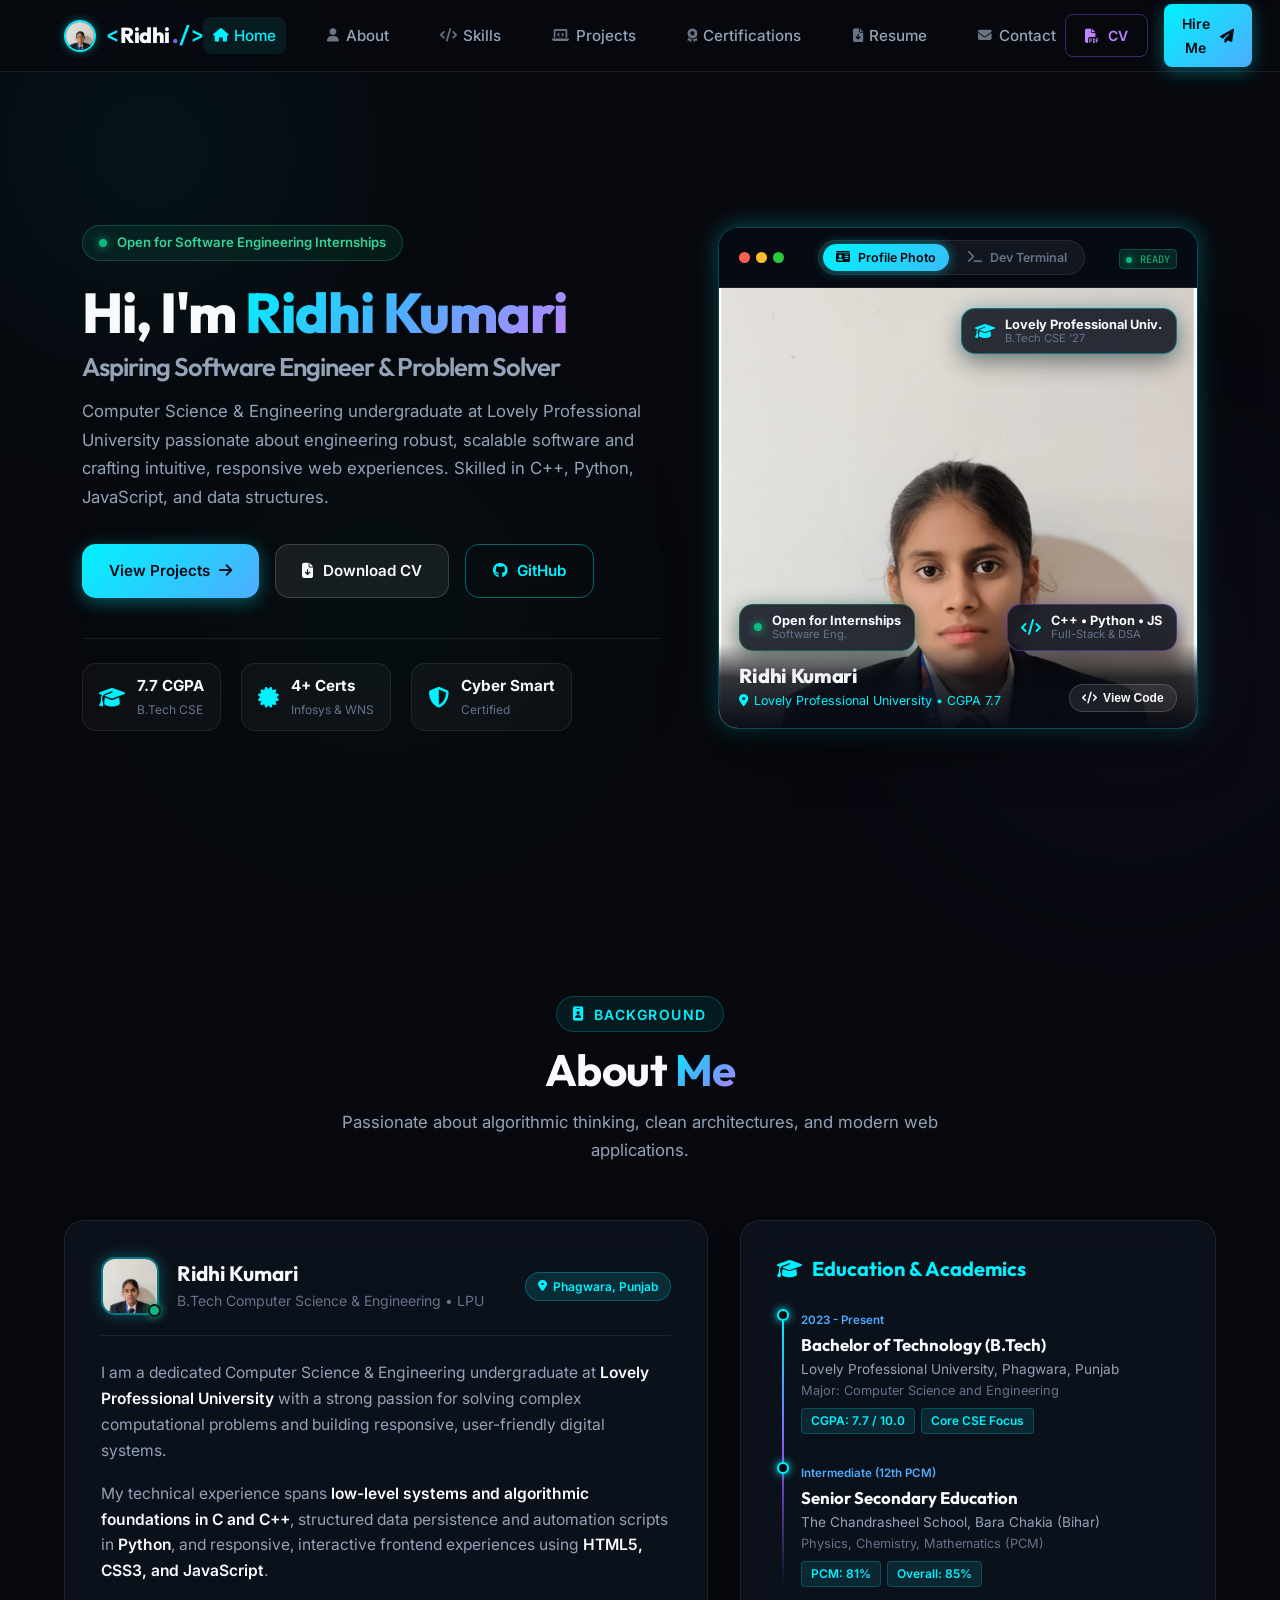
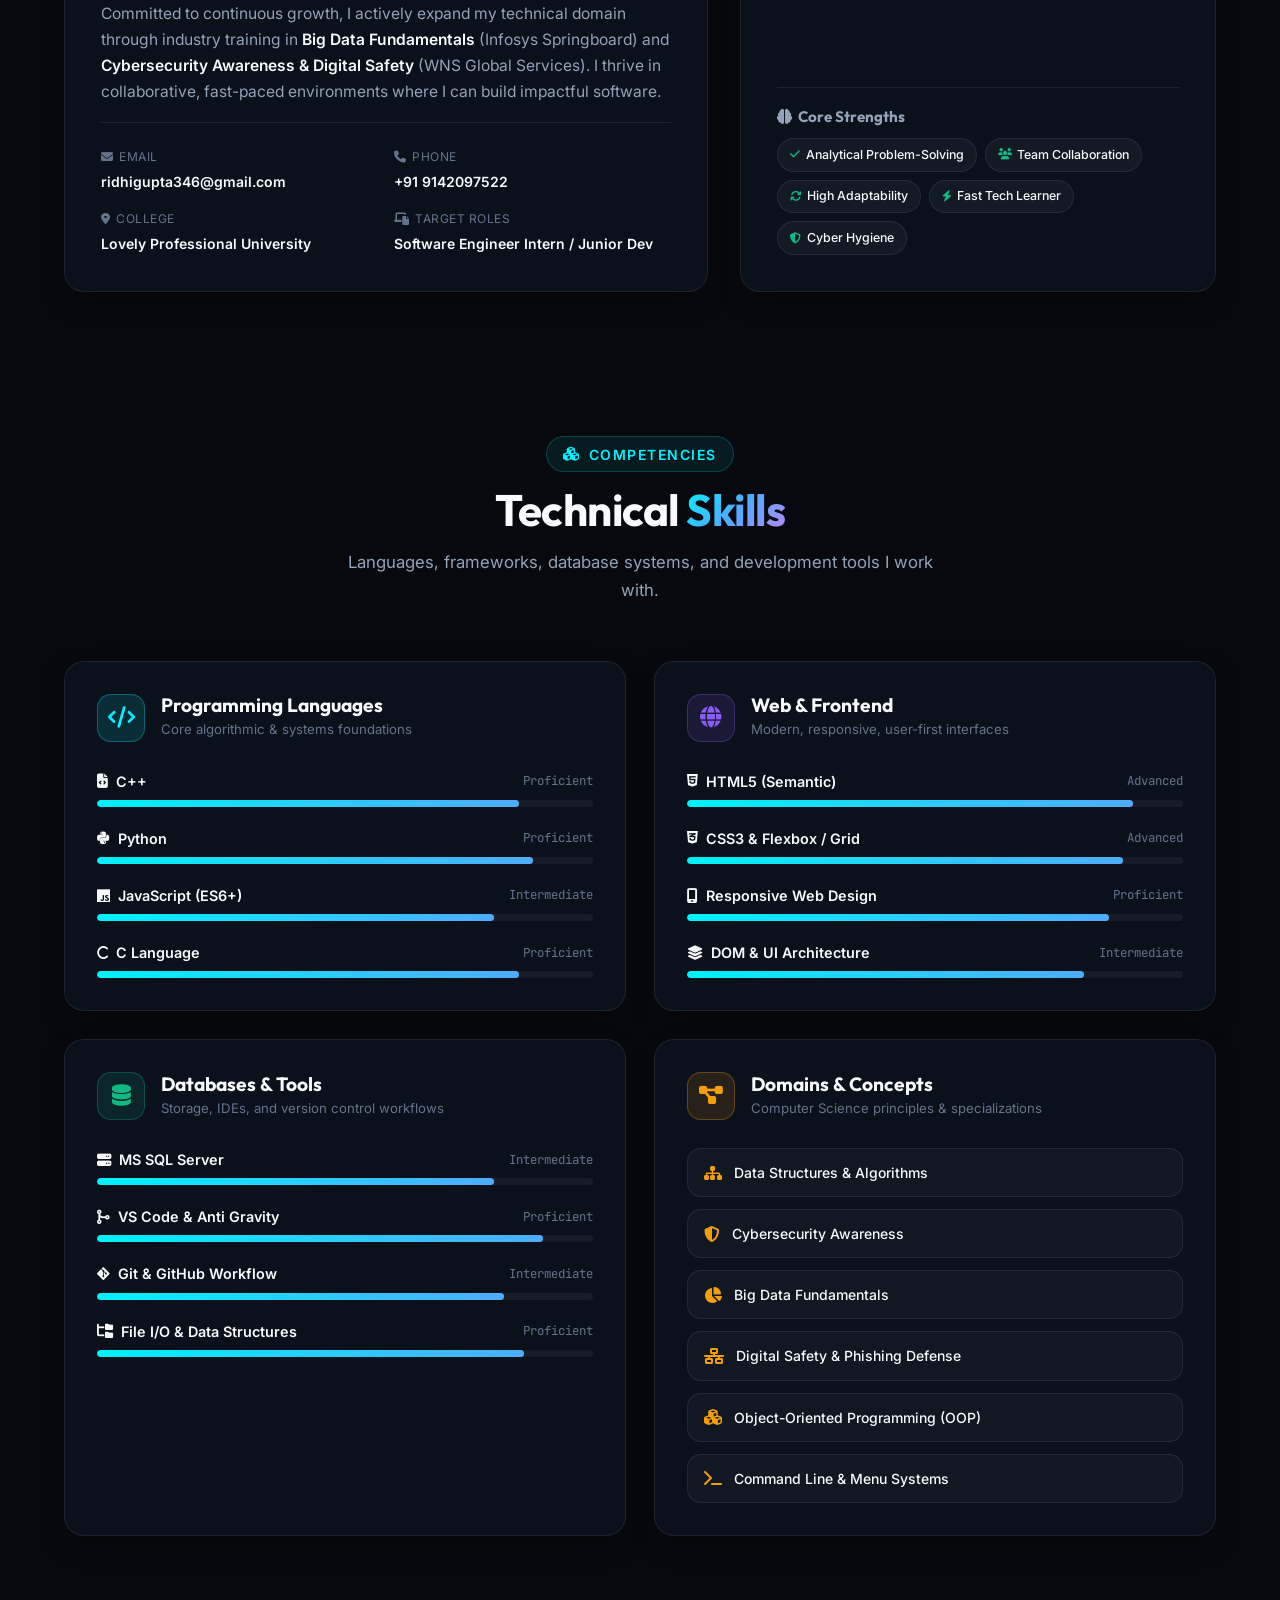
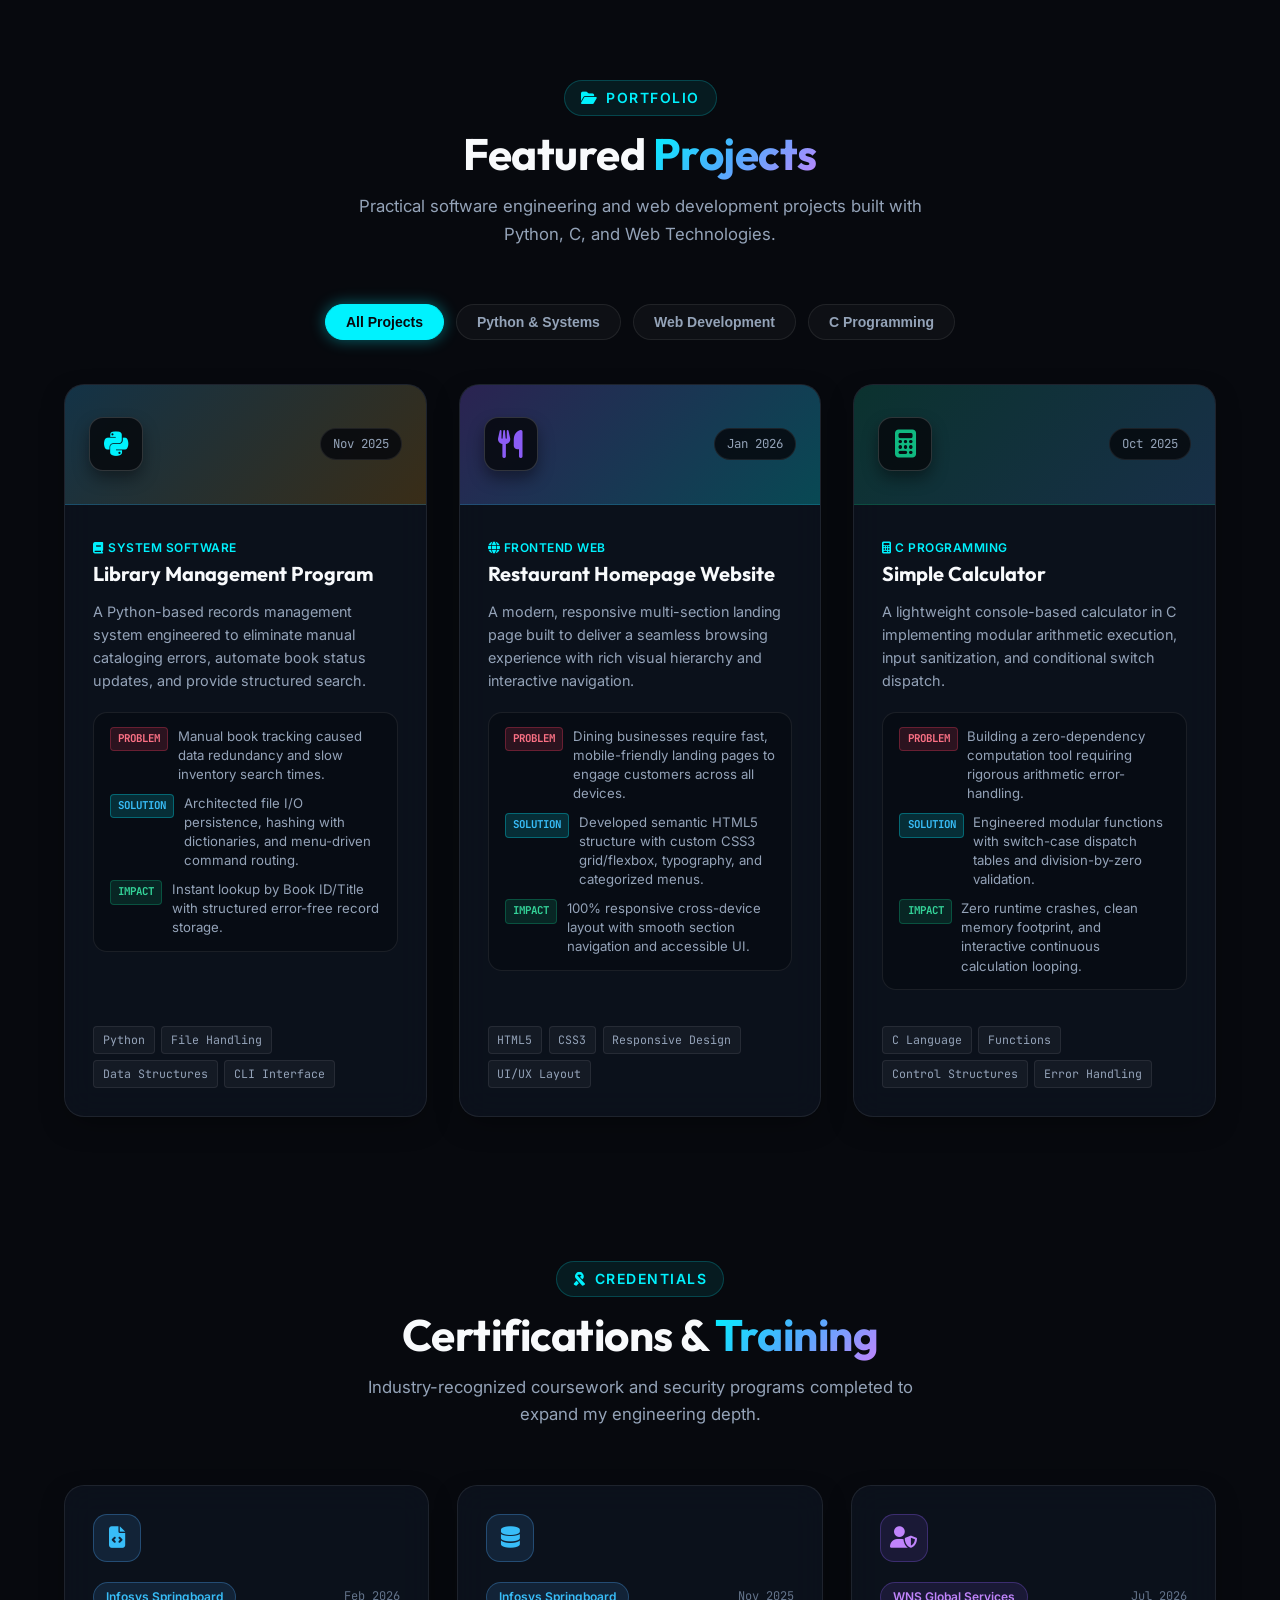
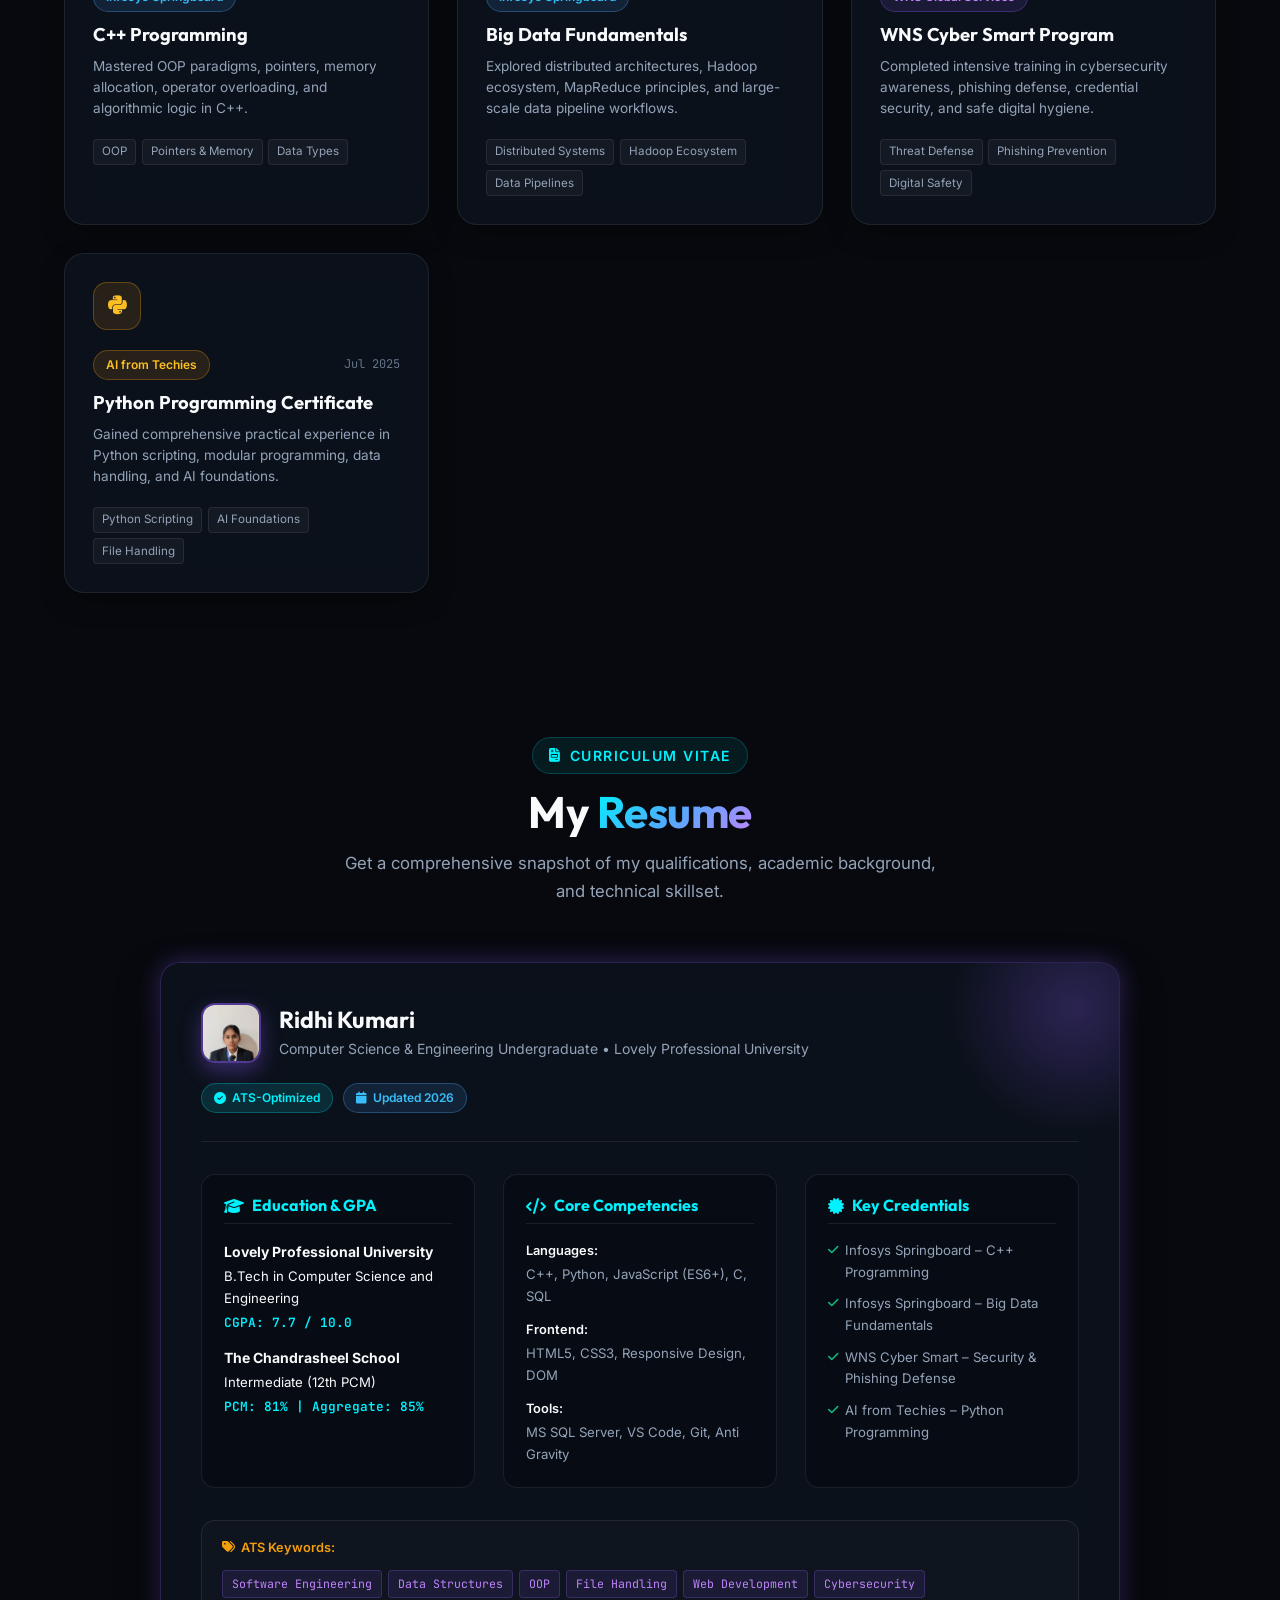
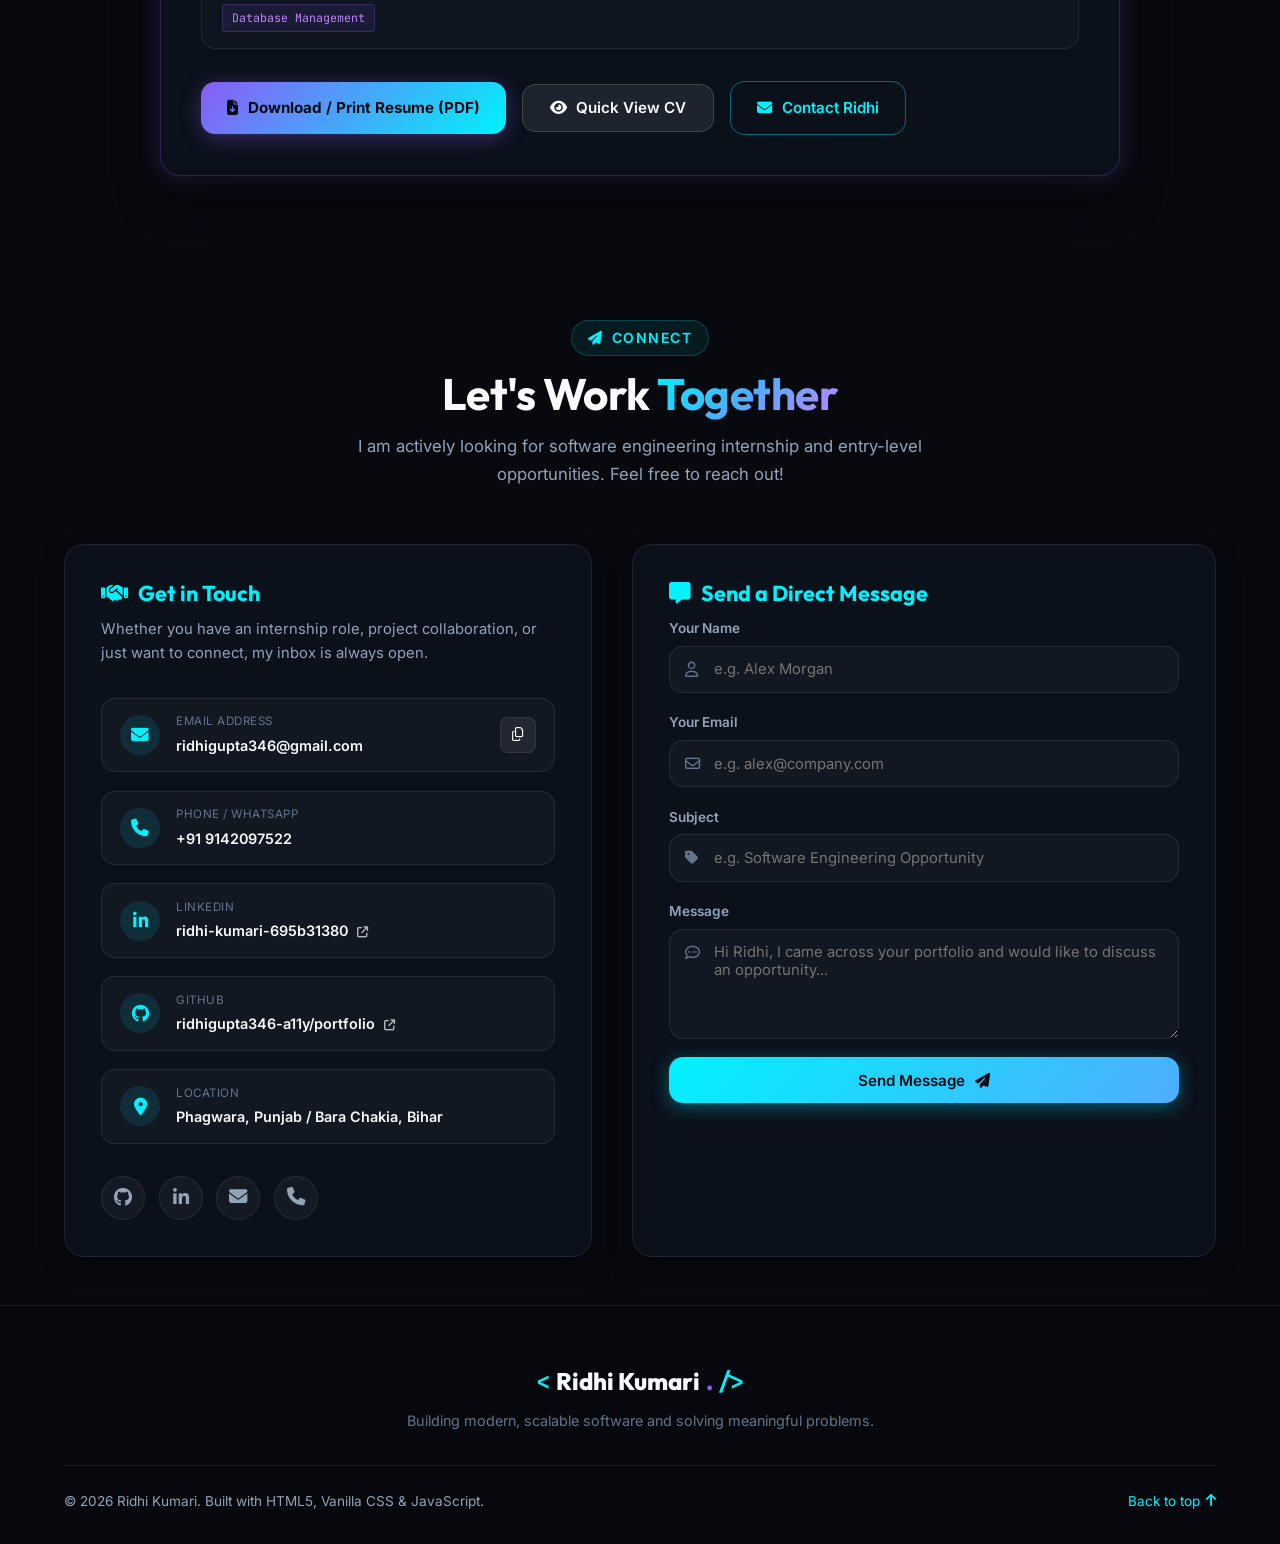
<file: index.html>
<!DOCTYPE html>
<html lang="en">
<head>
  <meta charset="UTF-8" />
  <meta name="viewport" content="width=device-width, initial-scale=1.0" />
  <title>Ridhi Kumari | Software Engineer & CSE Undergraduate</title>
  <meta name="description" content="Portfolio of Ridhi Kumari - Computer Science & Engineering student, Full-Stack Developer, and Problem Solver skilled in C++, Python, JavaScript, and Web Engineering." />
  <meta name="keywords" content="Ridhi Kumari, Software Engineer, Web Developer, CSE Portfolio, C++, Python, JavaScript, Lovely Professional University" />
  <meta name="author" content="Ridhi Kumari" />

  <!-- Open Graph Meta Tags -->
  <meta property="og:title" content="Ridhi Kumari | Software Engineer & CSE Undergraduate" />
  <meta property="og:description" content="Explore projects, skills, and certifications of Ridhi Kumari - Aspiring Software Engineer & Full-Stack Developer." />
  <meta property="og:type" content="website" />
  <meta property="og:url" content="https://github.com/ridhigupta346-a11y/portfolio" />

  <!-- Google Fonts: Inter, Outfit, JetBrains Mono -->
  <link rel="preconnect" href="https://fonts.googleapis.com" />
  <link rel="preconnect" href="https://fonts.gstatic.com" crossorigin />
  <link href="https://fonts.googleapis.com/css2?family=Inter:wght@300;400;500;600;700&family=JetBrains+Mono:wght@400;500;600&family=Outfit:wght@500;600;700;800&display=swap" rel="stylesheet" />

  <!-- Font Awesome Icons for Tech & UI -->
  <link rel="stylesheet" href="https://cdnjs.cloudflare.com/ajax/libs/font-awesome/6.5.1/css/all.min.css" />

  <!-- Main Stylesheet -->
  <link rel="stylesheet" href="styles.css" />
</head>
<body>
  <!-- Ambient Gradient Background Glows -->
  <div class="ambient-glow glow-1"></div>
  <div class="ambient-glow glow-2"></div>
  <div class="ambient-glow glow-3"></div>

  <!-- Header / Navigation -->
  <header class="header" id="header">
    <nav class="nav container">
      <a href="#hero" class="nav-logo">
        <div class="nav-avatar-wrap">
          <img src="ridhi-profile.png" alt="Ridhi Kumari" class="nav-logo-avatar" />
        </div>
        <span class="logo-bracket">&lt;</span>
        <span class="logo-name">Ridhi</span>
        <span class="logo-dot">.</span>
        <span class="logo-bracket">/&gt;</span>
      </a>

      <div class="nav-menu" id="nav-menu">
        <ul class="nav-list">
          <li class="nav-item"><a href="#hero" class="nav-link active"><i class="fa-solid fa-house"></i> Home</a></li>
          <li class="nav-item"><a href="#about" class="nav-link"><i class="fa-solid fa-user"></i> About</a></li>
          <li class="nav-item"><a href="#skills" class="nav-link"><i class="fa-solid fa-code"></i> Skills</a></li>
          <li class="nav-item"><a href="#projects" class="nav-link"><i class="fa-solid fa-laptop-code"></i> Projects</a></li>
          <li class="nav-item"><a href="#certifications" class="nav-link"><i class="fa-solid fa-award"></i> Certifications</a></li>
          <li class="nav-item"><a href="#resume" class="nav-link"><i class="fa-solid fa-file-arrow-down"></i> Resume</a></li>
          <li class="nav-item"><a href="#contact" class="nav-link"><i class="fa-solid fa-envelope"></i> Contact</a></li>
        </ul>
        <div class="nav-close" id="nav-close">
          <i class="fa-solid fa-xmark"></i>
        </div>
      </div>

      <div class="nav-actions">
        <a href="#resume" class="btn btn-sm btn-outline nav-resume-btn">
          <i class="fa-solid fa-file-pdf"></i>
          <span>CV</span>
        </a>
        <a href="#contact" class="btn btn-sm btn-primary header-cta">
          <span>Hire Me</span>
          <i class="fa-solid fa-paper-plane"></i>
        </a>
        <button class="nav-toggle" id="nav-toggle" aria-label="Toggle navigation">
          <i class="fa-solid fa-bars-staggered"></i>
        </button>
      </div>
    </nav>
  </header>

  <main id="main">
    <!-- Hero Section -->
    <section class="hero section" id="hero">
      <div class="container hero-container grid">
        <div class="hero-content">
          <div class="hero-badge animate-fade-in">
            <span class="pulse-dot"></span>
            <span>Open for Software Engineering Internships</span>
          </div>

          <h1 class="hero-title animate-fade-in-up">
            Hi, I'm <span class="gradient-text">Ridhi Kumari</span><br />
            <span class="hero-subtitle">Aspiring Software Engineer & Problem Solver</span>
          </h1>

          <p class="hero-description animate-fade-in-up delay-1">
            Computer Science & Engineering undergraduate at Lovely Professional University passionate about engineering robust, scalable software and crafting intuitive, responsive web experiences. Skilled in C++, Python, JavaScript, and data structures.
          </p>

          <div class="hero-cta-group animate-fade-in-up delay-2">
            <a href="#projects" class="btn btn-primary">
              <span>View Projects</span>
              <i class="fa-solid fa-arrow-right"></i>
            </a>
            <a href="#resume" class="btn btn-secondary">
              <i class="fa-solid fa-file-arrow-down"></i>
              <span>Download CV</span>
            </a>
            <a href="https://github.com/ridhigupta346-a11y/portfolio" target="_blank" rel="noopener noreferrer" class="btn btn-outline">
              <i class="fa-brands fa-github"></i>
              <span>GitHub</span>
            </a>
          </div>

          <!-- Quick Stat Mini-Cards -->
          <div class="hero-stats-strip animate-fade-in-up delay-3">
            <div class="stat-pill">
              <i class="fa-solid fa-graduation-cap"></i>
              <div>
                <strong>7.7 CGPA</strong>
                <span>B.Tech CSE</span>
              </div>
            </div>
            <div class="stat-pill">
              <i class="fa-solid fa-certificate"></i>
              <div>
                <strong>4+ Certs</strong>
                <span>Infosys & WNS</span>
              </div>
            </div>
            <div class="stat-pill">
              <i class="fa-solid fa-shield-halved"></i>
              <div>
                <strong>Cyber Smart</strong>
                <span>Certified</span>
              </div>
            </div>
          </div>
        </div>

        <!-- Hero Interactive Showcase: Profile Photo & Dev Terminal -->
        <div class="hero-visual animate-fade-in-right">
          <div class="hero-showcase-container glass-panel">
            <div class="showcase-header">
              <div class="terminal-dots">
                <span class="dot red"></span>
                <span class="dot yellow"></span>
                <span class="dot green"></span>
              </div>
              <div class="showcase-tabs" role="tablist">
                <button class="showcase-tab-btn active" id="tab-btn-photo" type="button" role="tab" aria-selected="true" aria-controls="tab-content-photo">
                  <i class="fa-solid fa-id-card"></i> Profile Photo
                </button>
                <button class="showcase-tab-btn" id="tab-btn-code" type="button" role="tab" aria-selected="false" aria-controls="tab-content-code">
                  <i class="fa-solid fa-terminal"></i> Dev Terminal
                </button>
              </div>
              <div class="terminal-action">
                <span class="status-indicator"><span class="pulse-dot-sm"></span> READY</span>
              </div>
            </div>

            <!-- Tab 1: Profile Photo Presentation (Active by default) -->
            <div class="showcase-tab-content active" id="tab-content-photo" role="tabpanel">
              <div class="hero-portrait-frame">
                <div class="portrait-glow-halo"></div>
                <img 
                  src="ridhi-profile.png" 
                  alt="Ridhi Kumari - Computer Science & Engineering Undergraduate at Lovely Professional University" 
                  class="hero-portrait-img"
                  fetchpriority="high"
                  width="483"
                  height="822"
                />

                <!-- Floating Badges -->
                <div class="hero-float-badge badge-top-right">
                  <i class="fa-solid fa-graduation-cap"></i>
                  <div>
                    <strong>Lovely Professional Univ.</strong>
                    <span>B.Tech CSE '27</span>
                  </div>
                </div>

                <div class="hero-float-badge badge-bottom-left">
                  <span class="pulse-dot"></span>
                  <div>
                    <strong>Open for Internships</strong>
                    <span>Software Eng.</span>
                  </div>
                </div>

                <div class="hero-float-badge badge-bottom-right">
                  <i class="fa-solid fa-code"></i>
                  <div>
                    <strong>C++ • Python • JS</strong>
                    <span>Full-Stack & DSA</span>
                  </div>
                </div>

                <!-- Bottom Gradient Nameplate -->
                <div class="portrait-bottom-info">
                  <div class="portrait-info-text">
                    <h3 class="portrait-name">Ridhi Kumari</h3>
                    <p class="portrait-subtitle"><i class="fa-solid fa-location-dot"></i> Lovely Professional University • CGPA 7.7</p>
                  </div>
                  <div class="portrait-actions">
                    <button type="button" class="btn-switch-terminal" id="btn-quick-terminal" title="Switch to Dev Terminal">
                      <i class="fa-solid fa-code"></i> <span>View Code</span>
                    </button>
                  </div>
                </div>
              </div>
            </div>

            <!-- Tab 2: Terminal Card -->
            <div class="showcase-tab-content" id="tab-content-code" role="tabpanel">
              <div class="terminal-body">
                <div class="code-line"><span class="code-keyword">class</span> <span class="code-class">SoftwareEngineer</span>:</div>
                <div class="code-line indent-1"><span class="code-keyword">def</span> <span class="code-func">__init__</span>(<span class="code-param">self</span>):</div>
                <div class="code-line indent-2"><span class="code-param">self</span>.name = <span class="code-str">"Ridhi Kumari"</span></div>
                <div class="code-line indent-2"><span class="code-param">self</span>.role = <span class="code-str">"CSE Undergrad & Dev"</span></div>
                <div class="code-line indent-2"><span class="code-param">self</span>.university = <span class="code-str">"Lovely Professional University"</span></div>
                <div class="code-line indent-2"><span class="code-param">self</span>.cgpa = <span class="code-num">7.7</span></div>
                <div class="code-line indent-2"><span class="code-param">self</span>.core_stack = [</div>
                <div class="code-line indent-3"><span class="code-str">"C++"</span>, <span class="code-str">"Python"</span>, <span class="code-str">"JavaScript"</span>, <span class="code-str">"C"</span>, <span class="code-str">"SQL"</span></div>
                <div class="code-line indent-2">]</div>
                <div class="code-line indent-2"><span class="code-param">self</span>.interests = [</div>
                <div class="code-line indent-3"><span class="code-str">"Full-Stack Web"</span>, <span class="code-str">"Data Structures"</span>, <span class="code-str">"Cybersecurity"</span></div>
                <div class="code-line indent-2">]</div>
                <div class="code-line indent-2"><span class="code-param">self</span>.open_for_work = <span class="code-bool">True</span></div>
                <br />
                <div class="code-line indent-1"><span class="code-keyword">def</span> <span class="code-func">get_status</span>(<span class="code-param">self</span>):</div>
                <div class="code-line indent-2"><span class="code-keyword">return</span> <span class="code-str">"Building scalable solutions & ready to make an impact!"</span></div>
                <br />
                <div class="code-line"><span class="code-comment"># Output:</span></div>
                <div class="terminal-output">
                  <span class="terminal-prompt">&gt;&gt;&gt;</span> <span class="typing-text" id="typing-text">Ridhi.get_status()</span>
                </div>
              </div>
            </div>
          </div>
        </div>
      </div>
    </section>

    <!-- About Me Section -->
    <section class="about section" id="about">
      <div class="container">
        <div class="section-header text-center">
          <span class="section-subtitle"><i class="fa-solid fa-id-badge"></i> Background</span>
          <h2 class="section-title">About <span class="gradient-text">Me</span></h2>
          <p class="section-desc">Passionate about algorithmic thinking, clean architectures, and modern web applications.</p>
        </div>

        <div class="about-container grid">
          <!-- About Text Story -->
          <div class="about-card glass-panel">
            <div class="about-header-highlight">
              <div class="about-avatar-wrapper">
                <div class="about-avatar-img-wrap">
                  <img src="ridhi-profile.png" alt="Ridhi Kumari" class="about-avatar-img" loading="lazy" />
                  <span class="avatar-status-badge" title="Open to Opportunities"></span>
                </div>
                <div>
                  <h3 class="about-name">Ridhi Kumari</h3>
                  <p class="about-tagline">B.Tech Computer Science & Engineering • LPU</p>
                </div>
              </div>
              <span class="badge badge-accent"><i class="fa-solid fa-location-dot"></i> Phagwara, Punjab</span>
            </div>

            <div class="about-text">
              <p>
                I am a dedicated Computer Science & Engineering undergraduate at <strong>Lovely Professional University</strong> with a strong passion for solving complex computational problems and building responsive, user-friendly digital systems.
              </p>
              <p>
                My technical experience spans <strong>low-level systems and algorithmic foundations in C and C++</strong>, structured data persistence and automation scripts in <strong>Python</strong>, and responsive, interactive frontend experiences using <strong>HTML5, CSS3, and JavaScript</strong>.
              </p>
              <p>
                Committed to continuous growth, I actively expand my technical domain through industry training in <strong>Big Data Fundamentals</strong> (Infosys Springboard) and <strong>Cybersecurity Awareness & Digital Safety</strong> (WNS Global Services). I thrive in collaborative, fast-paced environments where I can build impactful software.
              </p>
            </div>

            <div class="about-meta-grid">
              <div class="meta-item">
                <span class="meta-label"><i class="fa-solid fa-envelope"></i> Email</span>
                <span class="meta-val">ridhigupta346@gmail.com</span>
              </div>
              <div class="meta-item">
                <span class="meta-label"><i class="fa-solid fa-phone"></i> Phone</span>
                <span class="meta-val">+91 9142097522</span>
              </div>
              <div class="meta-item">
                <span class="meta-label"><i class="fa-solid fa-location-dot"></i> College</span>
                <span class="meta-val">Lovely Professional University</span>
              </div>
              <div class="meta-item">
                <span class="meta-label"><i class="fa-solid fa-laptop-file"></i> Target Roles</span>
                <span class="meta-val">Software Engineer Intern / Junior Dev</span>
              </div>
            </div>
          </div>

          <!-- Education & Academic Track Card -->
          <div class="education-card glass-panel">
            <h3 class="card-heading"><i class="fa-solid fa-graduation-cap"></i> Education & Academics</h3>

            <div class="timeline">
              <!-- LPU -->
              <div class="timeline-item">
                <div class="timeline-dot"></div>
                <div class="timeline-content">
                  <div class="timeline-badge">2023 - Present</div>
                  <h4 class="timeline-title">Bachelor of Technology (B.Tech)</h4>
                  <p class="timeline-institution">Lovely Professional University, Phagwara, Punjab</p>
                  <p class="timeline-major">Major: Computer Science and Engineering</p>
                  <div class="timeline-highlight">
                    <span class="pill-highlight">CGPA: 7.7 / 10.0</span>
                    <span class="pill-highlight">Core CSE Focus</span>
                  </div>
                </div>
              </div>

              <!-- School -->
              <div class="timeline-item">
                <div class="timeline-dot"></div>
                <div class="timeline-content">
                  <div class="timeline-badge">Intermediate (12th PCM)</div>
                  <h4 class="timeline-title">Senior Secondary Education</h4>
                  <p class="timeline-institution">The Chandrasheel School, Bara Chakia (Bihar)</p>
                  <p class="timeline-major">Physics, Chemistry, Mathematics (PCM)</p>
                  <div class="timeline-highlight">
                    <span class="pill-highlight">PCM: 81%</span>
                    <span class="pill-highlight">Overall: 85%</span>
                  </div>
                </div>
              </div>
            </div>

            <!-- Soft Skills Pills -->
            <div class="soft-skills-section">
              <h4 class="subheading"><i class="fa-solid fa-brain"></i> Core Strengths</h4>
              <div class="pill-group">
                <span class="skill-pill"><i class="fa-solid fa-check"></i> Analytical Problem-Solving</span>
                <span class="skill-pill"><i class="fa-solid fa-users"></i> Team Collaboration</span>
                <span class="skill-pill"><i class="fa-solid fa-arrows-rotate"></i> High Adaptability</span>
                <span class="skill-pill"><i class="fa-solid fa-bolt"></i> Fast Tech Learner</span>
                <span class="skill-pill"><i class="fa-solid fa-shield-halved"></i> Cyber Hygiene</span>
              </div>
            </div>
          </div>
        </div>
      </div>
    </section>

    <!-- Tech Stack Section -->
    <section class="skills section" id="skills">
      <div class="container">
        <div class="section-header text-center">
          <span class="section-subtitle"><i class="fa-solid fa-cubes"></i> Competencies</span>
          <h2 class="section-title">Technical <span class="gradient-text">Skills</span></h2>
          <p class="section-desc">Languages, frameworks, database systems, and development tools I work with.</p>
        </div>

        <div class="skills-grid">
          <!-- Programming Languages -->
          <div class="skill-category-card glass-panel">
            <div class="category-header">
              <div class="category-icon icon-cyan">
                <i class="fa-solid fa-code"></i>
              </div>
              <div>
                <h3 class="category-title">Programming Languages</h3>
                <p class="category-desc">Core algorithmic & systems foundations</p>
              </div>
            </div>

            <div class="skill-items">
              <div class="skill-item">
                <div class="skill-info">
                  <span class="skill-name"><i class="fa-solid fa-file-code"></i> C++</span>
                  <span class="skill-level">Proficient</span>
                </div>
                <div class="skill-progress-bg">
                  <div class="skill-progress-bar" style="width: 85%;"></div>
                </div>
              </div>

              <div class="skill-item">
                <div class="skill-info">
                  <span class="skill-name"><i class="fa-brands fa-python"></i> Python</span>
                  <span class="skill-level">Proficient</span>
                </div>
                <div class="skill-progress-bg">
                  <div class="skill-progress-bar" style="width: 88%;"></div>
                </div>
              </div>

              <div class="skill-item">
                <div class="skill-info">
                  <span class="skill-name"><i class="fa-brands fa-js"></i> JavaScript (ES6+)</span>
                  <span class="skill-level">Intermediate</span>
                </div>
                <div class="skill-progress-bg">
                  <div class="skill-progress-bar" style="width: 80%;"></div>
                </div>
              </div>

              <div class="skill-item">
                <div class="skill-info">
                  <span class="skill-name"><i class="fa-solid fa-c"></i> C Language</span>
                  <span class="skill-level">Proficient</span>
                </div>
                <div class="skill-progress-bg">
                  <div class="skill-progress-bar" style="width: 85%;"></div>
                </div>
              </div>
            </div>
          </div>

          <!-- Web Development & UI/UX -->
          <div class="skill-category-card glass-panel">
            <div class="category-header">
              <div class="category-icon icon-violet">
                <i class="fa-solid fa-globe"></i>
              </div>
              <div>
                <h3 class="category-title">Web & Frontend</h3>
                <p class="category-desc">Modern, responsive, user-first interfaces</p>
              </div>
            </div>

            <div class="skill-items">
              <div class="skill-item">
                <div class="skill-info">
                  <span class="skill-name"><i class="fa-brands fa-html5"></i> HTML5 (Semantic)</span>
                  <span class="skill-level">Advanced</span>
                </div>
                <div class="skill-progress-bg">
                  <div class="skill-progress-bar" style="width: 90%;"></div>
                </div>
              </div>

              <div class="skill-item">
                <div class="skill-info">
                  <span class="skill-name"><i class="fa-brands fa-css3-alt"></i> CSS3 & Flexbox / Grid</span>
                  <span class="skill-level">Advanced</span>
                </div>
                <div class="skill-progress-bg">
                  <div class="skill-progress-bar" style="width: 88%;"></div>
                </div>
              </div>

              <div class="skill-item">
                <div class="skill-info">
                  <span class="skill-name"><i class="fa-solid fa-mobile-screen"></i> Responsive Web Design</span>
                  <span class="skill-level">Proficient</span>
                </div>
                <div class="skill-progress-bg">
                  <div class="skill-progress-bar" style="width: 85%;"></div>
                </div>
              </div>

              <div class="skill-item">
                <div class="skill-info">
                  <span class="skill-name"><i class="fa-solid fa-layer-group"></i> DOM & UI Architecture</span>
                  <span class="skill-level">Intermediate</span>
                </div>
                <div class="skill-progress-bg">
                  <div class="skill-progress-bar" style="width: 80%;"></div>
                </div>
              </div>
            </div>
          </div>

          <!-- Database & Developer Tools -->
          <div class="skill-category-card glass-panel">
            <div class="category-header">
              <div class="category-icon icon-emerald">
                <i class="fa-solid fa-database"></i>
              </div>
              <div>
                <h3 class="category-title">Databases & Tools</h3>
                <p class="category-desc">Storage, IDEs, and version control workflows</p>
              </div>
            </div>

            <div class="skill-items">
              <div class="skill-item">
                <div class="skill-info">
                  <span class="skill-name"><i class="fa-solid fa-server"></i> MS SQL Server</span>
                  <span class="skill-level">Intermediate</span>
                </div>
                <div class="skill-progress-bg">
                  <div class="skill-progress-bar" style="width: 80%;"></div>
                </div>
              </div>

              <div class="skill-item">
                <div class="skill-info">
                  <span class="skill-name"><i class="fa-solid fa-code-merge"></i> VS Code & Anti Gravity</span>
                  <span class="skill-level">Proficient</span>
                </div>
                <div class="skill-progress-bg">
                  <div class="skill-progress-bar" style="width: 90%;"></div>
                </div>
              </div>

              <div class="skill-item">
                <div class="skill-info">
                  <span class="skill-name"><i class="fa-brands fa-git-alt"></i> Git & GitHub Workflow</span>
                  <span class="skill-level">Intermediate</span>
                </div>
                <div class="skill-progress-bg">
                  <div class="skill-progress-bar" style="width: 82%;"></div>
                </div>
              </div>

              <div class="skill-item">
                <div class="skill-info">
                  <span class="skill-name"><i class="fa-solid fa-folder-tree"></i> File I/O & Data Structures</span>
                  <span class="skill-level">Proficient</span>
                </div>
                <div class="skill-progress-bg">
                  <div class="skill-progress-bar" style="width: 86%;"></div>
                </div>
              </div>
            </div>
          </div>

          <!-- Core CS Domains & Knowledge Areas -->
          <div class="skill-category-card glass-panel">
            <div class="category-header">
              <div class="category-icon icon-amber">
                <i class="fa-solid fa-diagram-project"></i>
              </div>
              <div>
                <h3 class="category-title">Domains & Concepts</h3>
                <p class="category-desc">Computer Science principles & specializations</p>
              </div>
            </div>

            <div class="domain-badges">
              <div class="domain-chip"><i class="fa-solid fa-sitemap"></i> Data Structures & Algorithms</div>
              <div class="domain-chip"><i class="fa-solid fa-shield-halved"></i> Cybersecurity Awareness</div>
              <div class="domain-chip"><i class="fa-solid fa-chart-pie"></i> Big Data Fundamentals</div>
              <div class="domain-chip"><i class="fa-solid fa-network-wired"></i> Digital Safety & Phishing Defense</div>
              <div class="domain-chip"><i class="fa-solid fa-cubes"></i> Object-Oriented Programming (OOP)</div>
              <div class="domain-chip"><i class="fa-solid fa-terminal"></i> Command Line & Menu Systems</div>
            </div>
          </div>
        </div>
      </div>
    </section>

    <!-- Featured Projects Section -->
    <section class="projects section" id="projects">
      <div class="container">
        <div class="section-header text-center">
          <span class="section-subtitle"><i class="fa-solid fa-folder-open"></i> Portfolio</span>
          <h2 class="section-title">Featured <span class="gradient-text">Projects</span></h2>
          <p class="section-desc">Practical software engineering and web development projects built with Python, C, and Web Technologies.</p>
        </div>

        <!-- Project Filter Buttons -->
        <div class="project-filters">
          <button class="filter-btn active" data-filter="all">All Projects</button>
          <button class="filter-btn" data-filter="python">Python & Systems</button>
          <button class="filter-btn" data-filter="web">Web Development</button>
          <button class="filter-btn" data-filter="c">C Programming</button>
        </div>

        <div class="projects-grid">
          <!-- Project 1: Library Management Program -->
          <article class="project-card glass-panel" data-category="python">
            <div class="project-banner banner-python">
              <div class="project-icon-badge">
                <i class="fa-brands fa-python"></i>
              </div>
              <div class="project-date">Nov 2025</div>
            </div>

            <div class="project-content">
              <div class="project-header">
                <span class="project-type"><i class="fa-solid fa-book"></i> System Software</span>
                <h3 class="project-title">Library Management Program</h3>
              </div>

              <p class="project-summary">
                A Python-based records management system engineered to eliminate manual cataloging errors, automate book status updates, and provide structured search.
              </p>

              <!-- STAR Problem & Solution breakdown -->
              <div class="project-details-box">
                <div class="detail-row">
                  <span class="detail-tag tag-problem">Problem</span>
                  <span class="detail-text">Manual book tracking caused data redundancy and slow inventory search times.</span>
                </div>
                <div class="detail-row">
                  <span class="detail-tag tag-solution">Solution</span>
                  <span class="detail-text">Architected file I/O persistence, hashing with dictionaries, and menu-driven command routing.</span>
                </div>
                <div class="detail-row">
                  <span class="detail-tag tag-impact">Impact</span>
                  <span class="detail-text">Instant lookup by Book ID/Title with structured error-free record storage.</span>
                </div>
              </div>

              <div class="project-tags">
                <span class="tag">Python</span>
                <span class="tag">File Handling</span>
                <span class="tag">Data Structures</span>
                <span class="tag">CLI Interface</span>
              </div>
            </div>
          </article>

          <!-- Project 2: Restaurant Homepage Website -->
          <article class="project-card glass-panel" data-category="web">
            <div class="project-banner banner-web">
              <div class="project-icon-badge">
                <i class="fa-solid fa-utensils"></i>
              </div>
              <div class="project-date">Jan 2026</div>
            </div>

            <div class="project-content">
              <div class="project-header">
                <span class="project-type"><i class="fa-solid fa-globe"></i> Frontend Web</span>
                <h3 class="project-title">Restaurant Homepage Website</h3>
              </div>

              <p class="project-summary">
                A modern, responsive multi-section landing page built to deliver a seamless browsing experience with rich visual hierarchy and interactive navigation.
              </p>

              <!-- STAR Problem & Solution breakdown -->
              <div class="project-details-box">
                <div class="detail-row">
                  <span class="detail-tag tag-problem">Problem</span>
                  <span class="detail-text">Dining businesses require fast, mobile-friendly landing pages to engage customers across all devices.</span>
                </div>
                <div class="detail-row">
                  <span class="detail-tag tag-solution">Solution</span>
                  <span class="detail-text">Developed semantic HTML5 structure with custom CSS3 grid/flexbox, typography, and categorized menus.</span>
                </div>
                <div class="detail-row">
                  <span class="detail-tag tag-impact">Impact</span>
                  <span class="detail-text">100% responsive cross-device layout with smooth section navigation and accessible UI.</span>
                </div>
              </div>

              <div class="project-tags">
                <span class="tag">HTML5</span>
                <span class="tag">CSS3</span>
                <span class="tag">Responsive Design</span>
                <span class="tag">UI/UX Layout</span>
              </div>
            </div>
          </article>

          <!-- Project 3: Simple Calculator in C -->
          <article class="project-card glass-panel" data-category="c">
            <div class="project-banner banner-c">
              <div class="project-icon-badge">
                <i class="fa-solid fa-calculator"></i>
              </div>
              <div class="project-date">Oct 2025</div>
            </div>

            <div class="project-content">
              <div class="project-header">
                <span class="project-type"><i class="fa-solid fa-calculator"></i> C Programming</span>
                <h3 class="project-title">Simple Calculator</h3>
              </div>

              <p class="project-summary">
                A lightweight console-based calculator in C implementing modular arithmetic execution, input sanitization, and conditional switch dispatch.
              </p>

              <!-- STAR Problem & Solution breakdown -->
              <div class="project-details-box">
                <div class="detail-row">
                  <span class="detail-tag tag-problem">Problem</span>
                  <span class="detail-text">Building a zero-dependency computation tool requiring rigorous arithmetic error-handling.</span>
                </div>
                <div class="detail-row">
                  <span class="detail-tag tag-solution">Solution</span>
                  <span class="detail-text">Engineered modular functions with switch-case dispatch tables and division-by-zero validation.</span>
                </div>
                <div class="detail-row">
                  <span class="detail-tag tag-impact">Impact</span>
                  <span class="detail-text">Zero runtime crashes, clean memory footprint, and interactive continuous calculation looping.</span>
                </div>
              </div>

              <div class="project-tags">
                <span class="tag">C Language</span>
                <span class="tag">Functions</span>
                <span class="tag">Control Structures</span>
                <span class="tag">Error Handling</span>
              </div>
            </div>
          </article>
        </div>
      </div>
    </section>

    <!-- Certifications & Training Section -->
    <section class="certifications section" id="certifications">
      <div class="container">
        <div class="section-header text-center">
          <span class="section-subtitle"><i class="fa-solid fa-ribbon"></i> Credentials</span>
          <h2 class="section-title">Certifications & <span class="gradient-text">Training</span></h2>
          <p class="section-desc">Industry-recognized coursework and security programs completed to expand my engineering depth.</p>
        </div>

        <div class="cert-grid">
          <!-- Cert 1: Infosys C++ -->
          <div class="cert-card glass-panel">
            <div class="cert-icon-wrapper cert-infosys">
              <i class="fa-solid fa-file-code"></i>
            </div>
            <div class="cert-details">
              <div class="cert-badge-date">
                <span class="badge badge-infosys">Infosys Springboard</span>
                <span class="cert-date">Feb 2026</span>
              </div>
              <h3 class="cert-title">C++ Programming</h3>
              <p class="cert-desc">Mastered OOP paradigms, pointers, memory allocation, operator overloading, and algorithmic logic in C++.</p>
              <div class="cert-skill-tags">
                <span>OOP</span>
                <span>Pointers & Memory</span>
                <span>Data Types</span>
              </div>
            </div>
          </div>

          <!-- Cert 2: Infosys Big Data -->
          <div class="cert-card glass-panel">
            <div class="cert-icon-wrapper cert-infosys">
              <i class="fa-solid fa-database"></i>
            </div>
            <div class="cert-details">
              <div class="cert-badge-date">
                <span class="badge badge-infosys">Infosys Springboard</span>
                <span class="cert-date">Nov 2025</span>
              </div>
              <h3 class="cert-title">Big Data Fundamentals</h3>
              <p class="cert-desc">Explored distributed architectures, Hadoop ecosystem, MapReduce principles, and large-scale data pipeline workflows.</p>
              <div class="cert-skill-tags">
                <span>Distributed Systems</span>
                <span>Hadoop Ecosystem</span>
                <span>Data Pipelines</span>
              </div>
            </div>
          </div>

          <!-- Cert 3: WNS Cyber Smart -->
          <div class="cert-card glass-panel">
            <div class="cert-icon-wrapper cert-wns">
              <i class="fa-solid fa-user-shield"></i>
            </div>
            <div class="cert-details">
              <div class="cert-badge-date">
                <span class="badge badge-wns">WNS Global Services</span>
                <span class="cert-date">Jul 2026</span>
              </div>
              <h3 class="cert-title">WNS Cyber Smart Program</h3>
              <p class="cert-desc">Completed intensive training in cybersecurity awareness, phishing defense, credential security, and safe digital hygiene.</p>
              <div class="cert-skill-tags">
                <span>Threat Defense</span>
                <span>Phishing Prevention</span>
                <span>Digital Safety</span>
              </div>
            </div>
          </div>

          <!-- Cert 4: Python AI from Techies -->
          <div class="cert-card glass-panel">
            <div class="cert-icon-wrapper cert-python">
              <i class="fa-brands fa-python"></i>
            </div>
            <div class="cert-details">
              <div class="cert-badge-date">
                <span class="badge badge-python">AI from Techies</span>
                <span class="cert-date">Jul 2025</span>
              </div>
              <h3 class="cert-title">Python Programming Certificate</h3>
              <p class="cert-desc">Gained comprehensive practical experience in Python scripting, modular programming, data handling, and AI foundations.</p>
              <div class="cert-skill-tags">
                <span>Python Scripting</span>
                <span>AI Foundations</span>
                <span>File Handling</span>
              </div>
            </div>
          </div>
        </div>
      </div>
    </section>

    <!-- Resume & CV Download Section -->
    <section class="resume-section section" id="resume">
      <div class="container">
        <div class="section-header text-center">
          <span class="section-subtitle"><i class="fa-solid fa-file-invoice"></i> Curriculum Vitae</span>
          <h2 class="section-title">My <span class="gradient-text">Resume</span></h2>
          <p class="section-desc">Get a comprehensive snapshot of my qualifications, academic background, and technical skillset.</p>
        </div>

        <div class="resume-container">
          <div class="resume-card glass-panel">
            <div class="resume-card-glow"></div>
            
            <div class="resume-card-header">
              <div class="resume-user-profile">
                <div class="resume-avatar-frame">
                  <img src="ridhi-profile.png" alt="Ridhi Kumari" class="resume-avatar-img" loading="lazy" />
                </div>
                <div>
                  <h3 class="resume-candidate-name">Ridhi Kumari</h3>
                  <p class="resume-candidate-role">Computer Science & Engineering Undergraduate • Lovely Professional University</p>
                </div>
              </div>
              <div class="resume-badge-group">
                <span class="badge badge-accent"><i class="fa-solid fa-check-circle"></i> ATS-Optimized</span>
                <span class="badge badge-infosys"><i class="fa-solid fa-calendar"></i> Updated 2026</span>
              </div>
            </div>

            <div class="resume-highlights-grid">
              <!-- Academic Column -->
              <div class="resume-col">
                <h4 class="resume-col-title"><i class="fa-solid fa-graduation-cap"></i> Education & GPA</h4>
                <div class="resume-item-mini">
                  <strong>Lovely Professional University</strong>
                  <span>B.Tech in Computer Science and Engineering</span>
                  <span class="resume-accent-text">CGPA: 7.7 / 10.0</span>
                </div>
                <div class="resume-item-mini">
                  <strong>The Chandrasheel School</strong>
                  <span>Intermediate (12th PCM)</span>
                  <span class="resume-accent-text">PCM: 81% | Aggregate: 85%</span>
                </div>
              </div>

              <!-- Core Stack Column -->
              <div class="resume-col">
                <h4 class="resume-col-title"><i class="fa-solid fa-code"></i> Core Competencies</h4>
                <div class="resume-skills-list">
                  <div class="resume-skill-row">
                    <span class="skill-type">Languages:</span>
                    <span class="skill-names">C++, Python, JavaScript (ES6+), C, SQL</span>
                  </div>
                  <div class="resume-skill-row">
                    <span class="skill-type">Frontend:</span>
                    <span class="skill-names">HTML5, CSS3, Responsive Design, DOM</span>
                  </div>
                  <div class="resume-skill-row">
                    <span class="skill-type">Tools:</span>
                    <span class="skill-names">MS SQL Server, VS Code, Git, Anti Gravity</span>
                  </div>
                </div>
              </div>

              <!-- Credentials & Training -->
              <div class="resume-col">
                <h4 class="resume-col-title"><i class="fa-solid fa-certificate"></i> Key Credentials</h4>
                <ul class="resume-bullets">
                  <li><i class="fa-solid fa-check"></i> Infosys Springboard – C++ Programming</li>
                  <li><i class="fa-solid fa-check"></i> Infosys Springboard – Big Data Fundamentals</li>
                  <li><i class="fa-solid fa-check"></i> WNS Cyber Smart – Security & Phishing Defense</li>
                  <li><i class="fa-solid fa-check"></i> AI from Techies – Python Programming</li>
                </ul>
              </div>
            </div>

            <!-- ATS Key Tags -->
            <div class="resume-ats-strip">
              <span class="ats-label"><i class="fa-solid fa-tags"></i> ATS Keywords:</span>
              <div class="ats-tags">
                <span class="ats-tag">Software Engineering</span>
                <span class="ats-tag">Data Structures</span>
                <span class="ats-tag">OOP</span>
                <span class="ats-tag">File Handling</span>
                <span class="ats-tag">Web Development</span>
                <span class="ats-tag">Cybersecurity</span>
                <span class="ats-tag">Database Management</span>
              </div>
            </div>

            <!-- Download & Action Buttons -->
            <div class="resume-card-actions">
              <a href="resume.html" target="_blank" class="btn btn-primary resume-btn-main">
                <i class="fa-solid fa-file-arrow-down"></i>
                <span>Download / Print Resume (PDF)</span>
              </a>
              <button class="btn btn-secondary modal-trigger" data-modal="modal-resume-view">
                <i class="fa-solid fa-eye"></i>
                <span>Quick View CV</span>
              </button>
              <a href="#contact" class="btn btn-outline">
                <i class="fa-solid fa-envelope"></i>
                <span>Contact Ridhi</span>
              </a>
            </div>
          </div>
        </div>
      </div>
    </section>

    <!-- Contact Section -->
    <section class="contact section" id="contact">
      <div class="container">
        <div class="section-header text-center">
          <span class="section-subtitle"><i class="fa-solid fa-paper-plane"></i> Connect</span>
          <h2 class="section-title">Let's Work <span class="gradient-text">Together</span></h2>
          <p class="section-desc">I am actively looking for software engineering internship and entry-level opportunities. Feel free to reach out!</p>
        </div>

        <div class="contact-container grid">
          <!-- Left: Contact Details & Quick Copy Card -->
          <div class="contact-info-card glass-panel">
            <h3 class="contact-card-title"><i class="fa-solid fa-handshake"></i> Get in Touch</h3>
            <p class="contact-card-desc">
              Whether you have an internship role, project collaboration, or just want to connect, my inbox is always open.
            </p>

            <div class="contact-links">
              <!-- Email Item with Copy Button -->
              <div class="contact-item">
                <div class="contact-icon">
                  <i class="fa-solid fa-envelope"></i>
                </div>
                <div class="contact-text">
                  <span class="contact-label">Email Address</span>
                  <a href="mailto:ridhigupta346@gmail.com" class="contact-value" id="email-text">ridhigupta346@gmail.com</a>
                </div>
                <button class="copy-btn" id="copy-email-btn" title="Copy email address" aria-label="Copy email">
                  <i class="fa-regular fa-copy"></i>
                  <span class="copy-tooltip" id="copy-tooltip">Copy</span>
                </button>
              </div>

              <!-- Phone Item -->
              <div class="contact-item">
                <div class="contact-icon">
                  <i class="fa-solid fa-phone"></i>
                </div>
                <div class="contact-text">
                  <span class="contact-label">Phone / WhatsApp</span>
                  <a href="tel:+919142097522" class="contact-value">+91 9142097522</a>
                </div>
              </div>

              <!-- LinkedIn Item -->
              <div class="contact-item">
                <div class="contact-icon">
                  <i class="fa-brands fa-linkedin-in"></i>
                </div>
                <div class="contact-text">
                  <span class="contact-label">LinkedIn</span>
                  <a href="https://www.linkedin.com/in/ridhi-kumari-695b31380/" target="_blank" rel="noopener noreferrer" class="contact-value">
                    ridhi-kumari-695b31380
                    <i class="fa-solid fa-arrow-up-right-from-square external-link-icon"></i>
                  </a>
                </div>
              </div>

              <!-- GitHub Item -->
              <div class="contact-item">
                <div class="contact-icon">
                  <i class="fa-brands fa-github"></i>
                </div>
                <div class="contact-text">
                  <span class="contact-label">GitHub</span>
                  <a href="https://github.com/ridhigupta346-a11y/portfolio" target="_blank" rel="noopener noreferrer" class="contact-value">
                    ridhigupta346-a11y/portfolio
                    <i class="fa-solid fa-arrow-up-right-from-square external-link-icon"></i>
                  </a>
                </div>
              </div>

              <!-- Location Item -->
              <div class="contact-item">
                <div class="contact-icon">
                  <i class="fa-solid fa-location-dot"></i>
                </div>
                <div class="contact-text">
                  <span class="contact-label">Location</span>
                  <span class="contact-value">Phagwara, Punjab / Bara Chakia, Bihar</span>
                </div>
              </div>
            </div>

            <!-- Social Links Row -->
            <div class="social-links-bar">
              <a href="https://github.com/ridhigupta346-a11y/portfolio" target="_blank" rel="noopener noreferrer" class="social-circle" aria-label="GitHub">
                <i class="fa-brands fa-github"></i>
              </a>
              <a href="https://www.linkedin.com/in/ridhi-kumari-695b31380/" target="_blank" rel="noopener noreferrer" class="social-circle" aria-label="LinkedIn">
                <i class="fa-brands fa-linkedin-in"></i>
              </a>
              <a href="mailto:ridhigupta346@gmail.com" class="social-circle" aria-label="Email">
                <i class="fa-solid fa-envelope"></i>
              </a>
              <a href="tel:+919142097522" class="social-circle" aria-label="Phone">
                <i class="fa-solid fa-phone"></i>
              </a>
            </div>
          </div>

          <!-- Right: Interactive Message Form -->
          <div class="contact-form-card glass-panel">
            <h3 class="contact-card-title"><i class="fa-solid fa-message"></i> Send a Direct Message</h3>
            <form id="contact-form" class="contact-form">
              <div class="form-group">
                <label for="sender-name" class="form-label">Your Name</label>
                <div class="input-wrapper">
                  <i class="fa-regular fa-user input-icon"></i>
                  <input type="text" id="sender-name" class="form-input" placeholder="e.g. Alex Morgan" required />
                </div>
              </div>

              <div class="form-group">
                <label for="sender-email" class="form-label">Your Email</label>
                <div class="input-wrapper">
                  <i class="fa-regular fa-envelope input-icon"></i>
                  <input type="email" id="sender-email" class="form-input" placeholder="e.g. alex@company.com" required />
                </div>
              </div>

              <div class="form-group">
                <label for="sender-subject" class="form-label">Subject</label>
                <div class="input-wrapper">
                  <i class="fa-solid fa-tag input-icon"></i>
                  <input type="text" id="sender-subject" class="form-input" placeholder="e.g. Software Engineering Opportunity" required />
                </div>
              </div>

              <div class="form-group">
                <label for="sender-message" class="form-label">Message</label>
                <div class="input-wrapper textarea-wrapper">
                  <i class="fa-regular fa-comment-dots input-icon"></i>
                  <textarea id="sender-message" class="form-input form-textarea" rows="4" placeholder="Hi Ridhi, I came across your portfolio and would like to discuss an opportunity..." required></textarea>
                </div>
              </div>

              <button type="submit" class="btn btn-primary btn-block" id="submit-btn">
                <span>Send Message</span>
                <i class="fa-solid fa-paper-plane"></i>
              </button>
              <p class="form-status" id="form-status"></p>
            </form>
          </div>
        </div>
      </div>
    </section>
  </main>

  <!-- Footer -->
  <footer class="footer">
    <div class="container footer-container">
      <div class="footer-top">
        <a href="#hero" class="footer-logo">
          <span class="logo-bracket">&lt;</span>
          <span class="logo-name">Ridhi Kumari</span>
          <span class="logo-dot">.</span>
          <span class="logo-bracket">/&gt;</span>
        </a>
        <p class="footer-tagline">Building modern, scalable software and solving meaningful problems.</p>
      </div>

      <div class="footer-bottom">
        <p class="copyright">
          &copy; <span id="current-year">2026</span> Ridhi Kumari. Built with HTML5, Vanilla CSS & JavaScript.
        </p>
        <div class="footer-links">
          <a href="#hero">Back to top <i class="fa-solid fa-arrow-up"></i></a>
        </div>
      </div>
    </div>
  </footer>


  <!-- Modal 4: Quick View CV Modal -->
  <div class="modal" id="modal-resume-view" role="dialog" aria-modal="true" aria-labelledby="resume-modal-title">
    <div class="modal-backdrop"></div>
    <div class="modal-dialog glass-panel modal-resume-dialog">
      <button class="modal-close" aria-label="Close modal"><i class="fa-solid fa-xmark"></i></button>
      <div class="modal-header">
        <span class="badge badge-accent">Curriculum Vitae</span>
        <h3 class="modal-title" id="resume-modal-title">Ridhi Kumari - Official CV</h3>
      </div>
      <div class="modal-body modal-resume-body">
        <div class="resume-preview-sheet">
          <div class="preview-header">
            <div class="preview-profile-group">
              <div class="preview-avatar-box">
                <img src="ridhi-profile.png" alt="Ridhi Kumari" class="preview-avatar-img" />
              </div>
              <div>
                <h2 class="preview-name">Ridhi Kumari</h2>
                <p class="preview-role">B.Tech in Computer Science & Engineering • Lovely Professional University</p>
              </div>
            </div>
            <div class="preview-contact">
              <div><strong>LinkedIn:</strong> <a href="https://www.linkedin.com/in/ridhi-kumari-695b31380/" target="_blank" rel="noopener noreferrer">ridhi-kumari-695b31380</a></div>
              <div><strong>Email:</strong> <a href="mailto:ridhigupta346@gmail.com">ridhigupta346@gmail.com</a></div>
              <div><strong>Github:</strong> <a href="https://github.com/ridhigupta346-a11y/portfolio" target="_blank" rel="noopener noreferrer">ridhigupta346-a11y/portfolio</a></div>
              <div><strong>Mobile:</strong> +91 9142097522</div>
            </div>
          </div>

          <div class="preview-section">
            <h4 class="preview-sec-title">SKILLS</h4>
            <p><strong>Languages:</strong> C++, Python, JavaScript (ES6+), C, SQL</p>
            <p><strong>Tools/Platforms:</strong> VS Code, Google Antigravity, MS SQL Server, Git/GitHub</p>
            <p><strong>Soft Skills:</strong> Analytical Problem-Solving, Team Collaboration, High Adaptability</p>
          </div>

          <div class="preview-section">
            <h4 class="preview-sec-title">PROJECTS</h4>
            <div class="preview-item">
              <div class="preview-item-top">
                <strong>Library Management Program | Python, File Handling, Data Structure</strong>
                <span>Nov 2025</span>
              </div>
              <ul class="preview-list">
                <li>Developed a Python-based library management program to efficiently add, store, and display book records, reducing manual record management and organizing library data systematically.</li>
                <li>Implemented functions, loops, conditional statements, lists, and dictionaries to manage book information such as book ID, title, author, and availability status, enabling quick and structured access to library records.</li>
                <li>Designed a menu-driven interface that allows users to add new books, view existing records, and perform basic library operations, providing a simple and user-friendly experience.</li>
              </ul>
            </div>

            <div class="preview-item">
              <div class="preview-item-top">
                <strong>Restaurant Homepage Website | HTML, CSS, Responsive Web Design</strong>
                <span>Jan 2026</span>
              </div>
              <ul class="preview-list">
                <li>Developed a visually appealing restaurant homepage website using HTML and CSS, organizing content into structured sections including Home, Menu, About, and Contact for easy navigation.</li>
                <li>Implemented CSS styling, layouts, typography, spacing, and navigation elements to create a clean and attractive user interface that improves the overall browsing experience.</li>
                <li>Designed a responsive and user-friendly webpage layout, demonstrating practical knowledge of HTML structure, CSS styling, and fundamental front-end web development concepts.</li>
              </ul>
            </div>

            <div class="preview-item">
              <div class="preview-item-top">
                <strong>Simple Calculator | C, Functions, Conditional Statements</strong>
                <span>Oct 2025</span>
              </div>
              <ul class="preview-list">
                <li>Developed a console-based calculator application in C to perform fundamental arithmetic operations including addition, subtraction, multiplication, and division.</li>
                <li>Implemented functions, switch-case statements, operators, and user input handling to process calculations based on the user's selected operation.</li>
                <li>Designed a simple menu-driven interface for interactive calculations, demonstrating practical understanding of core C programming concepts and control structures.</li>
              </ul>
            </div>
          </div>

          <div class="preview-section">
            <h4 class="preview-sec-title">TRAINING</h4>
            <div class="preview-item">
              <strong>WNS Cyber Smart Training Program | Cybersecurity Awareness & Digital Safety</strong>
              <ul class="preview-list">
                <li>Completed training focused on cybersecurity awareness, cyber threats, phishing prevention, password security, and safe digital practices.</li>
                <li>Developed an understanding of basic cyber hygiene and responsible online behavior to minimize security risks.</li>
              </ul>
            </div>
          </div>

          <div class="preview-section">
            <h4 class="preview-sec-title">CERTIFICATES</h4>
            <ul class="preview-list">
              <li>• Infosys Springboard – C++ Programming (Feb 2026)</li>
              <li>• Infosys Springboard – Big Data Fundamentals (Nov 2025)</li>
              <li>• Cyber Smart Certificate – WNS Global Services (Jul 2026)</li>
              <li>• Python Programming Certificate – AI from Techies (Jul 2025)</li>
            </ul>
          </div>

          <div class="preview-section">
            <h4 class="preview-sec-title">EDUCATION</h4>
            <div class="preview-item">
              <div class="preview-item-top">
                <strong>Lovely Professional University</strong>
                <span>Phagwara, Punjab</span>
              </div>
              <p>Bachelor of Technology in Computer Science & Engineering</p>
              <p>CGPA: 7.7 / 10.0</p>
            </div>
            <div class="preview-item">
              <div class="preview-item-top">
                <strong>The Chandrasheel School</strong>
                <span>Bara Chakia (Bihar)</span>
              </div>
              <p>Intermediate (12th PCM)</p>
              <p>PCM: 81% | Aggregate: 85%</p>
            </div>
          </div>
        </div>
      </div>
      <div class="modal-footer">
        <a href="resume.html" target="_blank" class="btn btn-sm btn-primary">
          <i class="fa-solid fa-file-arrow-down"></i> Open Printable / PDF CV
        </a>
      </div>
    </div>
  </div>

  <!-- Main JavaScript File -->
  <script src="script.js"></script>
</body>
</html>
</file>
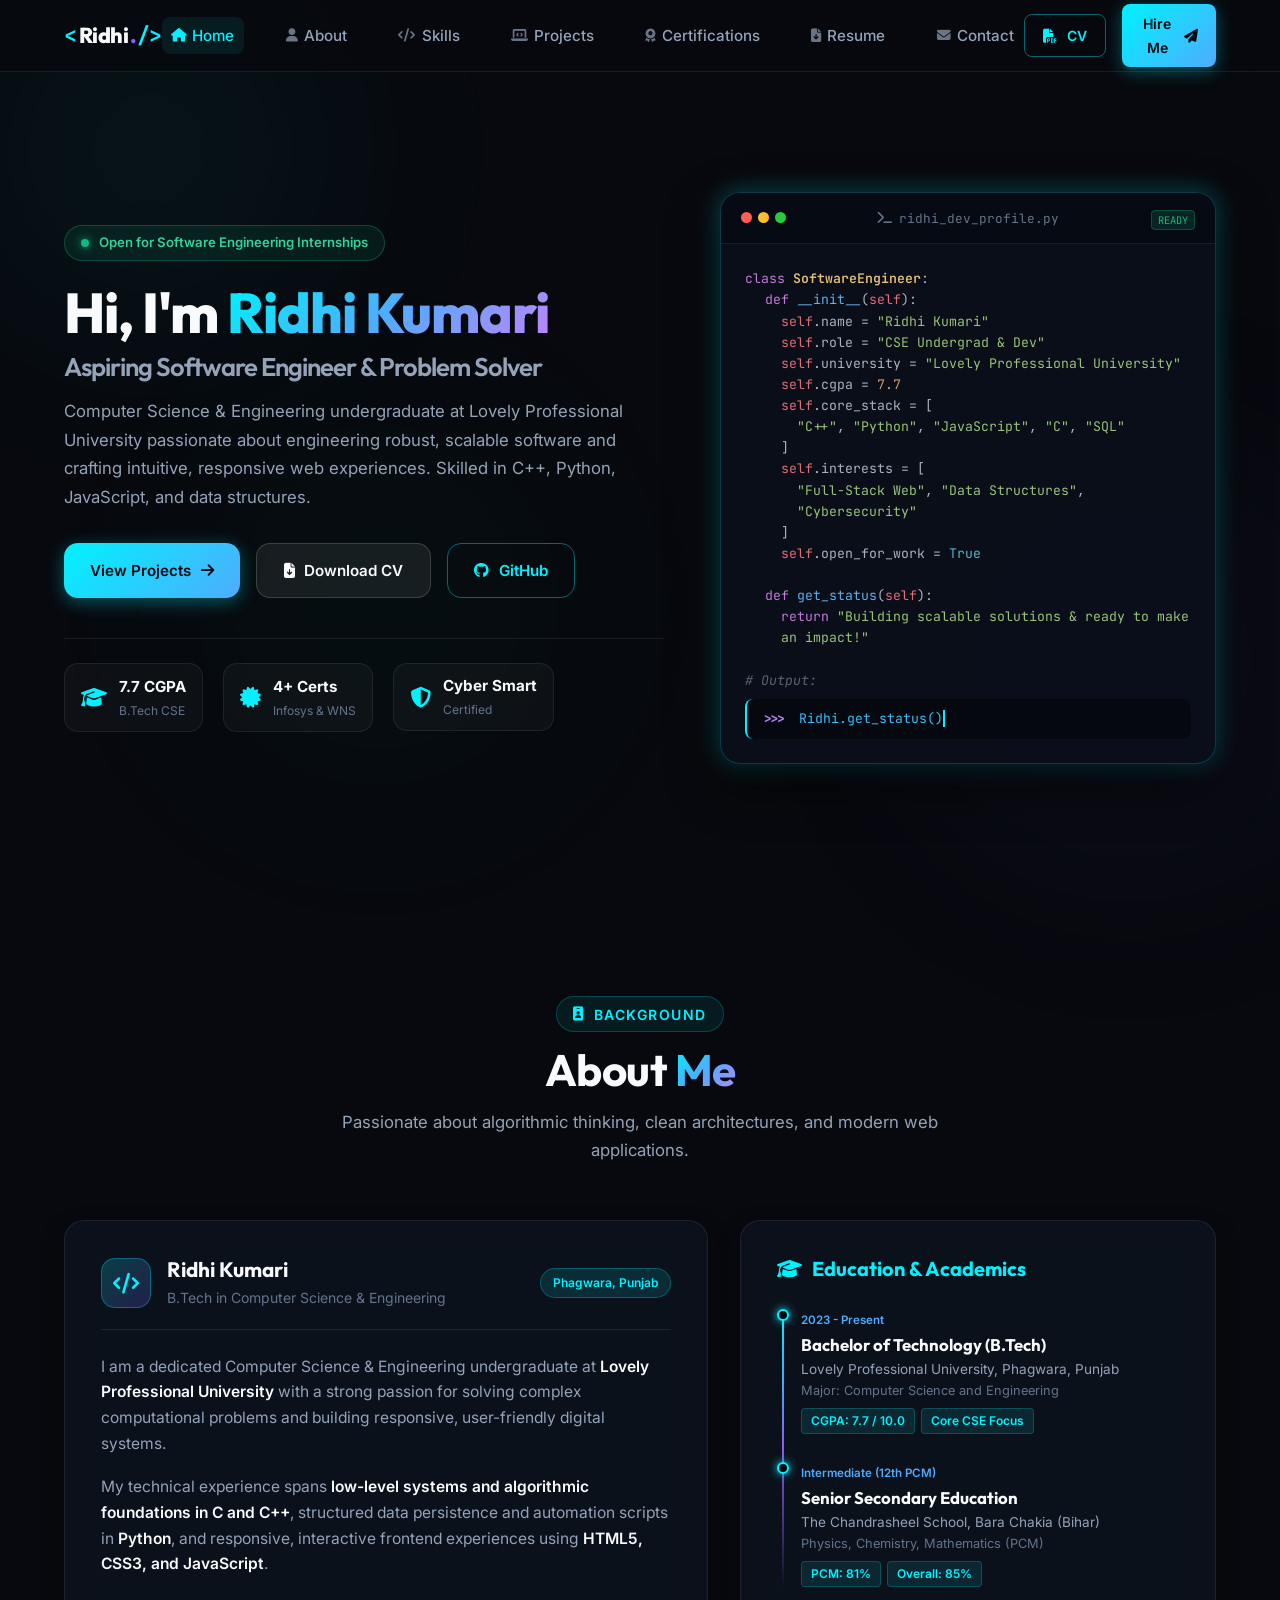
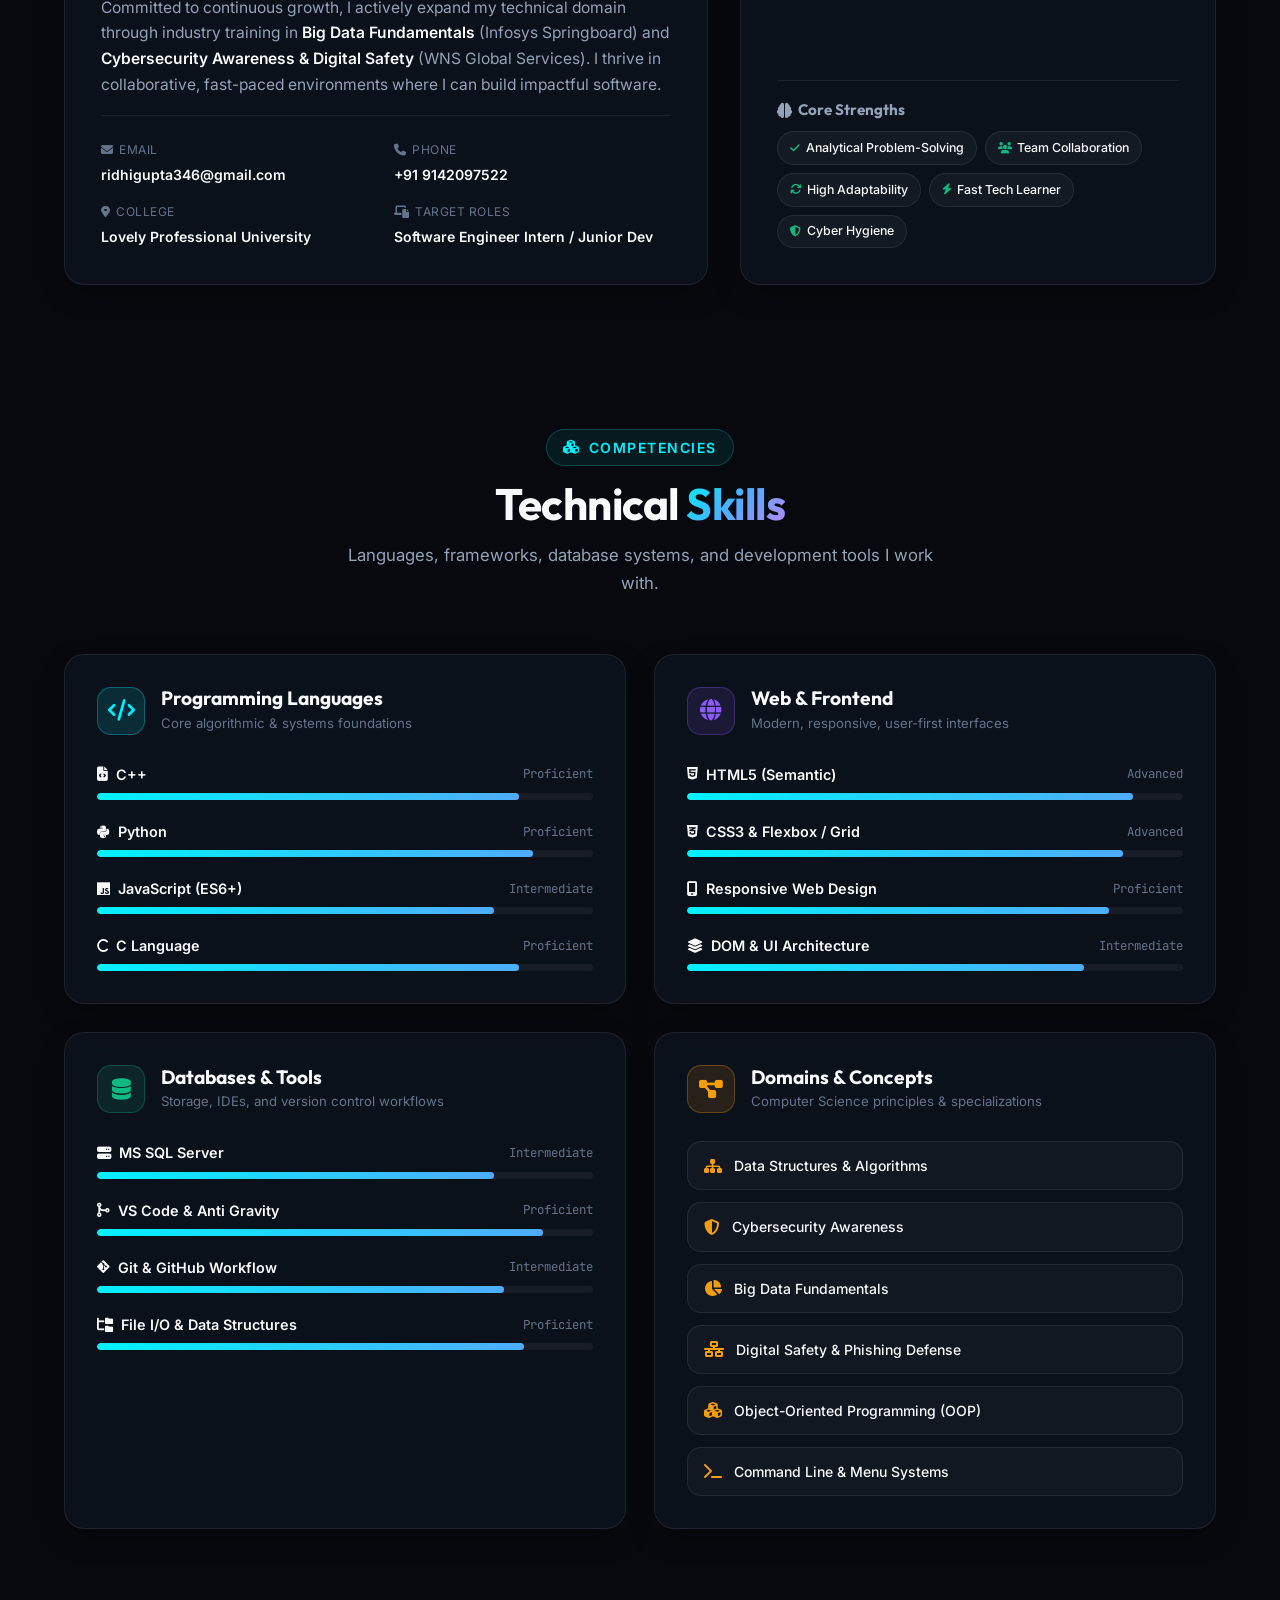
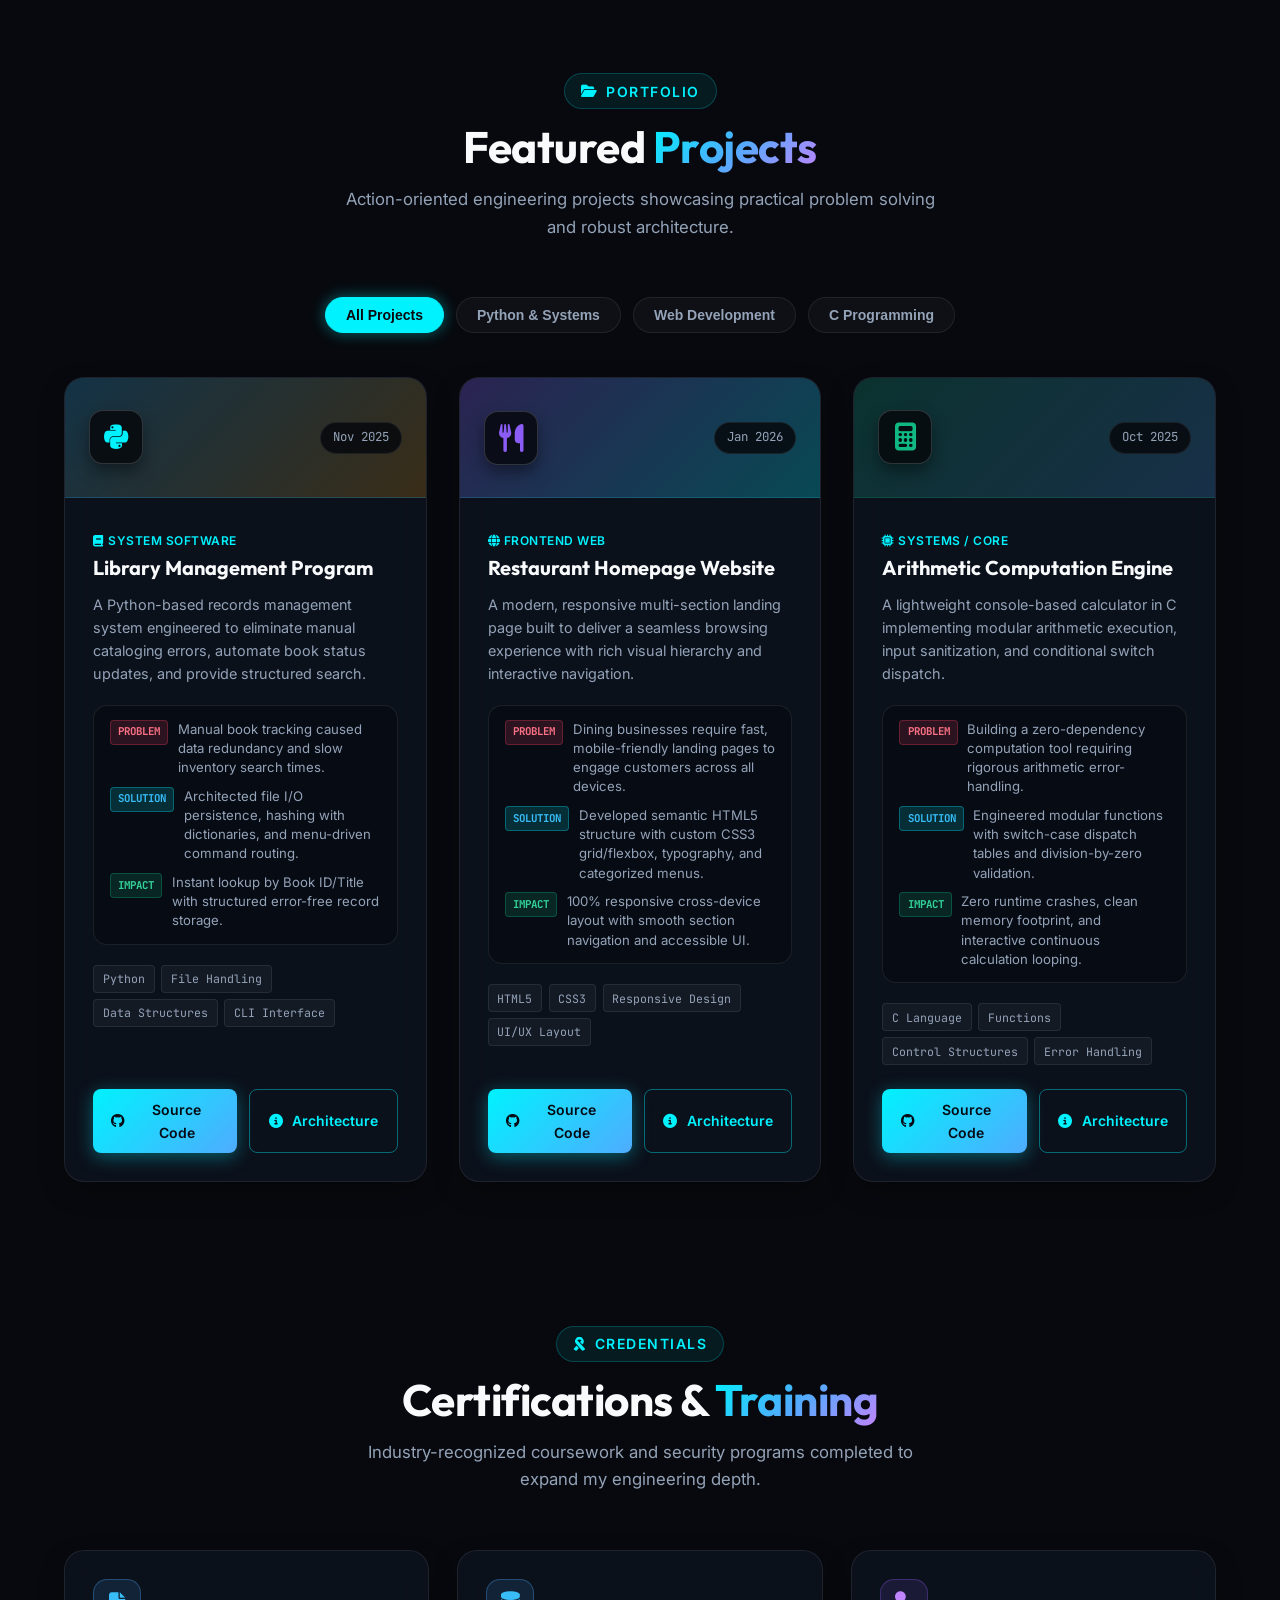
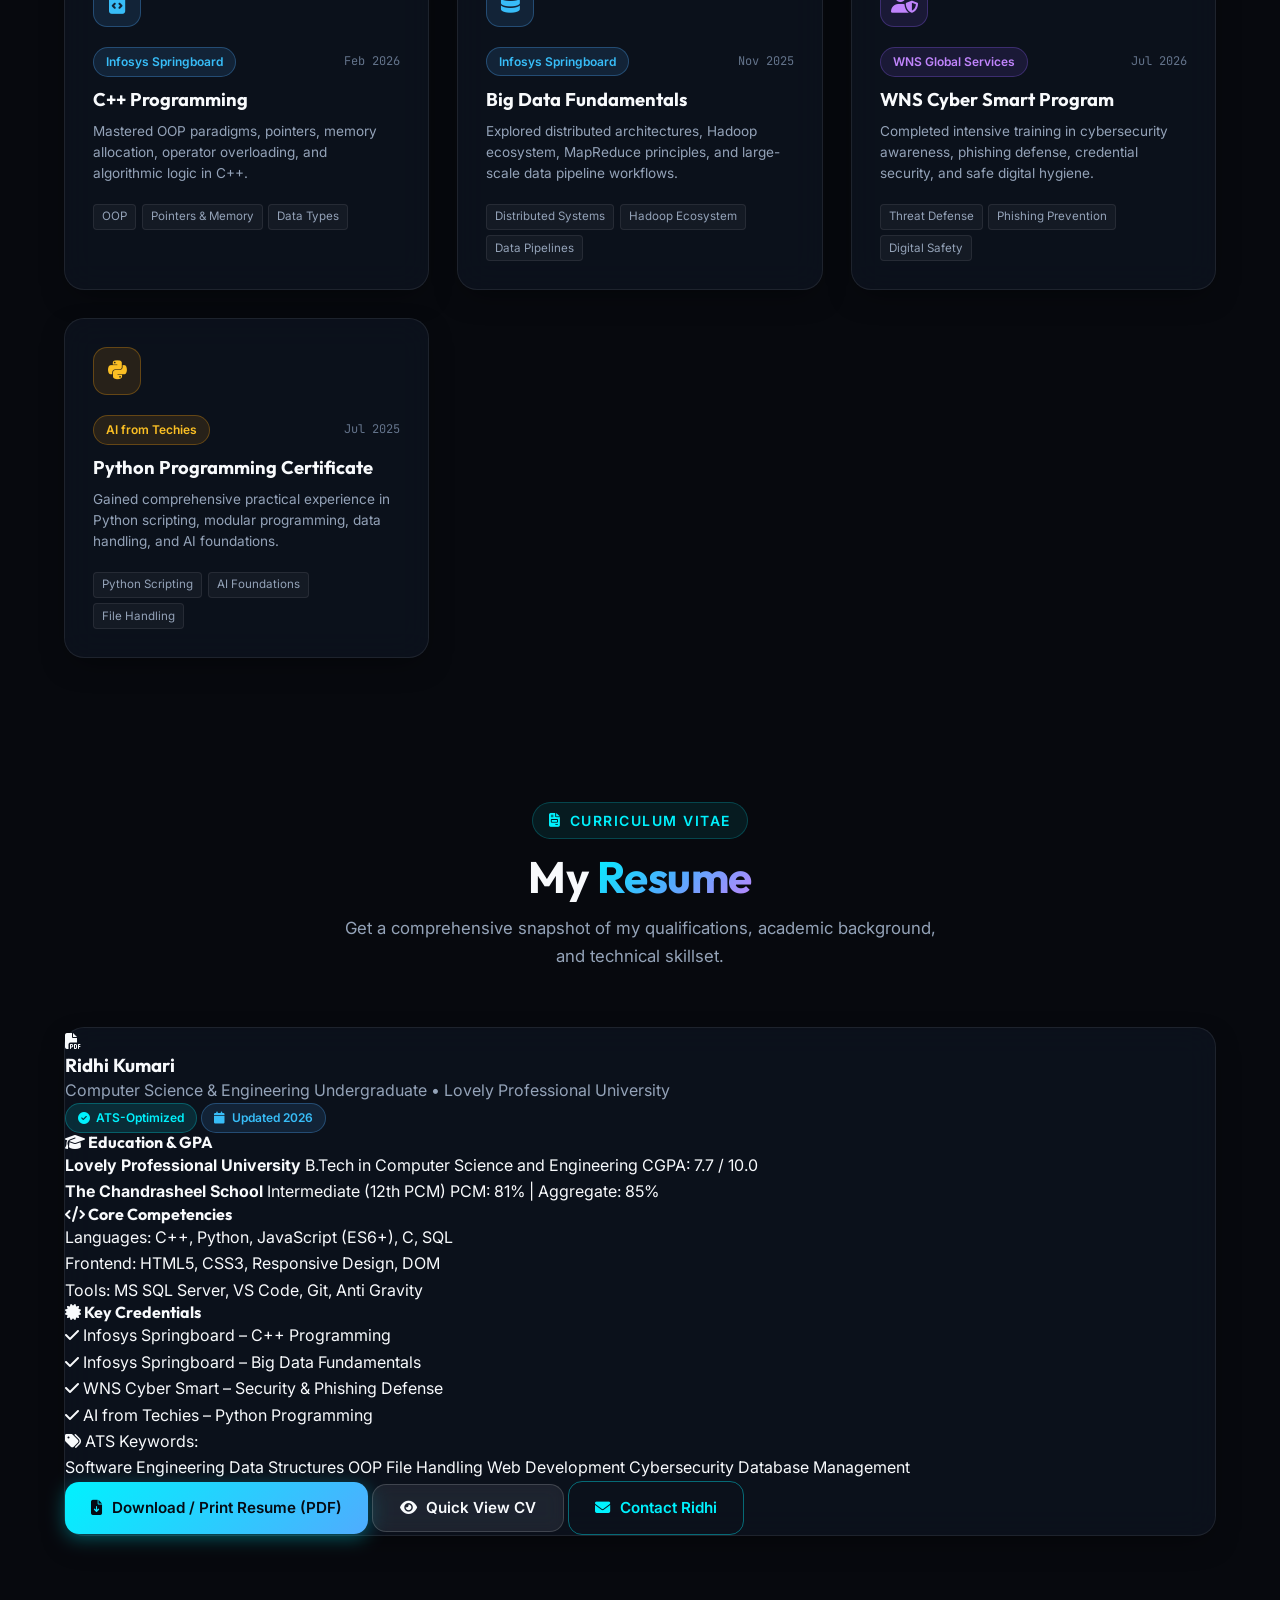
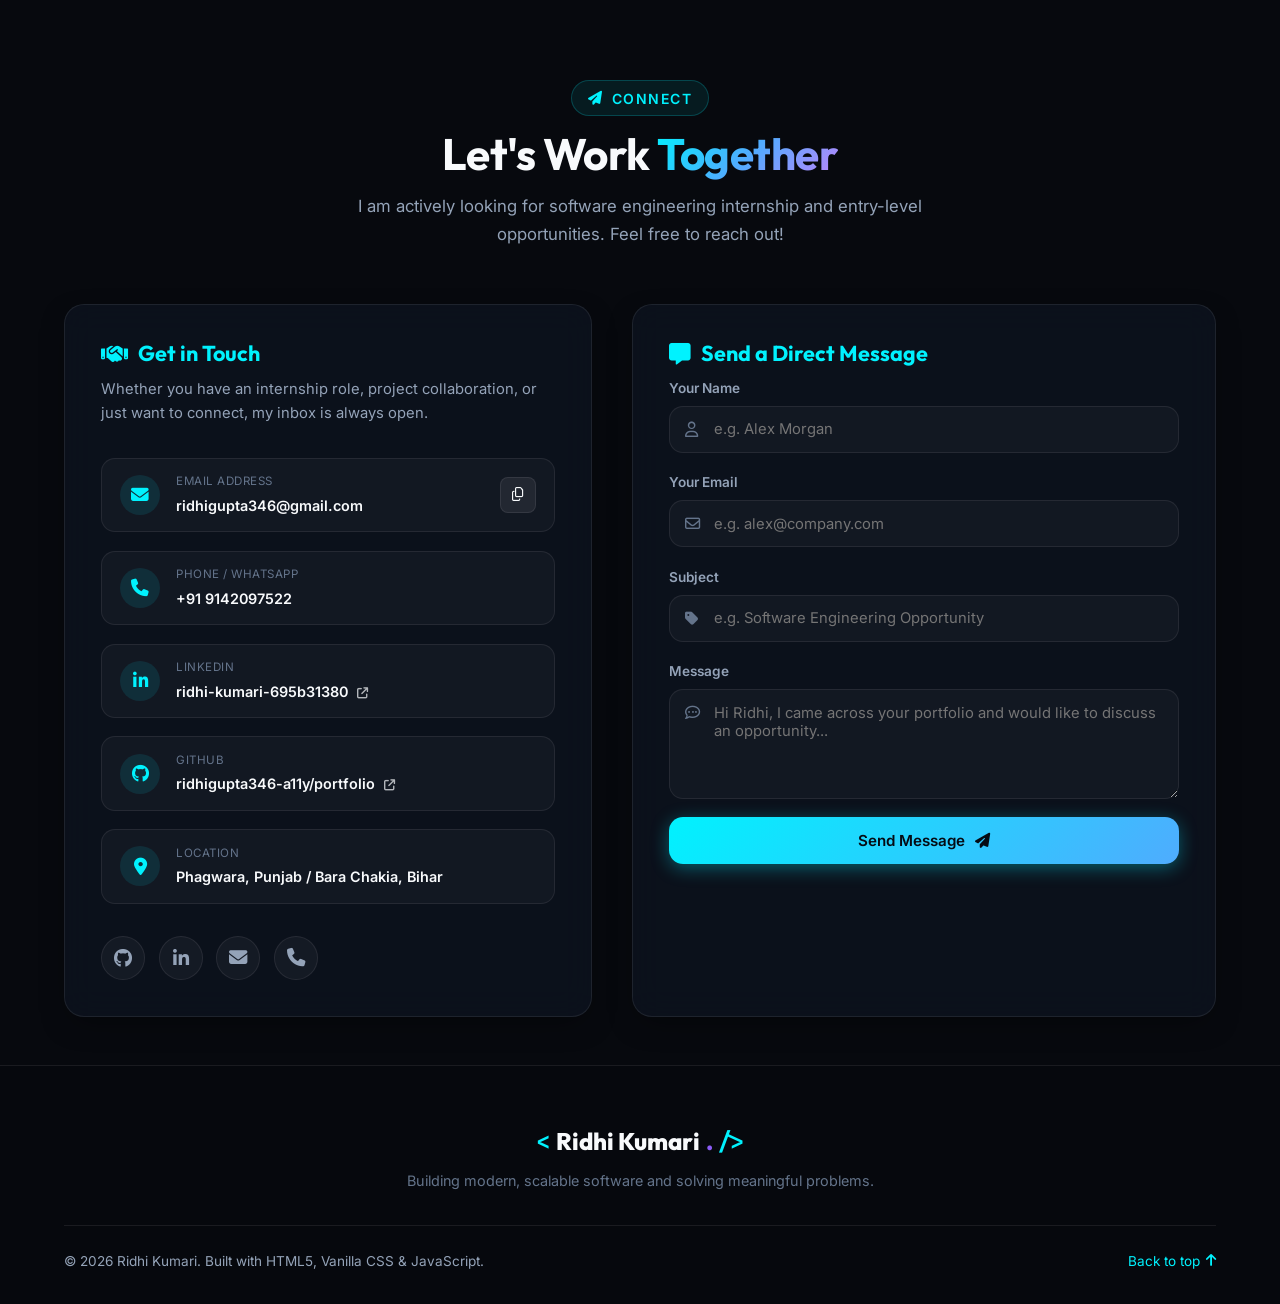
<file: new_portfolio/index.html>
<!DOCTYPE html>
<html lang="en">
<head>
  <meta charset="UTF-8" />
  <meta name="viewport" content="width=device-width, initial-scale=1.0" />
  <title>Ridhi Kumari | Software Engineer & CSE Undergraduate</title>
  <meta name="description" content="Portfolio of Ridhi Kumari - Computer Science & Engineering student, Full-Stack Developer, and Problem Solver skilled in C++, Python, JavaScript, and Web Engineering." />
  <meta name="keywords" content="Ridhi Kumari, Software Engineer, Web Developer, CSE Portfolio, C++, Python, JavaScript, Lovely Professional University" />
  <meta name="author" content="Ridhi Kumari" />

  <!-- Open Graph Meta Tags -->
  <meta property="og:title" content="Ridhi Kumari | Software Engineer & CSE Undergraduate" />
  <meta property="og:description" content="Explore projects, skills, and certifications of Ridhi Kumari - Aspiring Software Engineer & Full-Stack Developer." />
  <meta property="og:type" content="website" />
  <meta property="og:url" content="https://github.com/ridhigupta346-a11y/portfolio" />

  <!-- Google Fonts: Inter, Outfit, JetBrains Mono -->
  <link rel="preconnect" href="https://fonts.googleapis.com" />
  <link rel="preconnect" href="https://fonts.gstatic.com" crossorigin />
  <link href="https://fonts.googleapis.com/css2?family=Inter:wght@300;400;500;600;700&family=JetBrains+Mono:wght@400;500;600&family=Outfit:wght@500;600;700;800&display=swap" rel="stylesheet" />

  <!-- Font Awesome Icons for Tech & UI -->
  <link rel="stylesheet" href="https://cdnjs.cloudflare.com/ajax/libs/font-awesome/6.5.1/css/all.min.css" />

  <!-- Main Stylesheet -->
  <link rel="stylesheet" href="styles.css" />
</head>
<body>
  <!-- Ambient Gradient Background Glows -->
  <div class="ambient-glow glow-1"></div>
  <div class="ambient-glow glow-2"></div>
  <div class="ambient-glow glow-3"></div>

  <!-- Header / Navigation -->
  <header class="header" id="header">
    <nav class="nav container">
      <a href="#hero" class="nav-logo">
        <span class="logo-bracket">&lt;</span>
        <span class="logo-name">Ridhi</span>
        <span class="logo-dot">.</span>
        <span class="logo-bracket">/&gt;</span>
      </a>

      <div class="nav-menu" id="nav-menu">
        <ul class="nav-list">
          <li class="nav-item"><a href="#hero" class="nav-link active"><i class="fa-solid fa-house"></i> Home</a></li>
          <li class="nav-item"><a href="#about" class="nav-link"><i class="fa-solid fa-user"></i> About</a></li>
          <li class="nav-item"><a href="#skills" class="nav-link"><i class="fa-solid fa-code"></i> Skills</a></li>
          <li class="nav-item"><a href="#projects" class="nav-link"><i class="fa-solid fa-laptop-code"></i> Projects</a></li>
          <li class="nav-item"><a href="#certifications" class="nav-link"><i class="fa-solid fa-award"></i> Certifications</a></li>
          <li class="nav-item"><a href="#resume" class="nav-link"><i class="fa-solid fa-file-arrow-down"></i> Resume</a></li>
          <li class="nav-item"><a href="#contact" class="nav-link"><i class="fa-solid fa-envelope"></i> Contact</a></li>
        </ul>
        <div class="nav-close" id="nav-close">
          <i class="fa-solid fa-xmark"></i>
        </div>
      </div>

      <div class="nav-actions">
        <a href="#resume" class="btn btn-sm btn-outline nav-resume-btn">
          <i class="fa-solid fa-file-pdf"></i>
          <span>CV</span>
        </a>
        <a href="#contact" class="btn btn-sm btn-primary header-cta">
          <span>Hire Me</span>
          <i class="fa-solid fa-paper-plane"></i>
        </a>
        <button class="nav-toggle" id="nav-toggle" aria-label="Toggle navigation">
          <i class="fa-solid fa-bars-staggered"></i>
        </button>
      </div>
    </nav>
  </header>

  <main id="main">
    <!-- Hero Section -->
    <section class="hero section" id="hero">
      <div class="container hero-container grid">
        <div class="hero-content">
          <div class="hero-badge animate-fade-in">
            <span class="pulse-dot"></span>
            <span>Open for Software Engineering Internships</span>
          </div>

          <h1 class="hero-title animate-fade-in-up">
            Hi, I'm <span class="gradient-text">Ridhi Kumari</span><br />
            <span class="hero-subtitle">Aspiring Software Engineer & Problem Solver</span>
          </h1>

          <p class="hero-description animate-fade-in-up delay-1">
            Computer Science & Engineering undergraduate at Lovely Professional University passionate about engineering robust, scalable software and crafting intuitive, responsive web experiences. Skilled in C++, Python, JavaScript, and data structures.
          </p>

          <div class="hero-cta-group animate-fade-in-up delay-2">
            <a href="#projects" class="btn btn-primary">
              <span>View Projects</span>
              <i class="fa-solid fa-arrow-right"></i>
            </a>
            <a href="#resume" class="btn btn-secondary">
              <i class="fa-solid fa-file-arrow-down"></i>
              <span>Download CV</span>
            </a>
            <a href="https://github.com/ridhigupta346-a11y/portfolio" target="_blank" rel="noopener noreferrer" class="btn btn-outline">
              <i class="fa-brands fa-github"></i>
              <span>GitHub</span>
            </a>
          </div>

          <!-- Quick Stat Mini-Cards -->
          <div class="hero-stats-strip animate-fade-in-up delay-3">
            <div class="stat-pill">
              <i class="fa-solid fa-graduation-cap"></i>
              <div>
                <strong>7.7 CGPA</strong>
                <span>B.Tech CSE</span>
              </div>
            </div>
            <div class="stat-pill">
              <i class="fa-solid fa-certificate"></i>
              <div>
                <strong>4+ Certs</strong>
                <span>Infosys & WNS</span>
              </div>
            </div>
            <div class="stat-pill">
              <i class="fa-solid fa-shield-halved"></i>
              <div>
                <strong>Cyber Smart</strong>
                <span>Certified</span>
              </div>
            </div>
          </div>
        </div>

        <!-- Hero Interactive Code/Terminal Card -->
        <div class="hero-visual animate-fade-in-right">
          <div class="terminal-card glass-panel">
            <div class="terminal-header">
              <div class="terminal-dots">
                <span class="dot red"></span>
                <span class="dot yellow"></span>
                <span class="dot green"></span>
              </div>
              <div class="terminal-title">
                <i class="fa-solid fa-terminal"></i> ridhi_dev_profile.py
              </div>
              <div class="terminal-action">
                <span class="status-indicator">READY</span>
              </div>
            </div>

            <div class="terminal-body">
              <div class="code-line"><span class="code-keyword">class</span> <span class="code-class">SoftwareEngineer</span>:</div>
              <div class="code-line indent-1"><span class="code-keyword">def</span> <span class="code-func">__init__</span>(<span class="code-param">self</span>):</div>
              <div class="code-line indent-2"><span class="code-param">self</span>.name = <span class="code-str">"Ridhi Kumari"</span></div>
              <div class="code-line indent-2"><span class="code-param">self</span>.role = <span class="code-str">"CSE Undergrad & Dev"</span></div>
              <div class="code-line indent-2"><span class="code-param">self</span>.university = <span class="code-str">"Lovely Professional University"</span></div>
              <div class="code-line indent-2"><span class="code-param">self</span>.cgpa = <span class="code-num">7.7</span></div>
              <div class="code-line indent-2"><span class="code-param">self</span>.core_stack = [</div>
              <div class="code-line indent-3"><span class="code-str">"C++"</span>, <span class="code-str">"Python"</span>, <span class="code-str">"JavaScript"</span>, <span class="code-str">"C"</span>, <span class="code-str">"SQL"</span></div>
              <div class="code-line indent-2">]</div>
              <div class="code-line indent-2"><span class="code-param">self</span>.interests = [</div>
              <div class="code-line indent-3"><span class="code-str">"Full-Stack Web"</span>, <span class="code-str">"Data Structures"</span>, <span class="code-str">"Cybersecurity"</span></div>
              <div class="code-line indent-2">]</div>
              <div class="code-line indent-2"><span class="code-param">self</span>.open_for_work = <span class="code-bool">True</span></div>
              <br />
              <div class="code-line indent-1"><span class="code-keyword">def</span> <span class="code-func">get_status</span>(<span class="code-param">self</span>):</div>
              <div class="code-line indent-2"><span class="code-keyword">return</span> <span class="code-str">"Building scalable solutions & ready to make an impact!"</span></div>
              <br />
              <div class="code-line"><span class="code-comment"># Output:</span></div>
              <div class="terminal-output">
                <span class="terminal-prompt">&gt;&gt;&gt;</span> <span class="typing-text" id="typing-text">Ridhi.get_status()</span>
              </div>
            </div>
          </div>
        </div>
      </div>
    </section>

    <!-- About Me Section -->
    <section class="about section" id="about">
      <div class="container">
        <div class="section-header text-center">
          <span class="section-subtitle"><i class="fa-solid fa-id-badge"></i> Background</span>
          <h2 class="section-title">About <span class="gradient-text">Me</span></h2>
          <p class="section-desc">Passionate about algorithmic thinking, clean architectures, and modern web applications.</p>
        </div>

        <div class="about-container grid">
          <!-- About Text Story -->
          <div class="about-card glass-panel">
            <div class="about-header-highlight">
              <div class="about-avatar-wrapper">
                <div class="about-avatar-icon">
                  <i class="fa-solid fa-code"></i>
                </div>
                <div>
                  <h3 class="about-name">Ridhi Kumari</h3>
                  <p class="about-tagline">B.Tech in Computer Science & Engineering</p>
                </div>
              </div>
              <span class="badge badge-accent">Phagwara, Punjab</span>
            </div>

            <div class="about-text">
              <p>
                I am a dedicated Computer Science & Engineering undergraduate at <strong>Lovely Professional University</strong> with a strong passion for solving complex computational problems and building responsive, user-friendly digital systems.
              </p>
              <p>
                My technical experience spans <strong>low-level systems and algorithmic foundations in C and C++</strong>, structured data persistence and automation scripts in <strong>Python</strong>, and responsive, interactive frontend experiences using <strong>HTML5, CSS3, and JavaScript</strong>.
              </p>
              <p>
                Committed to continuous growth, I actively expand my technical domain through industry training in <strong>Big Data Fundamentals</strong> (Infosys Springboard) and <strong>Cybersecurity Awareness & Digital Safety</strong> (WNS Global Services). I thrive in collaborative, fast-paced environments where I can build impactful software.
              </p>
            </div>

            <div class="about-meta-grid">
              <div class="meta-item">
                <span class="meta-label"><i class="fa-solid fa-envelope"></i> Email</span>
                <span class="meta-val">ridhigupta346@gmail.com</span>
              </div>
              <div class="meta-item">
                <span class="meta-label"><i class="fa-solid fa-phone"></i> Phone</span>
                <span class="meta-val">+91 9142097522</span>
              </div>
              <div class="meta-item">
                <span class="meta-label"><i class="fa-solid fa-location-dot"></i> College</span>
                <span class="meta-val">Lovely Professional University</span>
              </div>
              <div class="meta-item">
                <span class="meta-label"><i class="fa-solid fa-laptop-file"></i> Target Roles</span>
                <span class="meta-val">Software Engineer Intern / Junior Dev</span>
              </div>
            </div>
          </div>

          <!-- Education & Academic Track Card -->
          <div class="education-card glass-panel">
            <h3 class="card-heading"><i class="fa-solid fa-graduation-cap"></i> Education & Academics</h3>

            <div class="timeline">
              <!-- LPU -->
              <div class="timeline-item">
                <div class="timeline-dot"></div>
                <div class="timeline-content">
                  <div class="timeline-badge">2023 - Present</div>
                  <h4 class="timeline-title">Bachelor of Technology (B.Tech)</h4>
                  <p class="timeline-institution">Lovely Professional University, Phagwara, Punjab</p>
                  <p class="timeline-major">Major: Computer Science and Engineering</p>
                  <div class="timeline-highlight">
                    <span class="pill-highlight">CGPA: 7.7 / 10.0</span>
                    <span class="pill-highlight">Core CSE Focus</span>
                  </div>
                </div>
              </div>

              <!-- School -->
              <div class="timeline-item">
                <div class="timeline-dot"></div>
                <div class="timeline-content">
                  <div class="timeline-badge">Intermediate (12th PCM)</div>
                  <h4 class="timeline-title">Senior Secondary Education</h4>
                  <p class="timeline-institution">The Chandrasheel School, Bara Chakia (Bihar)</p>
                  <p class="timeline-major">Physics, Chemistry, Mathematics (PCM)</p>
                  <div class="timeline-highlight">
                    <span class="pill-highlight">PCM: 81%</span>
                    <span class="pill-highlight">Overall: 85%</span>
                  </div>
                </div>
              </div>
            </div>

            <!-- Soft Skills Pills -->
            <div class="soft-skills-section">
              <h4 class="subheading"><i class="fa-solid fa-brain"></i> Core Strengths</h4>
              <div class="pill-group">
                <span class="skill-pill"><i class="fa-solid fa-check"></i> Analytical Problem-Solving</span>
                <span class="skill-pill"><i class="fa-solid fa-users"></i> Team Collaboration</span>
                <span class="skill-pill"><i class="fa-solid fa-arrows-rotate"></i> High Adaptability</span>
                <span class="skill-pill"><i class="fa-solid fa-bolt"></i> Fast Tech Learner</span>
                <span class="skill-pill"><i class="fa-solid fa-shield-halved"></i> Cyber Hygiene</span>
              </div>
            </div>
          </div>
        </div>
      </div>
    </section>

    <!-- Tech Stack Section -->
    <section class="skills section" id="skills">
      <div class="container">
        <div class="section-header text-center">
          <span class="section-subtitle"><i class="fa-solid fa-cubes"></i> Competencies</span>
          <h2 class="section-title">Technical <span class="gradient-text">Skills</span></h2>
          <p class="section-desc">Languages, frameworks, database systems, and development tools I work with.</p>
        </div>

        <div class="skills-grid">
          <!-- Programming Languages -->
          <div class="skill-category-card glass-panel">
            <div class="category-header">
              <div class="category-icon icon-cyan">
                <i class="fa-solid fa-code"></i>
              </div>
              <div>
                <h3 class="category-title">Programming Languages</h3>
                <p class="category-desc">Core algorithmic & systems foundations</p>
              </div>
            </div>

            <div class="skill-items">
              <div class="skill-item">
                <div class="skill-info">
                  <span class="skill-name"><i class="fa-solid fa-file-code"></i> C++</span>
                  <span class="skill-level">Proficient</span>
                </div>
                <div class="skill-progress-bg">
                  <div class="skill-progress-bar" style="width: 85%;"></div>
                </div>
              </div>

              <div class="skill-item">
                <div class="skill-info">
                  <span class="skill-name"><i class="fa-brands fa-python"></i> Python</span>
                  <span class="skill-level">Proficient</span>
                </div>
                <div class="skill-progress-bg">
                  <div class="skill-progress-bar" style="width: 88%;"></div>
                </div>
              </div>

              <div class="skill-item">
                <div class="skill-info">
                  <span class="skill-name"><i class="fa-brands fa-js"></i> JavaScript (ES6+)</span>
                  <span class="skill-level">Intermediate</span>
                </div>
                <div class="skill-progress-bg">
                  <div class="skill-progress-bar" style="width: 80%;"></div>
                </div>
              </div>

              <div class="skill-item">
                <div class="skill-info">
                  <span class="skill-name"><i class="fa-solid fa-c"></i> C Language</span>
                  <span class="skill-level">Proficient</span>
                </div>
                <div class="skill-progress-bg">
                  <div class="skill-progress-bar" style="width: 85%;"></div>
                </div>
              </div>
            </div>
          </div>

          <!-- Web Development & UI/UX -->
          <div class="skill-category-card glass-panel">
            <div class="category-header">
              <div class="category-icon icon-violet">
                <i class="fa-solid fa-globe"></i>
              </div>
              <div>
                <h3 class="category-title">Web & Frontend</h3>
                <p class="category-desc">Modern, responsive, user-first interfaces</p>
              </div>
            </div>

            <div class="skill-items">
              <div class="skill-item">
                <div class="skill-info">
                  <span class="skill-name"><i class="fa-brands fa-html5"></i> HTML5 (Semantic)</span>
                  <span class="skill-level">Advanced</span>
                </div>
                <div class="skill-progress-bg">
                  <div class="skill-progress-bar" style="width: 90%;"></div>
                </div>
              </div>

              <div class="skill-item">
                <div class="skill-info">
                  <span class="skill-name"><i class="fa-brands fa-css3-alt"></i> CSS3 & Flexbox / Grid</span>
                  <span class="skill-level">Advanced</span>
                </div>
                <div class="skill-progress-bg">
                  <div class="skill-progress-bar" style="width: 88%;"></div>
                </div>
              </div>

              <div class="skill-item">
                <div class="skill-info">
                  <span class="skill-name"><i class="fa-solid fa-mobile-screen"></i> Responsive Web Design</span>
                  <span class="skill-level">Proficient</span>
                </div>
                <div class="skill-progress-bg">
                  <div class="skill-progress-bar" style="width: 85%;"></div>
                </div>
              </div>

              <div class="skill-item">
                <div class="skill-info">
                  <span class="skill-name"><i class="fa-solid fa-layer-group"></i> DOM & UI Architecture</span>
                  <span class="skill-level">Intermediate</span>
                </div>
                <div class="skill-progress-bg">
                  <div class="skill-progress-bar" style="width: 80%;"></div>
                </div>
              </div>
            </div>
          </div>

          <!-- Database & Developer Tools -->
          <div class="skill-category-card glass-panel">
            <div class="category-header">
              <div class="category-icon icon-emerald">
                <i class="fa-solid fa-database"></i>
              </div>
              <div>
                <h3 class="category-title">Databases & Tools</h3>
                <p class="category-desc">Storage, IDEs, and version control workflows</p>
              </div>
            </div>

            <div class="skill-items">
              <div class="skill-item">
                <div class="skill-info">
                  <span class="skill-name"><i class="fa-solid fa-server"></i> MS SQL Server</span>
                  <span class="skill-level">Intermediate</span>
                </div>
                <div class="skill-progress-bg">
                  <div class="skill-progress-bar" style="width: 80%;"></div>
                </div>
              </div>

              <div class="skill-item">
                <div class="skill-info">
                  <span class="skill-name"><i class="fa-solid fa-code-merge"></i> VS Code & Anti Gravity</span>
                  <span class="skill-level">Proficient</span>
                </div>
                <div class="skill-progress-bg">
                  <div class="skill-progress-bar" style="width: 90%;"></div>
                </div>
              </div>

              <div class="skill-item">
                <div class="skill-info">
                  <span class="skill-name"><i class="fa-brands fa-git-alt"></i> Git & GitHub Workflow</span>
                  <span class="skill-level">Intermediate</span>
                </div>
                <div class="skill-progress-bg">
                  <div class="skill-progress-bar" style="width: 82%;"></div>
                </div>
              </div>

              <div class="skill-item">
                <div class="skill-info">
                  <span class="skill-name"><i class="fa-solid fa-folder-tree"></i> File I/O & Data Structures</span>
                  <span class="skill-level">Proficient</span>
                </div>
                <div class="skill-progress-bg">
                  <div class="skill-progress-bar" style="width: 86%;"></div>
                </div>
              </div>
            </div>
          </div>

          <!-- Core CS Domains & Knowledge Areas -->
          <div class="skill-category-card glass-panel">
            <div class="category-header">
              <div class="category-icon icon-amber">
                <i class="fa-solid fa-diagram-project"></i>
              </div>
              <div>
                <h3 class="category-title">Domains & Concepts</h3>
                <p class="category-desc">Computer Science principles & specializations</p>
              </div>
            </div>

            <div class="domain-badges">
              <div class="domain-chip"><i class="fa-solid fa-sitemap"></i> Data Structures & Algorithms</div>
              <div class="domain-chip"><i class="fa-solid fa-shield-halved"></i> Cybersecurity Awareness</div>
              <div class="domain-chip"><i class="fa-solid fa-chart-pie"></i> Big Data Fundamentals</div>
              <div class="domain-chip"><i class="fa-solid fa-network-wired"></i> Digital Safety & Phishing Defense</div>
              <div class="domain-chip"><i class="fa-solid fa-cubes"></i> Object-Oriented Programming (OOP)</div>
              <div class="domain-chip"><i class="fa-solid fa-terminal"></i> Command Line & Menu Systems</div>
            </div>
          </div>
        </div>
      </div>
    </section>

    <!-- Featured Projects Section -->
    <section class="projects section" id="projects">
      <div class="container">
        <div class="section-header text-center">
          <span class="section-subtitle"><i class="fa-solid fa-folder-open"></i> Portfolio</span>
          <h2 class="section-title">Featured <span class="gradient-text">Projects</span></h2>
          <p class="section-desc">Action-oriented engineering projects showcasing practical problem solving and robust architecture.</p>
        </div>

        <!-- Project Filter Buttons -->
        <div class="project-filters">
          <button class="filter-btn active" data-filter="all">All Projects</button>
          <button class="filter-btn" data-filter="python">Python & Systems</button>
          <button class="filter-btn" data-filter="web">Web Development</button>
          <button class="filter-btn" data-filter="c">C Programming</button>
        </div>

        <div class="projects-grid">
          <!-- Project 1: Library Management Program -->
          <article class="project-card glass-panel" data-category="python">
            <div class="project-banner banner-python">
              <div class="project-icon-badge">
                <i class="fa-brands fa-python"></i>
              </div>
              <div class="project-date">Nov 2025</div>
            </div>

            <div class="project-content">
              <div class="project-header">
                <span class="project-type"><i class="fa-solid fa-book"></i> System Software</span>
                <h3 class="project-title">Library Management Program</h3>
              </div>

              <p class="project-summary">
                A Python-based records management system engineered to eliminate manual cataloging errors, automate book status updates, and provide structured search.
              </p>

              <!-- STAR Problem & Solution breakdown -->
              <div class="project-details-box">
                <div class="detail-row">
                  <span class="detail-tag tag-problem">Problem</span>
                  <span class="detail-text">Manual book tracking caused data redundancy and slow inventory search times.</span>
                </div>
                <div class="detail-row">
                  <span class="detail-tag tag-solution">Solution</span>
                  <span class="detail-text">Architected file I/O persistence, hashing with dictionaries, and menu-driven command routing.</span>
                </div>
                <div class="detail-row">
                  <span class="detail-tag tag-impact">Impact</span>
                  <span class="detail-text">Instant lookup by Book ID/Title with structured error-free record storage.</span>
                </div>
              </div>

              <div class="project-tags">
                <span class="tag">Python</span>
                <span class="tag">File Handling</span>
                <span class="tag">Data Structures</span>
                <span class="tag">CLI Interface</span>
              </div>

              <div class="project-actions">
                <a href="https://github.com/ridhigupta346-a11y/portfolio" target="_blank" rel="noopener noreferrer" class="btn btn-sm btn-primary">
                  <i class="fa-brands fa-github"></i>
                  <span>Source Code</span>
                </a>
                <button class="btn btn-sm btn-outline modal-trigger" data-modal="modal-library">
                  <i class="fa-solid fa-circle-info"></i>
                  <span>Architecture</span>
                </button>
              </div>
            </div>
          </article>

          <!-- Project 2: Restaurant Homepage Website -->
          <article class="project-card glass-panel" data-category="web">
            <div class="project-banner banner-web">
              <div class="project-icon-badge">
                <i class="fa-solid fa-utensils"></i>
              </div>
              <div class="project-date">Jan 2026</div>
            </div>

            <div class="project-content">
              <div class="project-header">
                <span class="project-type"><i class="fa-solid fa-globe"></i> Frontend Web</span>
                <h3 class="project-title">Restaurant Homepage Website</h3>
              </div>

              <p class="project-summary">
                A modern, responsive multi-section landing page built to deliver a seamless browsing experience with rich visual hierarchy and interactive navigation.
              </p>

              <!-- STAR Problem & Solution breakdown -->
              <div class="project-details-box">
                <div class="detail-row">
                  <span class="detail-tag tag-problem">Problem</span>
                  <span class="detail-text">Dining businesses require fast, mobile-friendly landing pages to engage customers across all devices.</span>
                </div>
                <div class="detail-row">
                  <span class="detail-tag tag-solution">Solution</span>
                  <span class="detail-text">Developed semantic HTML5 structure with custom CSS3 grid/flexbox, typography, and categorized menus.</span>
                </div>
                <div class="detail-row">
                  <span class="detail-tag tag-impact">Impact</span>
                  <span class="detail-text">100% responsive cross-device layout with smooth section navigation and accessible UI.</span>
                </div>
              </div>

              <div class="project-tags">
                <span class="tag">HTML5</span>
                <span class="tag">CSS3</span>
                <span class="tag">Responsive Design</span>
                <span class="tag">UI/UX Layout</span>
              </div>

              <div class="project-actions">
                <a href="https://github.com/ridhigupta346-a11y/portfolio" target="_blank" rel="noopener noreferrer" class="btn btn-sm btn-primary">
                  <i class="fa-brands fa-github"></i>
                  <span>Source Code</span>
                </a>
                <button class="btn btn-sm btn-outline modal-trigger" data-modal="modal-restaurant">
                  <i class="fa-solid fa-circle-info"></i>
                  <span>Architecture</span>
                </button>
              </div>
            </div>
          </article>

          <!-- Project 3: Simple Calculator in C -->
          <article class="project-card glass-panel" data-category="c">
            <div class="project-banner banner-c">
              <div class="project-icon-badge">
                <i class="fa-solid fa-calculator"></i>
              </div>
              <div class="project-date">Oct 2025</div>
            </div>

            <div class="project-content">
              <div class="project-header">
                <span class="project-type"><i class="fa-solid fa-microchip"></i> Systems / Core</span>
                <h3 class="project-title">Arithmetic Computation Engine</h3>
              </div>

              <p class="project-summary">
                A lightweight console-based calculator in C implementing modular arithmetic execution, input sanitization, and conditional switch dispatch.
              </p>

              <!-- STAR Problem & Solution breakdown -->
              <div class="project-details-box">
                <div class="detail-row">
                  <span class="detail-tag tag-problem">Problem</span>
                  <span class="detail-text">Building a zero-dependency computation tool requiring rigorous arithmetic error-handling.</span>
                </div>
                <div class="detail-row">
                  <span class="detail-tag tag-solution">Solution</span>
                  <span class="detail-text">Engineered modular functions with switch-case dispatch tables and division-by-zero validation.</span>
                </div>
                <div class="detail-row">
                  <span class="detail-tag tag-impact">Impact</span>
                  <span class="detail-text">Zero runtime crashes, clean memory footprint, and interactive continuous calculation looping.</span>
                </div>
              </div>

              <div class="project-tags">
                <span class="tag">C Language</span>
                <span class="tag">Functions</span>
                <span class="tag">Control Structures</span>
                <span class="tag">Error Handling</span>
              </div>

              <div class="project-actions">
                <a href="https://github.com/ridhigupta346-a11y/portfolio" target="_blank" rel="noopener noreferrer" class="btn btn-sm btn-primary">
                  <i class="fa-brands fa-github"></i>
                  <span>Source Code</span>
                </a>
                <button class="btn btn-sm btn-outline modal-trigger" data-modal="modal-calculator">
                  <i class="fa-solid fa-circle-info"></i>
                  <span>Architecture</span>
                </button>
              </div>
            </div>
          </article>
        </div>
      </div>
    </section>

    <!-- Certifications & Training Section -->
    <section class="certifications section" id="certifications">
      <div class="container">
        <div class="section-header text-center">
          <span class="section-subtitle"><i class="fa-solid fa-ribbon"></i> Credentials</span>
          <h2 class="section-title">Certifications & <span class="gradient-text">Training</span></h2>
          <p class="section-desc">Industry-recognized coursework and security programs completed to expand my engineering depth.</p>
        </div>

        <div class="cert-grid">
          <!-- Cert 1: Infosys C++ -->
          <div class="cert-card glass-panel">
            <div class="cert-icon-wrapper cert-infosys">
              <i class="fa-solid fa-file-code"></i>
            </div>
            <div class="cert-details">
              <div class="cert-badge-date">
                <span class="badge badge-infosys">Infosys Springboard</span>
                <span class="cert-date">Feb 2026</span>
              </div>
              <h3 class="cert-title">C++ Programming</h3>
              <p class="cert-desc">Mastered OOP paradigms, pointers, memory allocation, operator overloading, and algorithmic logic in C++.</p>
              <div class="cert-skill-tags">
                <span>OOP</span>
                <span>Pointers & Memory</span>
                <span>Data Types</span>
              </div>
            </div>
          </div>

          <!-- Cert 2: Infosys Big Data -->
          <div class="cert-card glass-panel">
            <div class="cert-icon-wrapper cert-infosys">
              <i class="fa-solid fa-database"></i>
            </div>
            <div class="cert-details">
              <div class="cert-badge-date">
                <span class="badge badge-infosys">Infosys Springboard</span>
                <span class="cert-date">Nov 2025</span>
              </div>
              <h3 class="cert-title">Big Data Fundamentals</h3>
              <p class="cert-desc">Explored distributed architectures, Hadoop ecosystem, MapReduce principles, and large-scale data pipeline workflows.</p>
              <div class="cert-skill-tags">
                <span>Distributed Systems</span>
                <span>Hadoop Ecosystem</span>
                <span>Data Pipelines</span>
              </div>
            </div>
          </div>

          <!-- Cert 3: WNS Cyber Smart -->
          <div class="cert-card glass-panel">
            <div class="cert-icon-wrapper cert-wns">
              <i class="fa-solid fa-user-shield"></i>
            </div>
            <div class="cert-details">
              <div class="cert-badge-date">
                <span class="badge badge-wns">WNS Global Services</span>
                <span class="cert-date">Jul 2026</span>
              </div>
              <h3 class="cert-title">WNS Cyber Smart Program</h3>
              <p class="cert-desc">Completed intensive training in cybersecurity awareness, phishing defense, credential security, and safe digital hygiene.</p>
              <div class="cert-skill-tags">
                <span>Threat Defense</span>
                <span>Phishing Prevention</span>
                <span>Digital Safety</span>
              </div>
            </div>
          </div>

          <!-- Cert 4: Python AI from Techies -->
          <div class="cert-card glass-panel">
            <div class="cert-icon-wrapper cert-python">
              <i class="fa-brands fa-python"></i>
            </div>
            <div class="cert-details">
              <div class="cert-badge-date">
                <span class="badge badge-python">AI from Techies</span>
                <span class="cert-date">Jul 2025</span>
              </div>
              <h3 class="cert-title">Python Programming Certificate</h3>
              <p class="cert-desc">Gained comprehensive practical experience in Python scripting, modular programming, data handling, and AI foundations.</p>
              <div class="cert-skill-tags">
                <span>Python Scripting</span>
                <span>AI Foundations</span>
                <span>File Handling</span>
              </div>
            </div>
          </div>
        </div>
      </div>
    </section>

    <!-- Resume & CV Download Section -->
    <section class="resume-section section" id="resume">
      <div class="container">
        <div class="section-header text-center">
          <span class="section-subtitle"><i class="fa-solid fa-file-invoice"></i> Curriculum Vitae</span>
          <h2 class="section-title">My <span class="gradient-text">Resume</span></h2>
          <p class="section-desc">Get a comprehensive snapshot of my qualifications, academic background, and technical skillset.</p>
        </div>

        <div class="resume-container">
          <div class="resume-card glass-panel">
            <div class="resume-card-glow"></div>
            
            <div class="resume-card-header">
              <div class="resume-user-profile">
                <div class="resume-file-icon">
                  <i class="fa-solid fa-file-pdf"></i>
                </div>
                <div>
                  <h3 class="resume-candidate-name">Ridhi Kumari</h3>
                  <p class="resume-candidate-role">Computer Science & Engineering Undergraduate • Lovely Professional University</p>
                </div>
              </div>
              <div class="resume-badge-group">
                <span class="badge badge-accent"><i class="fa-solid fa-check-circle"></i> ATS-Optimized</span>
                <span class="badge badge-infosys"><i class="fa-solid fa-calendar"></i> Updated 2026</span>
              </div>
            </div>

            <div class="resume-highlights-grid">
              <!-- Academic Column -->
              <div class="resume-col">
                <h4 class="resume-col-title"><i class="fa-solid fa-graduation-cap"></i> Education & GPA</h4>
                <div class="resume-item-mini">
                  <strong>Lovely Professional University</strong>
                  <span>B.Tech in Computer Science and Engineering</span>
                  <span class="resume-accent-text">CGPA: 7.7 / 10.0</span>
                </div>
                <div class="resume-item-mini">
                  <strong>The Chandrasheel School</strong>
                  <span>Intermediate (12th PCM)</span>
                  <span class="resume-accent-text">PCM: 81% | Aggregate: 85%</span>
                </div>
              </div>

              <!-- Core Stack Column -->
              <div class="resume-col">
                <h4 class="resume-col-title"><i class="fa-solid fa-code"></i> Core Competencies</h4>
                <div class="resume-skills-list">
                  <div class="resume-skill-row">
                    <span class="skill-type">Languages:</span>
                    <span class="skill-names">C++, Python, JavaScript (ES6+), C, SQL</span>
                  </div>
                  <div class="resume-skill-row">
                    <span class="skill-type">Frontend:</span>
                    <span class="skill-names">HTML5, CSS3, Responsive Design, DOM</span>
                  </div>
                  <div class="resume-skill-row">
                    <span class="skill-type">Tools:</span>
                    <span class="skill-names">MS SQL Server, VS Code, Git, Anti Gravity</span>
                  </div>
                </div>
              </div>

              <!-- Credentials & Training -->
              <div class="resume-col">
                <h4 class="resume-col-title"><i class="fa-solid fa-certificate"></i> Key Credentials</h4>
                <ul class="resume-bullets">
                  <li><i class="fa-solid fa-check"></i> Infosys Springboard – C++ Programming</li>
                  <li><i class="fa-solid fa-check"></i> Infosys Springboard – Big Data Fundamentals</li>
                  <li><i class="fa-solid fa-check"></i> WNS Cyber Smart – Security & Phishing Defense</li>
                  <li><i class="fa-solid fa-check"></i> AI from Techies – Python Programming</li>
                </ul>
              </div>
            </div>

            <!-- ATS Key Tags -->
            <div class="resume-ats-strip">
              <span class="ats-label"><i class="fa-solid fa-tags"></i> ATS Keywords:</span>
              <div class="ats-tags">
                <span class="ats-tag">Software Engineering</span>
                <span class="ats-tag">Data Structures</span>
                <span class="ats-tag">OOP</span>
                <span class="ats-tag">File Handling</span>
                <span class="ats-tag">Web Development</span>
                <span class="ats-tag">Cybersecurity</span>
                <span class="ats-tag">Database Management</span>
              </div>
            </div>

            <!-- Download & Action Buttons -->
            <div class="resume-card-actions">
              <a href="resume.html" target="_blank" class="btn btn-primary resume-btn-main">
                <i class="fa-solid fa-file-arrow-down"></i>
                <span>Download / Print Resume (PDF)</span>
              </a>
              <button class="btn btn-secondary modal-trigger" data-modal="modal-resume-view">
                <i class="fa-solid fa-eye"></i>
                <span>Quick View CV</span>
              </button>
              <a href="#contact" class="btn btn-outline">
                <i class="fa-solid fa-envelope"></i>
                <span>Contact Ridhi</span>
              </a>
            </div>
          </div>
        </div>
      </div>
    </section>

    <!-- Contact Section -->
    <section class="contact section" id="contact">
      <div class="container">
        <div class="section-header text-center">
          <span class="section-subtitle"><i class="fa-solid fa-paper-plane"></i> Connect</span>
          <h2 class="section-title">Let's Work <span class="gradient-text">Together</span></h2>
          <p class="section-desc">I am actively looking for software engineering internship and entry-level opportunities. Feel free to reach out!</p>
        </div>

        <div class="contact-container grid">
          <!-- Left: Contact Details & Quick Copy Card -->
          <div class="contact-info-card glass-panel">
            <h3 class="contact-card-title"><i class="fa-solid fa-handshake"></i> Get in Touch</h3>
            <p class="contact-card-desc">
              Whether you have an internship role, project collaboration, or just want to connect, my inbox is always open.
            </p>

            <div class="contact-links">
              <!-- Email Item with Copy Button -->
              <div class="contact-item">
                <div class="contact-icon">
                  <i class="fa-solid fa-envelope"></i>
                </div>
                <div class="contact-text">
                  <span class="contact-label">Email Address</span>
                  <a href="mailto:ridhigupta346@gmail.com" class="contact-value" id="email-text">ridhigupta346@gmail.com</a>
                </div>
                <button class="copy-btn" id="copy-email-btn" title="Copy email address" aria-label="Copy email">
                  <i class="fa-regular fa-copy"></i>
                  <span class="copy-tooltip" id="copy-tooltip">Copy</span>
                </button>
              </div>

              <!-- Phone Item -->
              <div class="contact-item">
                <div class="contact-icon">
                  <i class="fa-solid fa-phone"></i>
                </div>
                <div class="contact-text">
                  <span class="contact-label">Phone / WhatsApp</span>
                  <a href="tel:+919142097522" class="contact-value">+91 9142097522</a>
                </div>
              </div>

              <!-- LinkedIn Item -->
              <div class="contact-item">
                <div class="contact-icon">
                  <i class="fa-brands fa-linkedin-in"></i>
                </div>
                <div class="contact-text">
                  <span class="contact-label">LinkedIn</span>
                  <a href="https://www.linkedin.com/in/ridhi-kumari-695b31380/" target="_blank" rel="noopener noreferrer" class="contact-value">
                    ridhi-kumari-695b31380
                    <i class="fa-solid fa-arrow-up-right-from-square external-link-icon"></i>
                  </a>
                </div>
              </div>

              <!-- GitHub Item -->
              <div class="contact-item">
                <div class="contact-icon">
                  <i class="fa-brands fa-github"></i>
                </div>
                <div class="contact-text">
                  <span class="contact-label">GitHub</span>
                  <a href="https://github.com/ridhigupta346-a11y/portfolio" target="_blank" rel="noopener noreferrer" class="contact-value">
                    ridhigupta346-a11y/portfolio
                    <i class="fa-solid fa-arrow-up-right-from-square external-link-icon"></i>
                  </a>
                </div>
              </div>

              <!-- Location Item -->
              <div class="contact-item">
                <div class="contact-icon">
                  <i class="fa-solid fa-location-dot"></i>
                </div>
                <div class="contact-text">
                  <span class="contact-label">Location</span>
                  <span class="contact-value">Phagwara, Punjab / Bara Chakia, Bihar</span>
                </div>
              </div>
            </div>

            <!-- Social Links Row -->
            <div class="social-links-bar">
              <a href="https://github.com/ridhigupta346-a11y/portfolio" target="_blank" rel="noopener noreferrer" class="social-circle" aria-label="GitHub">
                <i class="fa-brands fa-github"></i>
              </a>
              <a href="https://www.linkedin.com/in/ridhi-kumari-695b31380/" target="_blank" rel="noopener noreferrer" class="social-circle" aria-label="LinkedIn">
                <i class="fa-brands fa-linkedin-in"></i>
              </a>
              <a href="mailto:ridhigupta346@gmail.com" class="social-circle" aria-label="Email">
                <i class="fa-solid fa-envelope"></i>
              </a>
              <a href="tel:+919142097522" class="social-circle" aria-label="Phone">
                <i class="fa-solid fa-phone"></i>
              </a>
            </div>
          </div>

          <!-- Right: Interactive Message Form -->
          <div class="contact-form-card glass-panel">
            <h3 class="contact-card-title"><i class="fa-solid fa-message"></i> Send a Direct Message</h3>
            <form id="contact-form" class="contact-form">
              <div class="form-group">
                <label for="sender-name" class="form-label">Your Name</label>
                <div class="input-wrapper">
                  <i class="fa-regular fa-user input-icon"></i>
                  <input type="text" id="sender-name" class="form-input" placeholder="e.g. Alex Morgan" required />
                </div>
              </div>

              <div class="form-group">
                <label for="sender-email" class="form-label">Your Email</label>
                <div class="input-wrapper">
                  <i class="fa-regular fa-envelope input-icon"></i>
                  <input type="email" id="sender-email" class="form-input" placeholder="e.g. alex@company.com" required />
                </div>
              </div>

              <div class="form-group">
                <label for="sender-subject" class="form-label">Subject</label>
                <div class="input-wrapper">
                  <i class="fa-solid fa-tag input-icon"></i>
                  <input type="text" id="sender-subject" class="form-input" placeholder="e.g. Software Engineering Opportunity" required />
                </div>
              </div>

              <div class="form-group">
                <label for="sender-message" class="form-label">Message</label>
                <div class="input-wrapper textarea-wrapper">
                  <i class="fa-regular fa-comment-dots input-icon"></i>
                  <textarea id="sender-message" class="form-input form-textarea" rows="4" placeholder="Hi Ridhi, I came across your portfolio and would like to discuss an opportunity..." required></textarea>
                </div>
              </div>

              <button type="submit" class="btn btn-primary btn-block" id="submit-btn">
                <span>Send Message</span>
                <i class="fa-solid fa-paper-plane"></i>
              </button>
              <p class="form-status" id="form-status"></p>
            </form>
          </div>
        </div>
      </div>
    </section>
  </main>

  <!-- Footer -->
  <footer class="footer">
    <div class="container footer-container">
      <div class="footer-top">
        <a href="#hero" class="footer-logo">
          <span class="logo-bracket">&lt;</span>
          <span class="logo-name">Ridhi Kumari</span>
          <span class="logo-dot">.</span>
          <span class="logo-bracket">/&gt;</span>
        </a>
        <p class="footer-tagline">Building modern, scalable software and solving meaningful problems.</p>
      </div>

      <div class="footer-bottom">
        <p class="copyright">
          &copy; <span id="current-year">2026</span> Ridhi Kumari. Built with HTML5, Vanilla CSS & JavaScript.
        </p>
        <div class="footer-links">
          <a href="#hero">Back to top <i class="fa-solid fa-arrow-up"></i></a>
        </div>
      </div>
    </div>
  </footer>

  <!-- Interactive Project Preview Modals -->
  <!-- Modal 1: Library Management Program -->
  <div class="modal" id="modal-library">
    <div class="modal-backdrop"></div>
    <div class="modal-dialog glass-panel">
      <button class="modal-close" aria-label="Close modal"><i class="fa-solid fa-xmark"></i></button>
      <div class="modal-header">
        <span class="badge badge-accent">System Software</span>
        <h3 class="modal-title">Library Management Program (Python)</h3>
      </div>
      <div class="modal-body">
        <h4><i class="fa-solid fa-diagram-project"></i> Architectural Overview</h4>
        <p>The system is organized into modular Python layers designed to handle high-frequency book cataloging, checkout queries, and persistent file storage without external databases.</p>
        
        <h4><i class="fa-solid fa-layer-group"></i> Key Engineering Highlights</h4>
        <ul class="modal-list">
          <li><strong>Data Structures:</strong> Utilized nested Python dictionaries and lists for instant lookup by Book ID.</li>
          <li><strong>File I/O Serialization:</strong> Automated read/write loops persisting record changes across program executions.</li>
          <li><strong>Input Sanitization:</strong> Protected menu navigation against invalid user inputs and type errors.</li>
        </ul>

        <div class="modal-tech-stack">
          <span class="tag">Python 3</span>
          <span class="tag">File Handling</span>
          <span class="tag">Structured Control Flow</span>
          <span class="tag">Data Structures</span>
        </div>
      </div>
      <div class="modal-footer">
        <a href="https://github.com/ridhigupta346-a11y/portfolio" target="_blank" rel="noopener noreferrer" class="btn btn-sm btn-primary">
          <i class="fa-brands fa-github"></i> View Repository
        </a>
      </div>
    </div>
  </div>

  <!-- Modal 2: Restaurant Homepage -->
  <div class="modal" id="modal-restaurant">
    <div class="modal-backdrop"></div>
    <div class="modal-dialog glass-panel">
      <button class="modal-close" aria-label="Close modal"><i class="fa-solid fa-xmark"></i></button>
      <div class="modal-header">
        <span class="badge badge-accent">Frontend Web</span>
        <h3 class="modal-title">Restaurant Homepage Website</h3>
      </div>
      <div class="modal-body">
        <h4><i class="fa-solid fa-desktop"></i> UI/UX & Layout Architecture</h4>
        <p>Developed to demonstrate best practices in modern web development, typography hierarchy, responsive breakpoints, and engaging micro-interactions.</p>
        
        <h4><i class="fa-solid fa-layer-group"></i> Key Engineering Highlights</h4>
        <ul class="modal-list">
          <li><strong>Grid & Flexbox Layouts:</strong> Engineered flexible menu card arrangements adapting dynamically from mobile (1 column) to ultra-wide displays (4 columns).</li>
          <li><strong>Semantic HTML5:</strong> Structured with accessible tags (nav, section, article, footer) for optimal SEO.</li>
          <li><strong>Performance:</strong> Lightweight, zero external CSS framework dependencies for lightning-fast page loading.</li>
        </ul>

        <div class="modal-tech-stack">
          <span class="tag">HTML5</span>
          <span class="tag">CSS3 Grid & Flexbox</span>
          <span class="tag">Responsive Breakpoints</span>
          <span class="tag">UI/UX</span>
        </div>
      </div>
      <div class="modal-footer">
        <a href="https://github.com/ridhigupta346-a11y/portfolio" target="_blank" rel="noopener noreferrer" class="btn btn-sm btn-primary">
          <i class="fa-brands fa-github"></i> View Repository
        </a>
      </div>
    </div>
  </div>

  <!-- Modal 3: C Calculator -->
  <div class="modal" id="modal-calculator">
    <div class="modal-backdrop"></div>
    <div class="modal-dialog glass-panel">
      <button class="modal-close" aria-label="Close modal"><i class="fa-solid fa-xmark"></i></button>
      <div class="modal-header">
        <span class="badge badge-accent">Systems / Core</span>
        <h3 class="modal-title">Arithmetic Computation Engine (C)</h3>
      </div>
      <div class="modal-body">
        <h4><i class="fa-solid fa-microchip"></i> Systems Logic Overview</h4>
        <p>Built to demonstrate rigorous control flow, function pointers/dispatching, and low-level arithmetic execution with zero dependencies.</p>
        
        <h4><i class="fa-solid fa-layer-group"></i> Key Engineering Highlights</h4>
        <ul class="modal-list">
          <li><strong>Modular Dispatching:</strong> Clean separation of mathematical operators into dedicated pure functions.</li>
          <li><strong>Defensive Programming:</strong> Input verification preventing divide-by-zero crashes and invalid character entries.</li>
          <li><strong>Memory Efficiency:</strong> Executed entirely within low memory footprint with immediate variable reuse.</li>
        </ul>

        <div class="modal-tech-stack">
          <span class="tag">C Language</span>
          <span class="tag">Modular Functions</span>
          <span class="tag">Conditional Logic</span>
          <span class="tag">Defensive Programming</span>
        </div>
      </div>
      <div class="modal-footer">
        <a href="https://github.com/ridhigupta346-a11y/portfolio" target="_blank" rel="noopener noreferrer" class="btn btn-sm btn-primary">
          <i class="fa-brands fa-github"></i> View Repository
        </a>
      </div>
    </div>
  <!-- Modal 4: Quick View CV Modal -->
  <div class="modal" id="modal-resume-view">
    <div class="modal-backdrop"></div>
    <div class="modal-dialog glass-panel modal-resume-dialog">
      <button class="modal-close" aria-label="Close modal"><i class="fa-solid fa-xmark"></i></button>
      <div class="modal-header">
        <span class="badge badge-accent">Curriculum Vitae</span>
        <h3 class="modal-title">Ridhi Kumari - Official CV</h3>
      </div>
      <div class="modal-body modal-resume-body">
        <div class="resume-preview-sheet">
          <div class="preview-header">
            <div>
              <h2 class="preview-name">Ridhi Kumari</h2>
            </div>
            <div class="preview-contact">
              <div><strong>LinkedIn:</strong> <a href="https://www.linkedin.com/in/ridhi-kumari-695b31380/" target="_blank">https://www.linkedin.com/in/ridhi-kumari-695b31380/</a></div>
              <div><strong>Email:</strong> <a href="mailto:ridhigupta346@gmail.com">ridhigupta346@gmail.com</a></div>
              <div><strong>Github:</strong> <a href="https://github.com/ridhigupta346-a11y/portfolio" target="_blank">https://github.com/ridhigupta346-a11y/portfolio</a></div>
              <div><strong>Mobile:</strong> +91 9142097522</div>
            </div>
          </div>

          <div class="preview-section">
            <h4 class="preview-sec-title">SKILLS</h4>
            <p><strong>Languages:</strong> C++, Python, C, Java Script</p>
            <p><strong>Tools/Platforms:</strong> Visual studio Code , Anti Gravity , MS SQL Server</p>
            <p><strong>Soft Skills:</strong> Problem-Solving, Team Player, Adaptability</p>
          </div>

          <div class="preview-section">
            <h4 class="preview-sec-title">PROJECTS</h4>
            <div class="preview-item">
              <div class="preview-item-top">
                <strong>Library Management Program | Python, File Handling, Data Structure</strong>
                <span>Nov`25</span>
              </div>
              <ul class="preview-list">
                <li>Developed a Python-based library management program to efficiently add, store, and display book records, reducing manual record management and organizing library data systematically.</li>
                <li>Implemented functions, loops, conditional statements, lists, and dictionaries to manage book information such as book ID, title, author, and availability status, enabling quick and structured access to library records.</li>
                <li>Designed a menu-driven interface that allows users to add new books, view existing records, and perform basic library operations, providing a simple and user-friendly experience.</li>
              </ul>
            </div>

            <div class="preview-item">
              <div class="preview-item-top">
                <strong>Restaurant Homepage Website | HTML, CSS, Responsive Web Design</strong>
                <span>Jan`26</span>
              </div>
              <ul class="preview-list">
                <li>Developed a visually appealing restaurant homepage website using HTML and CSS, organizing content into structured sections including Home, Menu, About, and Contact for easy navigation.</li>
                <li>Implemented CSS styling, layouts, typography, spacing, and navigation elements to create a clean and attractive user interface that improves the overall browsing experience.</li>
                <li>Designed a responsive and user-friendly webpage layout, demonstrating practical knowledge of HTML structure, CSS styling, and fundamental front-end web development concepts.</li>
              </ul>
            </div>

            <div class="preview-item">
              <div class="preview-item-top">
                <strong>Simple Calculator | C, Functions, Conditional Statements</strong>
                <span>Oct`25</span>
              </div>
              <ul class="preview-list">
                <li>Developed a console-based calculator application in C to perform fundamental arithmetic operations including addition, subtraction, multiplication, and division.</li>
                <li>Implemented functions, switch-case statements, operators, and user input handling to process calculations based on the user's selected operation.</li>
                <li>Designed a simple menu-driven interface for interactive calculations, demonstrating practical understanding of core C programming concepts and control structures.</li>
              </ul>
            </div>
          </div>

          <div class="preview-section">
            <h4 class="preview-sec-title">TRAINING</h4>
            <div class="preview-item">
              <strong>WNS Cyber Smart Training Program | Cybersecurity Awareness & Digital Safety</strong>
              <ul class="preview-list">
                <li>Completed training focused on cybersecurity awareness, cyber threats, phishing prevention, password security, and safe digital practices.</li>
                <li>Developed an understanding of basic cyber hygiene and responsible online behavior to minimize security risks.</li>
              </ul>
            </div>
          </div>

          <div class="preview-section">
            <h4 class="preview-sec-title">CERTIFICATES</h4>
            <ul class="preview-list">
              <li>• Infosys Springboard – C++ Programming (Feb`26)</li>
              <li>• Infosys Springboard – Big Data Fundamentals (Nov`25)</li>
              <li>• Cyber Smart Certificate – WNS(Global Services) (Jul`26)</li>
              <li>• Python Programming Certificate – AI from Techies (Jul`25)</li>
            </ul>
          </div>

          <div class="preview-section">
            <h4 class="preview-sec-title">EDUCATION</h4>
            <div class="preview-item">
              <div class="preview-item-top">
                <strong>Lovely Professional University</strong>
                <span>Phagwara,Punjab</span>
              </div>
              <p>Bachelor of Technology</p>
              <p>Computer Science and Engineering; CGPA: 7.7</p>
            </div>
            <div class="preview-item">
              <div class="preview-item-top">
                <strong>The Chandrasheel School</strong>
                <span>Bara Chakia (Bihar)</span>
              </div>
              <p>Intermediate</p>
              <p>PCM; Percentage: 81%</p>
              <p>Percentage 85%</p>
            </div>
          </div>
        </div>
      </div>
      <div class="modal-footer">
        <a href="resume.html" target="_blank" class="btn btn-sm btn-primary">
          <i class="fa-solid fa-file-arrow-down"></i> Open Printable / PDF CV
        </a>
      </div>
    </div>
  </div>

  <!-- Main JavaScript File -->
  <script src="script.js"></script>
</body>
</html>
</file>
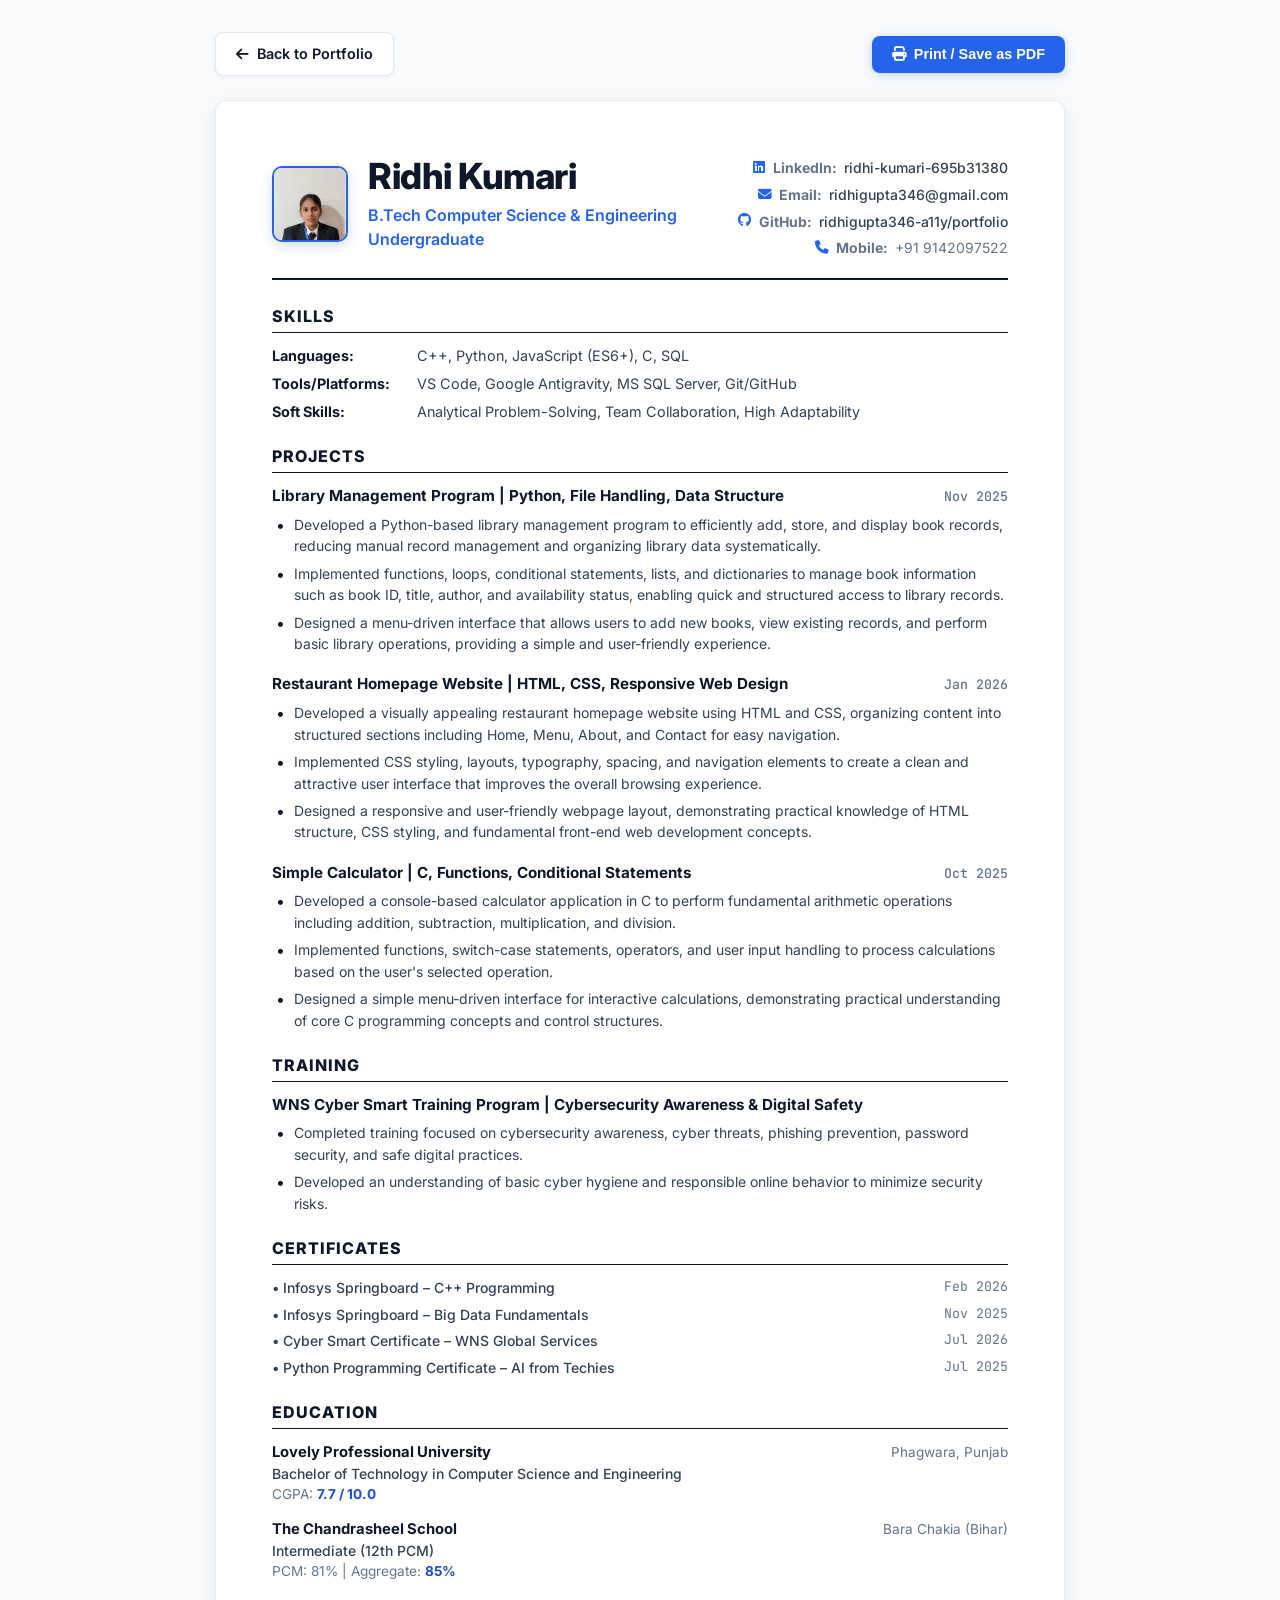
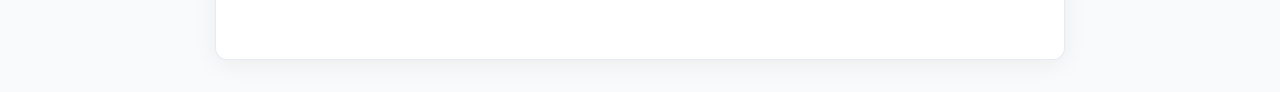
<file: resume.html>
<!DOCTYPE html>
<html lang="en">
<head>
  <meta charset="UTF-8" />
  <meta name="viewport" content="width=device-width, initial-scale=1.0" />
  <title>Ridhi Kumari - Resume | Software Engineer & CSE Undergraduate</title>
  <meta name="description" content="Resume of Ridhi Kumari - Computer Science & Engineering Undergraduate at Lovely Professional University." />
  <link rel="preconnect" href="https://fonts.googleapis.com" />
  <link rel="preconnect" href="https://fonts.gstatic.com" crossorigin />
  <link href="https://fonts.googleapis.com/css2?family=Inter:wght@400;500;600;700;800&family=JetBrains+Mono:wght@400;500;600&display=swap" rel="stylesheet" />
  <link rel="stylesheet" href="https://cdnjs.cloudflare.com/ajax/libs/font-awesome/6.5.1/css/all.min.css" />
  <style>
    :root {
      --text-dark: #0f172a;
      --text-body: #334155;
      --text-muted: #64748b;
      --accent: #2563eb;
      --accent-dark: #1d4ed8;
      --border: #e2e8f0;
      --border-dark: #0f172a;
      --bg: #f8fafc;
    }

    * {
      box-sizing: border-box;
      margin: 0;
      padding: 0;
    }

    body {
      font-family: 'Inter', system-ui, -apple-system, sans-serif;
      background: var(--bg);
      color: var(--text-body);
      line-height: 1.5;
      padding: 2rem 1rem;
      -webkit-font-smoothing: antialiased;
    }

    .resume-toolbar {
      max-width: 850px;
      margin: 0 auto 1.5rem auto;
      display: flex;
      justify-content: space-between;
      align-items: center;
      gap: 1rem;
    }

    .btn-action {
      display: inline-flex;
      align-items: center;
      gap: 0.5rem;
      padding: 0.65rem 1.25rem;
      background: var(--accent);
      color: #ffffff;
      text-decoration: none;
      font-size: 0.9rem;
      font-weight: 600;
      border-radius: 8px;
      border: none;
      cursor: pointer;
      box-shadow: 0 2px 10px rgba(37, 99, 235, 0.25);
      transition: all 0.2s ease;
    }

    .btn-action:hover {
      background: var(--accent-dark);
      transform: translateY(-1px);
    }

    .btn-back {
      background: #ffffff;
      color: var(--text-dark);
      border: 1px solid var(--border);
      box-shadow: 0 1px 4px rgba(0, 0, 0, 0.05);
    }

    .btn-back:hover {
      background: #f1f5f9;
      color: #000;
    }

    .resume-sheet {
      max-width: 850px;
      margin: 0 auto;
      background: #ffffff;
      padding: 3.5rem;
      border-radius: 12px;
      box-shadow: 0 4px 25px rgba(0, 0, 0, 0.06);
      border: 1px solid rgba(226, 232, 240, 0.8);
    }

    /* Resume Header */
    .header {
      border-bottom: 2px solid var(--border-dark);
      padding-bottom: 1.25rem;
      margin-bottom: 1.5rem;
      display: flex;
      justify-content: space-between;
      align-items: flex-start;
      gap: 1.5rem;
      flex-wrap: wrap;
    }

    .header-profile-wrap {
      display: flex;
      align-items: center;
      gap: 1.25rem;
      flex: 1;
      min-width: 280px;
    }

    .resume-photo-box {
      width: 76px;
      height: 76px;
      border-radius: 10px;
      overflow: hidden;
      flex-shrink: 0;
      border: 2px solid var(--accent);
      box-shadow: 0 4px 12px rgba(37, 99, 235, 0.2);
    }

    .resume-photo-img {
      width: 100%;
      height: 100%;
      object-fit: cover;
      object-position: center 12%;
      display: block;
    }

    .header-left {
      flex: 1;
      min-width: 220px;
    }

    .name {
      font-size: 2.25rem;
      font-weight: 800;
      color: var(--text-dark);
      letter-spacing: -0.5px;
      line-height: 1.1;
      margin-bottom: 0.35rem;
    }

    .tagline {
      font-size: 1rem;
      font-weight: 600;
      color: var(--accent);
    }

    .contact-grid {
      display: flex;
      flex-direction: column;
      gap: 0.35rem;
      font-size: 0.875rem;
      color: var(--text-muted);
      text-align: right;
    }

    .contact-item {
      display: flex;
      align-items: center;
      justify-content: flex-end;
      gap: 0.45rem;
    }

    .contact-item i {
      color: var(--accent);
      font-size: 0.85rem;
      width: 14px;
      text-align: center;
    }

    .contact-grid a {
      color: var(--text-body);
      text-decoration: none;
      font-weight: 500;
    }

    .contact-grid a:hover {
      color: var(--accent);
      text-decoration: underline;
    }

    /* Resume Section */
    .section {
      margin-bottom: 1.35rem;
    }

    .section-title {
      font-size: 1rem;
      font-weight: 800;
      text-transform: uppercase;
      letter-spacing: 1px;
      color: var(--text-dark);
      border-bottom: 1.5px solid var(--border-dark);
      padding-bottom: 0.25rem;
      margin-bottom: 0.75rem;
    }

    /* Skills */
    .skills-row {
      display: flex;
      margin-bottom: 0.4rem;
      font-size: 0.9rem;
      line-height: 1.5;
    }

    .skills-label {
      width: 145px;
      font-weight: 700;
      color: var(--text-dark);
      flex-shrink: 0;
    }

    .skills-value {
      color: var(--text-body);
    }

    /* Projects */
    .project-entry {
      margin-bottom: 1.15rem;
    }

    .project-header {
      display: flex;
      justify-content: space-between;
      align-items: baseline;
      margin-bottom: 0.35rem;
      gap: 1rem;
    }

    .project-title-tech {
      font-size: 0.95rem;
      font-weight: 700;
      color: var(--text-dark);
    }

    .project-date {
      font-size: 0.825rem;
      font-family: 'JetBrains Mono', monospace;
      color: var(--text-muted);
      font-weight: 500;
      white-space: nowrap;
    }

    .bullet-list {
      list-style-type: none;
      padding-left: 0.25rem;
      display: flex;
      flex-direction: column;
      gap: 0.35rem;
      font-size: 0.875rem;
      line-height: 1.55;
    }

    .bullet-list li {
      position: relative;
      padding-left: 1.1rem;
    }

    .bullet-list li::before {
      content: "•";
      position: absolute;
      left: 0;
      color: var(--text-dark);
      font-size: 1rem;
      line-height: 1.4;
    }

    /* Education */
    .edu-entry {
      margin-bottom: 0.85rem;
    }

    .edu-header {
      display: flex;
      justify-content: space-between;
      align-items: baseline;
      font-size: 0.925rem;
      gap: 1rem;
    }

    .edu-school {
      font-weight: 700;
      color: var(--text-dark);
    }

    .edu-location {
      color: var(--text-muted);
      font-size: 0.85rem;
      white-space: nowrap;
    }

    .edu-degree {
      font-size: 0.875rem;
      color: var(--text-body);
      font-weight: 500;
    }

    .edu-grades {
      font-size: 0.85rem;
      color: var(--text-muted);
    }

    .edu-grades strong {
      color: var(--accent-dark);
    }

    /* Certificates & Training */
    .cert-item {
      font-size: 0.875rem;
      margin-bottom: 0.35rem;
      display: flex;
      justify-content: space-between;
      gap: 1rem;
    }

    .cert-name {
      color: var(--text-body);
      font-weight: 500;
    }

    .cert-date {
      font-family: 'JetBrains Mono', monospace;
      color: var(--text-muted);
      font-size: 0.825rem;
      white-space: nowrap;
    }

    @media (max-width: 640px) {
      .resume-sheet {
        padding: 1.75rem 1.25rem;
      }
      .header {
        flex-direction: column;
      }
      .contact-grid {
        text-align: left;
      }
      .contact-item {
        justify-content: flex-start;
      }
      .project-header, .edu-header, .cert-item {
        flex-direction: column;
        gap: 0.2rem;
      }
      .skills-row {
        flex-direction: column;
      }
      .skills-label {
        width: 100%;
        margin-bottom: 0.15rem;
      }
    }

    @media print {
      body {
        background: #ffffff;
        padding: 0;
      }
      .resume-toolbar {
        display: none !important;
      }
      .resume-sheet {
        padding: 0;
        box-shadow: none;
        border: none;
        max-width: 100%;
      }
      .section {
        margin-bottom: 1.15rem;
      }
      a {
        text-decoration: none !important;
        color: inherit !important;
      }
    }
  </style>
</head>
<body>
  <!-- Action Toolbar -->
  <div class="resume-toolbar">
    <a href="index.html" class="btn-action btn-back"><i class="fa-solid fa-arrow-left"></i> Back to Portfolio</a>
    <button class="btn-action" onclick="window.print()"><i class="fa-solid fa-print"></i> Print / Save as PDF</button>
  </div>

  <!-- Main CV Page -->
  <main class="resume-sheet">
    <!-- Header -->
    <header class="header">
      <div class="header-profile-wrap">
        <div class="resume-photo-box">
          <img src="ridhi-profile.png" alt="Ridhi Kumari" class="resume-photo-img" />
        </div>
        <div class="header-left">
          <h1 class="name">Ridhi Kumari</h1>
          <p class="tagline">B.Tech Computer Science & Engineering Undergraduate</p>
        </div>
      </div>
      <div class="contact-grid">
        <div class="contact-item">
          <i class="fa-brands fa-linkedin"></i>
          <strong>LinkedIn:</strong>
          <a href="https://www.linkedin.com/in/ridhi-kumari-695b31380/" target="_blank" rel="noopener noreferrer">ridhi-kumari-695b31380</a>
        </div>
        <div class="contact-item">
          <i class="fa-solid fa-envelope"></i>
          <strong>Email:</strong>
          <a href="mailto:ridhigupta346@gmail.com">ridhigupta346@gmail.com</a>
        </div>
        <div class="contact-item">
          <i class="fa-brands fa-github"></i>
          <strong>GitHub:</strong>
          <a href="https://github.com/ridhigupta346-a11y/portfolio" target="_blank" rel="noopener noreferrer">ridhigupta346-a11y/portfolio</a>
        </div>
        <div class="contact-item">
          <i class="fa-solid fa-phone"></i>
          <strong>Mobile:</strong>
          <span>+91 9142097522</span>
        </div>
      </div>
    </header>

    <!-- SKILLS -->
    <section class="section">
      <h2 class="section-title">SKILLS</h2>
      <div class="skills-row">
        <div class="skills-label">Languages:</div>
        <div class="skills-value">C++, Python, JavaScript (ES6+), C, SQL</div>
      </div>
      <div class="skills-row">
        <div class="skills-label">Tools/Platforms:</div>
        <div class="skills-value">VS Code, Google Antigravity, MS SQL Server, Git/GitHub</div>
      </div>
      <div class="skills-row">
        <div class="skills-label">Soft Skills:</div>
        <div class="skills-value">Analytical Problem-Solving, Team Collaboration, High Adaptability</div>
      </div>
    </section>

    <!-- PROJECTS -->
    <section class="section">
      <h2 class="section-title">PROJECTS</h2>

      <!-- Library Management Program -->
      <div class="project-entry">
        <div class="project-header">
          <span class="project-title-tech">Library Management Program | Python, File Handling, Data Structure</span>
          <span class="project-date">Nov 2025</span>
        </div>
        <ul class="bullet-list">
          <li>Developed a Python-based library management program to efficiently add, store, and display book records, reducing manual record management and organizing library data systematically.</li>
          <li>Implemented functions, loops, conditional statements, lists, and dictionaries to manage book information such as book ID, title, author, and availability status, enabling quick and structured access to library records.</li>
          <li>Designed a menu-driven interface that allows users to add new books, view existing records, and perform basic library operations, providing a simple and user-friendly experience.</li>
        </ul>
      </div>

      <!-- Restaurant Homepage Website -->
      <div class="project-entry">
        <div class="project-header">
          <span class="project-title-tech">Restaurant Homepage Website | HTML, CSS, Responsive Web Design</span>
          <span class="project-date">Jan 2026</span>
        </div>
        <ul class="bullet-list">
          <li>Developed a visually appealing restaurant homepage website using HTML and CSS, organizing content into structured sections including Home, Menu, About, and Contact for easy navigation.</li>
          <li>Implemented CSS styling, layouts, typography, spacing, and navigation elements to create a clean and attractive user interface that improves the overall browsing experience.</li>
          <li>Designed a responsive and user-friendly webpage layout, demonstrating practical knowledge of HTML structure, CSS styling, and fundamental front-end web development concepts.</li>
        </ul>
      </div>

      <!-- Simple Calculator -->
      <div class="project-entry">
        <div class="project-header">
          <span class="project-title-tech">Simple Calculator | C, Functions, Conditional Statements</span>
          <span class="project-date">Oct 2025</span>
        </div>
        <ul class="bullet-list">
          <li>Developed a console-based calculator application in C to perform fundamental arithmetic operations including addition, subtraction, multiplication, and division.</li>
          <li>Implemented functions, switch-case statements, operators, and user input handling to process calculations based on the user's selected operation.</li>
          <li>Designed a simple menu-driven interface for interactive calculations, demonstrating practical understanding of core C programming concepts and control structures.</li>
        </ul>
      </div>
    </section>

    <!-- TRAINING -->
    <section class="section">
      <h2 class="section-title">TRAINING</h2>
      <div class="project-entry">
        <div class="project-header">
          <span class="project-title-tech">WNS Cyber Smart Training Program | Cybersecurity Awareness & Digital Safety</span>
        </div>
        <ul class="bullet-list">
          <li>Completed training focused on cybersecurity awareness, cyber threats, phishing prevention, password security, and safe digital practices.</li>
          <li>Developed an understanding of basic cyber hygiene and responsible online behavior to minimize security risks.</li>
        </ul>
      </div>
    </section>

    <!-- CERTIFICATES -->
    <section class="section">
      <h2 class="section-title">CERTIFICATES</h2>
      <div class="cert-item">
        <span class="cert-name">• Infosys Springboard – C++ Programming</span>
        <span class="cert-date">Feb 2026</span>
      </div>
      <div class="cert-item">
        <span class="cert-name">• Infosys Springboard – Big Data Fundamentals</span>
        <span class="cert-date">Nov 2025</span>
      </div>
      <div class="cert-item">
        <span class="cert-name">• Cyber Smart Certificate – WNS Global Services</span>
        <span class="cert-date">Jul 2026</span>
      </div>
      <div class="cert-item">
        <span class="cert-name">• Python Programming Certificate – AI from Techies</span>
        <span class="cert-date">Jul 2025</span>
      </div>
    </section>

    <!-- EDUCATION -->
    <section class="section">
      <h2 class="section-title">EDUCATION</h2>
      
      <div class="edu-entry">
        <div class="edu-header">
          <span class="edu-school">Lovely Professional University</span>
          <span class="edu-location">Phagwara, Punjab</span>
        </div>
        <div class="edu-degree">Bachelor of Technology in Computer Science and Engineering</div>
        <div class="edu-grades">CGPA: <strong>7.7 / 10.0</strong></div>
      </div>

      <div class="edu-entry">
        <div class="edu-header">
          <span class="edu-school">The Chandrasheel School</span>
          <span class="edu-location">Bara Chakia (Bihar)</span>
        </div>
        <div class="edu-degree">Intermediate (12th PCM)</div>
        <div class="edu-grades">PCM: 81% | Aggregate: <strong>85%</strong></div>
      </div>
    </section>
  </main>
</body>
</html>
</file>
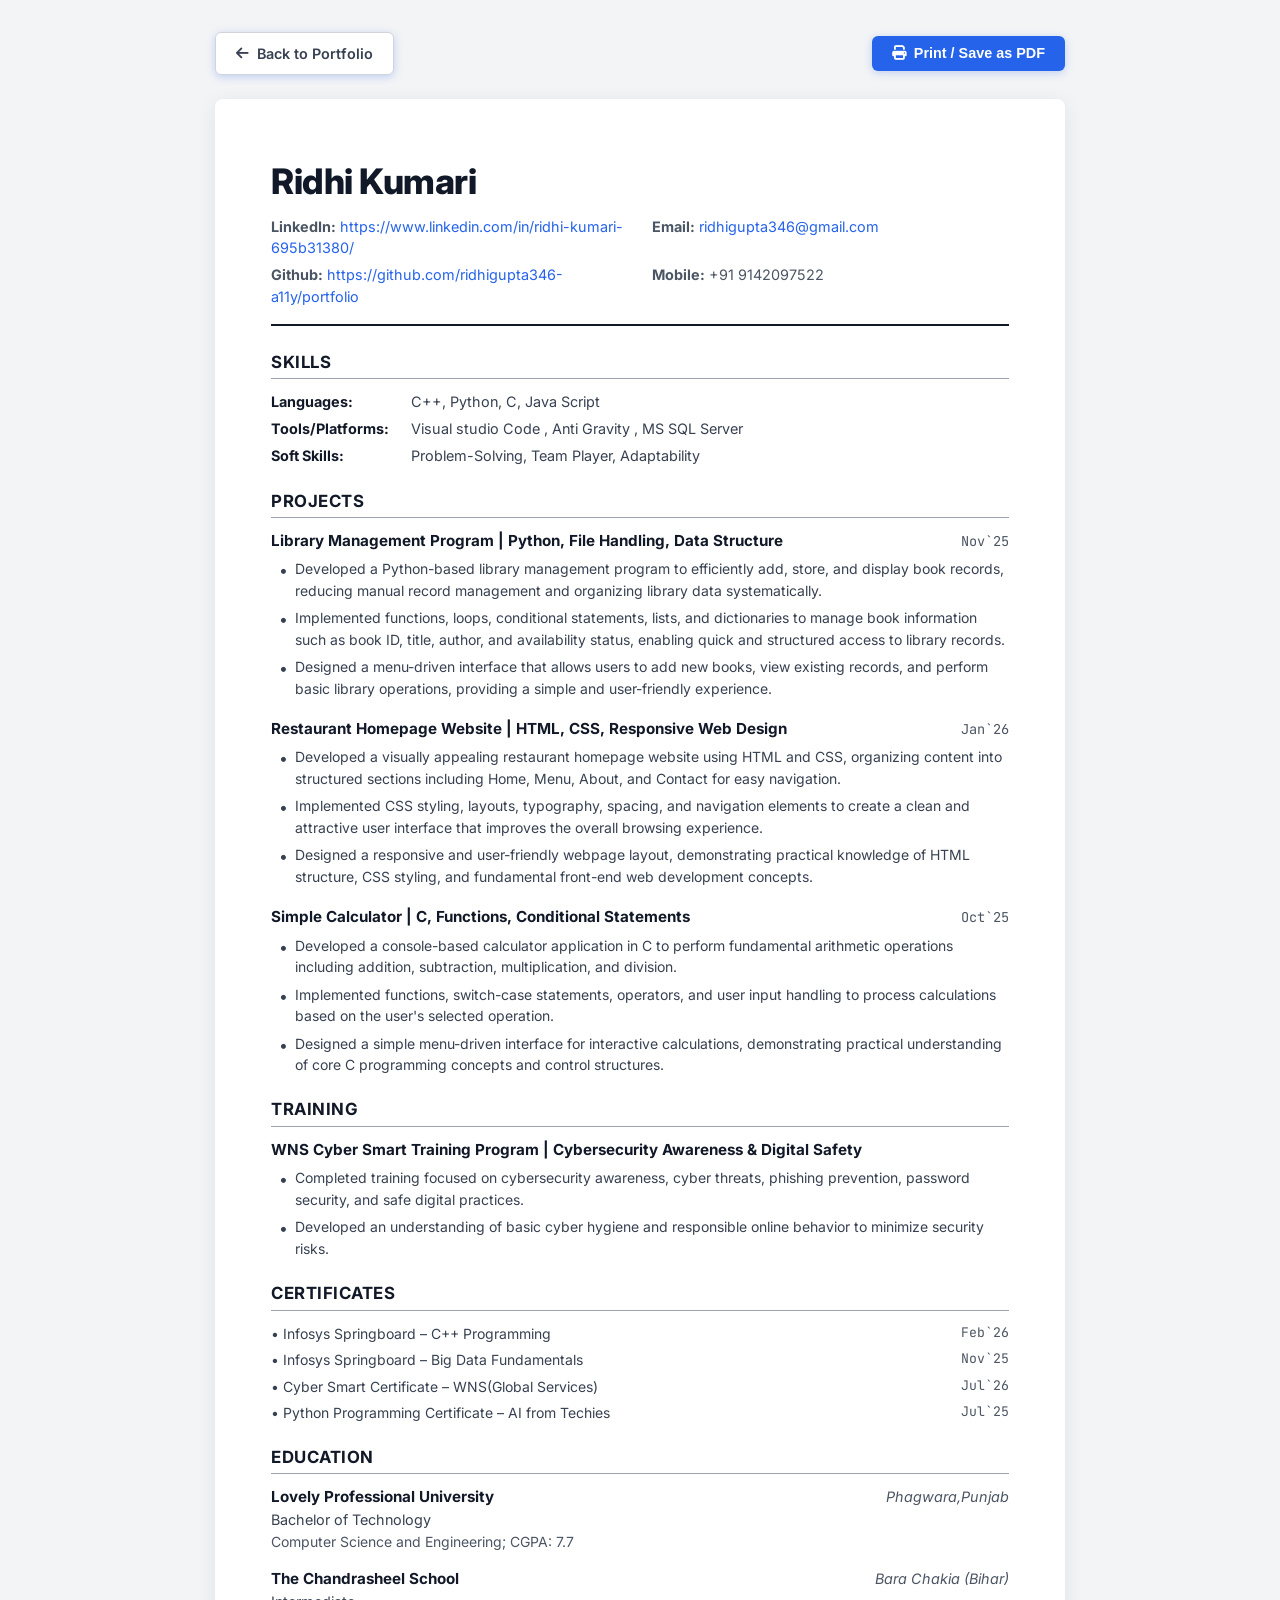
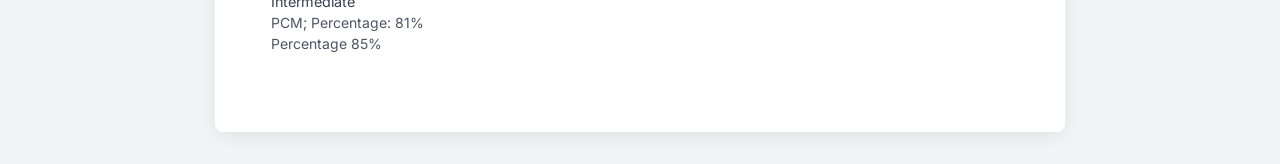
<file: new_portfolio/resume.html>
<!DOCTYPE html>
<html lang="en">
<head>
  <meta charset="UTF-8" />
  <meta name="viewport" content="width=device-width, initial-scale=1.0" />
  <title>Ridhi Kumari - Resume</title>
  <link rel="preconnect" href="https://fonts.googleapis.com" />
  <link rel="preconnect" href="https://fonts.gstatic.com" crossorigin />
  <link href="https://fonts.googleapis.com/css2?family=Inter:wght@400;500;600;700;800&family=JetBrains+Mono:wght@400;500&display=swap" rel="stylesheet" />
  <link rel="stylesheet" href="https://cdnjs.cloudflare.com/ajax/libs/font-awesome/6.5.1/css/all.min.css" />
  <style>
    :root {
      --text-dark: #111827;
      --text-body: #374151;
      --text-muted: #4b5563;
      --accent: #2563eb;
      --border: #d1d5db;
      --bg: #f3f4f6;
    }

    * {
      box-sizing: border-box;
      margin: 0;
      padding: 0;
    }

    body {
      font-family: 'Inter', sans-serif;
      background: var(--bg);
      color: var(--text-body);
      line-height: 1.5;
      padding: 2rem 1rem;
    }

    .resume-toolbar {
      max-width: 850px;
      margin: 0 auto 1.5rem auto;
      display: flex;
      justify-content: space-between;
      align-items: center;
    }

    .btn-action {
      display: inline-flex;
      align-items: center;
      gap: 0.5rem;
      padding: 0.6rem 1.25rem;
      background: #2563eb;
      color: #ffffff;
      text-decoration: none;
      font-size: 0.9rem;
      font-weight: 600;
      border-radius: 6px;
      border: none;
      cursor: pointer;
      box-shadow: 0 2px 8px rgba(37, 99, 235, 0.25);
    }

    .btn-action:hover {
      background: #1d4ed8;
    }

    .btn-back {
      background: #ffffff;
      color: #374151;
      border: 1px solid #d1d5db;
    }

    .btn-back:hover {
      background: #f9fafb;
      color: #111827;
    }

    .resume-sheet {
      max-width: 850px;
      margin: 0 auto;
      background: #ffffff;
      padding: 3.5rem 3.5rem;
      border-radius: 8px;
      box-shadow: 0 4px 20px rgba(0, 0, 0, 0.08);
    }

    /* Resume Header */
    .header {
      border-bottom: 2px solid #111827;
      padding-bottom: 1rem;
      margin-bottom: 1.5rem;
    }

    .name {
      font-size: 2.2rem;
      font-weight: 800;
      color: var(--text-dark);
      letter-spacing: -0.5px;
      margin-bottom: 0.5rem;
    }

    .contact-grid {
      display: grid;
      grid-template-columns: 1fr 1fr;
      row-gap: 0.35rem;
      column-gap: 1.5rem;
      font-size: 0.9rem;
      color: var(--text-muted);
    }

    .contact-grid a {
      color: var(--accent);
      text-decoration: none;
    }

    .contact-grid a:hover {
      text-decoration: underline;
    }

    /* Resume Section */
    .section {
      margin-bottom: 1.35rem;
    }

    .section-title {
      font-size: 1.05rem;
      font-weight: 700;
      text-transform: uppercase;
      letter-spacing: 0.5px;
      color: var(--text-dark);
      border-bottom: 1px solid #9ca3af;
      padding-bottom: 0.2rem;
      margin-bottom: 0.75rem;
    }

    /* Skills */
    .skills-row {
      display: flex;
      margin-bottom: 0.35rem;
      font-size: 0.9rem;
    }

    .skills-label {
      width: 140px;
      font-weight: 700;
      color: var(--text-dark);
      flex-shrink: 0;
    }

    .skills-value {
      color: var(--text-body);
    }

    /* Projects */
    .project-entry {
      margin-bottom: 1.15rem;
    }

    .project-header {
      display: flex;
      justify-content: space-between;
      align-items: baseline;
      margin-bottom: 0.35rem;
    }

    .project-title-tech {
      font-size: 0.95rem;
      font-weight: 700;
      color: var(--text-dark);
    }

    .project-date {
      font-size: 0.85rem;
      font-family: 'JetBrains Mono', monospace;
      color: var(--text-muted);
    }

    .bullet-list {
      list-style-type: none;
      padding-left: 0.5rem;
      display: flex;
      flex-direction: column;
      gap: 0.35rem;
      font-size: 0.875rem;
      line-height: 1.55;
    }

    .bullet-list li {
      position: relative;
      padding-left: 1rem;
    }

    .bullet-list li::before {
      content: "•";
      position: absolute;
      left: 0;
      color: #374151;
      font-size: 1rem;
    }

    /* Education */
    .edu-entry {
      margin-bottom: 1rem;
    }

    .edu-header {
      display: flex;
      justify-content: space-between;
      align-items: baseline;
      font-size: 0.95rem;
    }

    .edu-school {
      font-weight: 700;
      color: var(--text-dark);
    }

    .edu-location {
      color: var(--text-muted);
      font-style: italic;
      font-size: 0.9rem;
    }

    .edu-degree {
      font-size: 0.9rem;
      color: var(--text-body);
    }

    .edu-grades {
      font-size: 0.875rem;
      color: var(--text-muted);
    }

    /* Certificates & Training */
    .cert-item {
      font-size: 0.875rem;
      margin-bottom: 0.35rem;
      display: flex;
      justify-content: space-between;
    }

    .cert-name {
      color: var(--text-body);
    }

    .cert-date {
      font-family: 'JetBrains Mono', monospace;
      color: var(--text-muted);
      font-size: 0.825rem;
    }

    @media (max-width: 640px) {
      .resume-sheet {
        padding: 1.75rem 1.25rem;
      }
      .contact-grid {
        grid-template-columns: 1fr;
      }
      .project-header, .edu-header {
        flex-direction: column;
      }
    }

    @media print {
      body {
        background: #ffffff;
        padding: 0;
      }
      .resume-toolbar {
        display: none !important;
      }
      .resume-sheet {
        padding: 0;
        box-shadow: none;
        max-width: 100%;
      }
    }
  </style>
</head>
<body>
  <!-- Action Toolbar -->
  <div class="resume-toolbar">
    <a href="index.html" class="btn-action btn-back"><i class="fa-solid fa-arrow-left"></i> Back to Portfolio</a>
    <button class="btn-action" onclick="window.print()"><i class="fa-solid fa-print"></i> Print / Save as PDF</button>
  </div>

  <!-- Main CV Page -->
  <main class="resume-sheet">
    <!-- Header -->
    <header class="header">
      <h1 class="name">Ridhi Kumari</h1>
      <div class="contact-grid">
        <div><strong>LinkedIn:</strong> <a href="https://www.linkedin.com/in/ridhi-kumari-695b31380/" target="_blank">https://www.linkedin.com/in/ridhi-kumari-695b31380/</a></div>
        <div><strong>Email:</strong> <a href="mailto:ridhigupta346@gmail.com">ridhigupta346@gmail.com</a></div>
        <div><strong>Github:</strong> <a href="https://github.com/ridhigupta346-a11y/portfolio" target="_blank">https://github.com/ridhigupta346-a11y/portfolio</a></div>
        <div><strong>Mobile:</strong> +91 9142097522</div>
      </div>
    </header>

    <!-- SKILLS -->
    <section class="section">
      <h2 class="section-title">SKILLS</h2>
      <div class="skills-row">
        <div class="skills-label">Languages:</div>
        <div class="skills-value">C++, Python, C, Java Script</div>
      </div>
      <div class="skills-row">
        <div class="skills-label">Tools/Platforms:</div>
        <div class="skills-value">Visual studio Code , Anti Gravity , MS SQL Server</div>
      </div>
      <div class="skills-row">
        <div class="skills-label">Soft Skills:</div>
        <div class="skills-value">Problem-Solving, Team Player, Adaptability</div>
      </div>
    </section>

    <!-- PROJECTS -->
    <section class="section">
      <h2 class="section-title">PROJECTS</h2>

      <!-- Library Management Program -->
      <div class="project-entry">
        <div class="project-header">
          <span class="project-title-tech">Library Management Program | Python, File Handling, Data Structure</span>
          <span class="project-date">Nov`25</span>
        </div>
        <ul class="bullet-list">
          <li>Developed a Python-based library management program to efficiently add, store, and display book records, reducing manual record management and organizing library data systematically.</li>
          <li>Implemented functions, loops, conditional statements, lists, and dictionaries to manage book information such as book ID, title, author, and availability status, enabling quick and structured access to library records.</li>
          <li>Designed a menu-driven interface that allows users to add new books, view existing records, and perform basic library operations, providing a simple and user-friendly experience.</li>
        </ul>
      </div>

      <!-- Restaurant Homepage Website -->
      <div class="project-entry">
        <div class="project-header">
          <span class="project-title-tech">Restaurant Homepage Website | HTML, CSS, Responsive Web Design</span>
          <span class="project-date">Jan`26</span>
        </div>
        <ul class="bullet-list">
          <li>Developed a visually appealing restaurant homepage website using HTML and CSS, organizing content into structured sections including Home, Menu, About, and Contact for easy navigation.</li>
          <li>Implemented CSS styling, layouts, typography, spacing, and navigation elements to create a clean and attractive user interface that improves the overall browsing experience.</li>
          <li>Designed a responsive and user-friendly webpage layout, demonstrating practical knowledge of HTML structure, CSS styling, and fundamental front-end web development concepts.</li>
        </ul>
      </div>

      <!-- Simple Calculator -->
      <div class="project-entry">
        <div class="project-header">
          <span class="project-title-tech">Simple Calculator | C, Functions, Conditional Statements</span>
          <span class="project-date">Oct`25</span>
        </div>
        <ul class="bullet-list">
          <li>Developed a console-based calculator application in C to perform fundamental arithmetic operations including addition, subtraction, multiplication, and division.</li>
          <li>Implemented functions, switch-case statements, operators, and user input handling to process calculations based on the user's selected operation.</li>
          <li>Designed a simple menu-driven interface for interactive calculations, demonstrating practical understanding of core C programming concepts and control structures.</li>
        </ul>
      </div>
    </section>

    <!-- TRAINING -->
    <section class="section">
      <h2 class="section-title">TRAINING</h2>
      <div class="project-entry">
        <div class="project-header">
          <span class="project-title-tech">WNS Cyber Smart Training Program | Cybersecurity Awareness & Digital Safety</span>
        </div>
        <ul class="bullet-list">
          <li>Completed training focused on cybersecurity awareness, cyber threats, phishing prevention, password security, and safe digital practices.</li>
          <li>Developed an understanding of basic cyber hygiene and responsible online behavior to minimize security risks.</li>
        </ul>
      </div>
    </section>

    <!-- CERTIFICATES -->
    <section class="section">
      <h2 class="section-title">CERTIFICATES</h2>
      <div class="cert-item">
        <span class="cert-name">• Infosys Springboard – C++ Programming</span>
        <span class="cert-date">Feb`26</span>
      </div>
      <div class="cert-item">
        <span class="cert-name">• Infosys Springboard – Big Data Fundamentals</span>
        <span class="cert-date">Nov`25</span>
      </div>
      <div class="cert-item">
        <span class="cert-name">• Cyber Smart Certificate – WNS(Global Services)</span>
        <span class="cert-date">Jul`26</span>
      </div>
      <div class="cert-item">
        <span class="cert-name">• Python Programming Certificate – AI from Techies</span>
        <span class="cert-date">Jul`25</span>
      </div>
    </section>

    <!-- EDUCATION -->
    <section class="section">
      <h2 class="section-title">EDUCATION</h2>
      
      <div class="edu-entry">
        <div class="edu-header">
          <span class="edu-school">Lovely Professional University</span>
          <span class="edu-location">Phagwara,Punjab</span>
        </div>
        <div class="edu-degree">Bachelor of Technology</div>
        <div class="edu-grades">Computer Science and Engineering; CGPA: 7.7</div>
      </div>

      <div class="edu-entry">
        <div class="edu-header">
          <span class="edu-school">The Chandrasheel School</span>
          <span class="edu-location">Bara Chakia (Bihar)</span>
        </div>
        <div class="edu-degree">Intermediate</div>
        <div class="edu-grades">PCM; Percentage: 81%</div>
        <div class="edu-grades">Percentage 85%</div>
      </div>
    </section>
  </main>
</body>
</html>
</file>
<file: styles.css>
/* ==========================================================================
   Ridhi Kumari - Technical Portfolio Design System
   Aesthetic: Dark Glassmorphic / Cyberpunk Minimalist
   ========================================================================== */

:root {
  /* Color Palette */
  --bg-base: #07090e;
  --bg-surface: #0e1320;
  --bg-surface-elevated: #151b2e;
  --bg-glass: rgba(15, 22, 36, 0.65);
  --bg-glass-hover: rgba(24, 34, 56, 0.85);
  --bg-glass-active: rgba(30, 42, 70, 0.95);

  /* Neon & Gradient Accents */
  --accent-cyan: #00f2fe;
  --accent-blue: #4facfe;
  --accent-violet: #8b5cf6;
  --accent-purple: #c084fc;
  --accent-emerald: #10b981;
  --accent-amber: #f59e0b;
  --accent-rose: #f43f5e;

  /* Glowing Shadows */
  --glow-cyan: 0 0 25px rgba(0, 242, 254, 0.35);
  --glow-blue: 0 0 25px rgba(79, 172, 254, 0.35);
  --glow-violet: 0 0 25px rgba(139, 92, 246, 0.35);
  --glow-card: 0 10px 30px -10px rgba(0, 0, 0, 0.5);

  /* Typography Colors */
  --text-primary: #f8fafc;
  --text-secondary: #94a3b8;
  --text-muted: #64748b;
  --text-inverse: #07090e;

  /* Borders & Dividers */
  --border-glass: rgba(255, 255, 255, 0.08);
  --border-glass-bright: rgba(255, 255, 255, 0.16);
  --border-cyan-glow: rgba(0, 242, 254, 0.4);
  --border-violet-glow: rgba(139, 92, 246, 0.4);

  /* Typography Fonts */
  --font-body: 'Inter', system-ui, -apple-system, sans-serif;
  --font-heading: 'Outfit', system-ui, -apple-system, sans-serif;
  --font-code: 'JetBrains Mono', 'Fira Code', monospace;

  /* Layout & Spacing */
  --max-width: 1200px;
  --header-height: 4.5rem;
  --radius-sm: 8px;
  --radius-md: 14px;
  --radius-lg: 20px;
  --radius-full: 9999px;

  /* Transitions */
  --transition-fast: 0.2s ease;
  --transition-normal: 0.3s cubic-bezier(0.4, 0, 0.2, 1);
  --transition-slow: 0.5s cubic-bezier(0.4, 0, 0.2, 1);
}

/* ==========================================================================
   CSS Reset & Base Styles
   ========================================================================== */
*,
*::before,
*::after {
  box-sizing: border-box;
  margin: 0;
  padding: 0;
}

html {
  scroll-behavior: smooth;
  font-size: 16px;
}

body {
  font-family: var(--font-body);
  background-color: var(--bg-base);
  color: var(--text-primary);
  line-height: 1.65;
  overflow-x: hidden;
  position: relative;
  min-height: 100vh;
  -webkit-font-smoothing: antialiased;
}

/* Ambient Background Light Orbs */
.ambient-glow {
  position: fixed;
  border-radius: 50%;
  filter: blur(120px);
  pointer-events: none;
  z-index: 0;
  opacity: 0.4;
  animation: floatAmbient 18s ease-in-out infinite alternate;
}

.glow-1 {
  width: 500px;
  height: 500px;
  background: radial-gradient(circle, rgba(0, 242, 254, 0.25) 0%, rgba(0, 0, 0, 0) 70%);
  top: -100px;
  left: -100px;
}

.glow-2 {
  width: 600px;
  height: 600px;
  background: radial-gradient(circle, rgba(139, 92, 246, 0.2) 0%, rgba(0, 0, 0, 0) 70%);
  top: 40%;
  right: -150px;
  animation-delay: -6s;
}

.glow-3 {
  width: 500px;
  height: 500px;
  background: radial-gradient(circle, rgba(16, 185, 129, 0.18) 0%, rgba(0, 0, 0, 0) 70%);
  bottom: 5%;
  left: 10%;
  animation-delay: -12s;
}

@keyframes floatAmbient {
  0% { transform: translate(0, 0) scale(1); }
  50% { transform: translate(40px, 60px) scale(1.1); }
  100% { transform: translate(-30px, 30px) scale(0.95); }
}

/* Custom Scrollbar */
::-webkit-scrollbar {
  width: 8px;
}

::-webkit-scrollbar-track {
  background: var(--bg-base);
}

::-webkit-scrollbar-thumb {
  background: var(--bg-surface-elevated);
  border-radius: var(--radius-full);
  border: 2px solid var(--bg-base);
}

::-webkit-scrollbar-thumb:hover {
  background: var(--accent-blue);
}

/* Selection */
::selection {
  background: var(--accent-cyan);
  color: var(--text-inverse);
}

/* Container & Grid Utility */
.container {
  max-width: var(--max-width);
  margin-inline: auto;
  padding-inline: 1.5rem;
  position: relative;
  z-index: 1;
}

.grid {
  display: grid;
  gap: 2rem;
}

.section {
  padding-block: 6rem 3rem;
  position: relative;
}

/* Typography Utilities */
h1, h2, h3, h4, h5, h6 {
  font-family: var(--font-heading);
  color: var(--text-primary);
  line-height: 1.2;
  font-weight: 700;
}

p {
  color: var(--text-secondary);
}

a {
  color: inherit;
  text-decoration: none;
  transition: var(--transition-fast);
}

ul {
  list-style: none;
}

/* Gradient Text Effect */
.gradient-text {
  background: linear-gradient(135deg, var(--accent-cyan) 0%, var(--accent-blue) 50%, var(--accent-purple) 100%);
  -webkit-background-clip: text;
  background-clip: text;
  -webkit-text-fill-color: transparent;
  display: inline-block;
}

/* Section Header Styling */
.section-header {
  margin-bottom: 3.5rem;
}

.text-center {
  text-align: center;
}

.section-subtitle {
  display: inline-flex;
  align-items: center;
  gap: 0.5rem;
  font-size: 0.875rem;
  font-weight: 600;
  text-transform: uppercase;
  letter-spacing: 1.5px;
  color: var(--accent-cyan);
  background: rgba(0, 242, 254, 0.08);
  padding: 0.35rem 1rem;
  border-radius: var(--radius-full);
  border: 1px solid rgba(0, 242, 254, 0.2);
  margin-bottom: 0.75rem;
}

.section-title {
  font-size: clamp(2rem, 4vw, 2.75rem);
  letter-spacing: -0.5px;
  margin-bottom: 0.75rem;
}

.section-desc {
  max-width: 600px;
  margin-inline: auto;
  font-size: 1.05rem;
}

/* Glassmorphism Panel Class */
.glass-panel {
  background: var(--bg-glass);
  backdrop-filter: blur(16px);
  -webkit-backdrop-filter: blur(16px);
  border: 1px solid var(--border-glass);
  border-radius: var(--radius-lg);
  box-shadow: var(--glow-card);
  transition: transform var(--transition-normal), border-color var(--transition-normal), box-shadow var(--transition-normal), background var(--transition-normal);
}

.glass-panel:hover {
  border-color: var(--border-glass-bright);
}

/* ==========================================================================
   Buttons & Badges
   ========================================================================== */
.btn {
  display: inline-flex;
  align-items: center;
  justify-content: center;
  gap: 0.6rem;
  padding: 0.85rem 1.65rem;
  font-family: var(--font-body);
  font-size: 0.95rem;
  font-weight: 600;
  border-radius: var(--radius-md);
  border: none;
  cursor: pointer;
  transition: var(--transition-normal);
  text-align: center;
}

.btn-sm {
  padding: 0.55rem 1.15rem;
  font-size: 0.875rem;
  border-radius: var(--radius-sm);
}

.btn-block {
  width: 100%;
}

.btn-primary {
  background: linear-gradient(135deg, #00f2fe 0%, #4facfe 100%);
  color: #050b14;
  box-shadow: 0 4px 18px rgba(0, 242, 254, 0.35);
}

.btn-primary:hover {
  transform: translateY(-2px);
  box-shadow: 0 8px 25px rgba(0, 242, 254, 0.5);
  color: #000;
}

.btn-secondary {
  background: rgba(255, 255, 255, 0.07);
  color: var(--text-primary);
  border: 1px solid var(--border-glass-bright);
  backdrop-filter: blur(8px);
}

.btn-secondary:hover {
  background: rgba(255, 255, 255, 0.14);
  transform: translateY(-2px);
  border-color: rgba(255, 255, 255, 0.3);
}

.btn-outline {
  background: transparent;
  color: var(--accent-cyan);
  border: 1px solid rgba(0, 242, 254, 0.4);
}

.btn-outline:hover {
  background: rgba(0, 242, 254, 0.1);
  transform: translateY(-2px);
  border-color: var(--accent-cyan);
}

.badge {
  display: inline-flex;
  align-items: center;
  gap: 0.4rem;
  padding: 0.25rem 0.75rem;
  font-size: 0.75rem;
  font-weight: 600;
  border-radius: var(--radius-full);
}

.badge-accent {
  background: rgba(0, 242, 254, 0.12);
  color: var(--accent-cyan);
  border: 1px solid rgba(0, 242, 254, 0.25);
}

.badge-infosys {
  background: rgba(79, 172, 254, 0.12);
  color: #38bdf8;
  border: 1px solid rgba(79, 172, 254, 0.3);
}

.badge-wns {
  background: rgba(139, 92, 246, 0.12);
  color: #c084fc;
  border: 1px solid rgba(139, 92, 246, 0.3);
}

.badge-python {
  background: rgba(245, 158, 11, 0.12);
  color: #fbbf24;
  border: 1px solid rgba(245, 158, 11, 0.3);
}

/* ==========================================================================
   Header & Navbar
   ========================================================================== */
.header {
  position: fixed;
  top: 0;
  left: 0;
  width: 100%;
  height: var(--header-height);
  background: rgba(7, 9, 14, 0.75);
  backdrop-filter: blur(20px);
  -webkit-backdrop-filter: blur(20px);
  border-bottom: 1px solid var(--border-glass);
  z-index: 100;
  transition: var(--transition-normal);
}

.header.scrolled {
  background: rgba(7, 9, 14, 0.92);
  border-bottom-color: rgba(255, 255, 255, 0.1);
  box-shadow: 0 10px 30px rgba(0, 0, 0, 0.5);
}

.nav {
  height: 100%;
  display: flex;
  align-items: center;
  justify-content: space-between;
}

.nav-logo {
  display: flex;
  align-items: center;
  font-family: var(--font-heading);
  font-weight: 800;
  font-size: 1.35rem;
  letter-spacing: -0.5px;
}

.nav-avatar-wrap {
  width: 32px;
  height: 32px;
  border-radius: var(--radius-full);
  overflow: hidden;
  border: 2px solid var(--accent-cyan);
  box-shadow: 0 0 10px rgba(0, 242, 254, 0.4);
  margin-right: 0.6rem;
  flex-shrink: 0;
  display: inline-flex;
}

.nav-logo-avatar {
  width: 100%;
  height: 100%;
  object-fit: cover;
  object-position: center 15%;
}

.logo-bracket {
  color: var(--accent-cyan);
  font-family: var(--font-code);
  font-weight: 700;
}

.logo-name {
  margin-inline: 2px;
  color: var(--text-primary);
}

.logo-dot {
  color: var(--accent-violet);
}

.nav-list {
  display: flex;
  align-items: center;
  gap: 2rem;
}

.nav-link {
  font-size: 0.95rem;
  font-weight: 500;
  color: var(--text-secondary);
  display: flex;
  align-items: center;
  gap: 0.4rem;
  padding: 0.4rem 0.6rem;
  border-radius: var(--radius-sm);
  transition: var(--transition-fast);
}

.nav-link i {
  font-size: 0.85rem;
  opacity: 0.7;
}

.nav-link:hover,
.nav-link.active {
  color: var(--accent-cyan);
  background: rgba(0, 242, 254, 0.08);
}

.nav-link.active i {
  opacity: 1;
  color: var(--accent-cyan);
}

.nav-actions {
  display: flex;
  align-items: center;
  gap: 1rem;
}

.header-cta {
  display: inline-flex;
}

.nav-toggle,
.nav-close {
  display: none;
  font-size: 1.35rem;
  color: var(--text-primary);
  background: none;
  border: none;
  cursor: pointer;
  padding: 0.4rem;
}

/* ==========================================================================
   Hero Section
   ========================================================================== */
.hero {
  min-height: 100vh;
  display: flex;
  align-items: center;
  padding-top: calc(var(--header-height) + 2rem);
}

.hero-container {
  grid-template-columns: 1.15fr 0.95fr;
  align-items: center;
  gap: 3.5rem;
}

.hero-badge {
  display: inline-flex;
  align-items: center;
  gap: 0.6rem;
  background: rgba(16, 185, 129, 0.1);
  border: 1px solid rgba(16, 185, 129, 0.3);
  color: #34d399;
  padding: 0.4rem 1rem;
  border-radius: var(--radius-full);
  font-size: 0.825rem;
  font-weight: 600;
  margin-bottom: 1.25rem;
}

.pulse-dot {
  width: 8px;
  height: 8px;
  background-color: var(--accent-emerald);
  border-radius: 50%;
  box-shadow: 0 0 10px var(--accent-emerald);
  animation: pulseDot 2s infinite;
}

@keyframes pulseDot {
  0% { transform: scale(0.95); box-shadow: 0 0 0 0 rgba(16, 185, 129, 0.7); }
  70% { transform: scale(1); box-shadow: 0 0 0 8px rgba(16, 185, 129, 0); }
  100% { transform: scale(0.95); box-shadow: 0 0 0 0 rgba(16, 185, 129, 0); }
}

.hero-title {
  font-size: clamp(2.3rem, 4.5vw, 3.5rem);
  font-weight: 800;
  letter-spacing: -1px;
  margin-bottom: 1rem;
  line-height: 1.15;
}

.hero-subtitle {
  display: block;
  font-size: clamp(1.2rem, 2.2vw, 1.6rem);
  font-weight: 600;
  color: var(--text-secondary);
  margin-top: 0.4rem;
}

.hero-description {
  font-size: 1.05rem;
  line-height: 1.7;
  margin-bottom: 2rem;
  max-width: 580px;
}

.hero-cta-group {
  display: flex;
  flex-wrap: wrap;
  gap: 1rem;
  margin-bottom: 2.5rem;
}

.hero-stats-strip {
  display: flex;
  flex-wrap: wrap;
  gap: 1.25rem;
  padding-top: 1.5rem;
  border-top: 1px solid var(--border-glass);
}

.stat-pill {
  display: flex;
  align-items: center;
  gap: 0.75rem;
  padding: 0.6rem 1rem;
  background: rgba(255, 255, 255, 0.03);
  border: 1px solid var(--border-glass);
  border-radius: var(--radius-md);
  font-size: 0.85rem;
}

.stat-pill i {
  font-size: 1.3rem;
  color: var(--accent-cyan);
}

.stat-pill strong {
  display: block;
  font-size: 0.95rem;
  color: var(--text-primary);
}

.stat-pill span {
  font-size: 0.75rem;
  color: var(--text-muted);
}

/* ==========================================================================
   Hero Showcase: Photo & Dev Terminal
   ========================================================================== */
.hero-showcase-container {
  padding: 0;
  overflow: hidden;
  background: rgba(11, 16, 28, 0.85);
  border: 1px solid rgba(0, 242, 254, 0.25);
  box-shadow: 0 20px 50px rgba(0, 0, 0, 0.6), var(--glow-cyan);
  border-radius: var(--radius-lg);
  position: relative;
}

.showcase-header {
  display: flex;
  align-items: center;
  justify-content: space-between;
  padding: 0.75rem 1.25rem;
  background: rgba(7, 10, 18, 0.95);
  border-bottom: 1px solid var(--border-glass);
  gap: 0.75rem;
}

.showcase-tabs {
  display: flex;
  align-items: center;
  gap: 0.35rem;
  background: rgba(255, 255, 255, 0.05);
  padding: 3px 4px;
  border-radius: var(--radius-full);
  border: 1px solid var(--border-glass);
}

.showcase-tab-btn {
  display: inline-flex;
  align-items: center;
  gap: 0.45rem;
  padding: 0.35rem 0.85rem;
  font-family: var(--font-body);
  font-size: 0.78rem;
  font-weight: 600;
  color: var(--text-muted);
  background: transparent;
  border: none;
  border-radius: var(--radius-full);
  cursor: pointer;
  transition: var(--transition-fast);
}

.showcase-tab-btn:hover {
  color: var(--text-primary);
}

.showcase-tab-btn.active {
  color: #07090e;
  background: linear-gradient(135deg, var(--accent-cyan), #38bdf8);
  box-shadow: 0 0 12px rgba(0, 242, 254, 0.5);
}

.showcase-tab-content {
  display: none;
  animation: fadeInPane 0.35s cubic-bezier(0.4, 0, 0.2, 1);
}

.showcase-tab-content.active {
  display: block;
}

@keyframes fadeInPane {
  from {
    opacity: 0;
    transform: translateY(6px);
  }
  to {
    opacity: 1;
    transform: translateY(0);
  }
}

.pulse-dot-sm {
  display: inline-block;
  width: 6px;
  height: 6px;
  background: var(--accent-emerald);
  border-radius: 50%;
  box-shadow: 0 0 8px var(--accent-emerald);
  margin-right: 2px;
}

/* Portrait Presentation */
.hero-portrait-frame {
  position: relative;
  width: 100%;
  height: 440px;
  overflow: hidden;
  background: radial-gradient(circle at 50% 30%, rgba(30, 42, 70, 0.8), rgba(7, 10, 18, 0.95));
  display: flex;
  align-items: center;
  justify-content: center;
}

.portrait-glow-halo {
  position: absolute;
  top: 10%;
  left: 50%;
  transform: translateX(-50%);
  width: 260px;
  height: 260px;
  background: radial-gradient(circle, rgba(0, 242, 254, 0.3) 0%, rgba(139, 92, 246, 0.25) 50%, transparent 70%);
  border-radius: 50%;
  filter: blur(45px);
  pointer-events: none;
  z-index: 1;
}

.hero-portrait-img {
  width: 100%;
  height: 100%;
  object-fit: cover;
  object-position: center 10%;
  display: block;
  z-index: 2;
  transition: transform 0.5s cubic-bezier(0.4, 0, 0.2, 1);
}

.hero-portrait-frame:hover .hero-portrait-img {
  transform: scale(1.03);
}

/* Floating Glass Badges */
.hero-float-badge {
  position: absolute;
  z-index: 4;
  display: flex;
  align-items: center;
  gap: 0.6rem;
  padding: 0.5rem 0.85rem;
  background: rgba(11, 16, 28, 0.85);
  backdrop-filter: blur(12px);
  -webkit-backdrop-filter: blur(12px);
  border: 1px solid rgba(255, 255, 255, 0.14);
  border-radius: var(--radius-md);
  box-shadow: 0 8px 24px rgba(0, 0, 0, 0.45);
  font-size: 0.75rem;
  pointer-events: none;
  animation: floatBadge 4s ease-in-out infinite alternate;
}

.hero-float-badge i {
  font-size: 1rem;
  color: var(--accent-cyan);
}

.hero-float-badge strong {
  display: block;
  font-size: 0.8rem;
  color: var(--text-primary);
  font-weight: 700;
  line-height: 1.2;
}

.hero-float-badge span {
  display: block;
  font-size: 0.7rem;
  color: var(--text-muted);
  line-height: 1.2;
}

.badge-top-right {
  top: 1.25rem;
  right: 1.25rem;
  border-color: rgba(0, 242, 254, 0.35);
  box-shadow: 0 8px 24px rgba(0, 0, 0, 0.45), 0 0 15px rgba(0, 242, 254, 0.2);
}

.badge-bottom-left {
  bottom: 4.8rem;
  left: 1.25rem;
  border-color: rgba(16, 185, 129, 0.35);
  box-shadow: 0 8px 24px rgba(0, 0, 0, 0.45), 0 0 15px rgba(16, 185, 129, 0.2);
  animation-delay: -1.5s;
}

.badge-bottom-right {
  bottom: 4.8rem;
  right: 1.25rem;
  border-color: rgba(139, 92, 246, 0.35);
  box-shadow: 0 8px 24px rgba(0, 0, 0, 0.45), 0 0 15px rgba(139, 92, 246, 0.2);
  animation-delay: -3s;
}

@keyframes floatBadge {
  0% { transform: translateY(0px); }
  100% { transform: translateY(-6px); }
}

/* Portrait Bottom Info Strip */
.portrait-bottom-info {
  position: absolute;
  bottom: 0;
  left: 0;
  right: 0;
  z-index: 3;
  padding: 1.25rem 1.25rem 1rem 1.25rem;
  background: linear-gradient(to top, rgba(7, 10, 18, 0.98) 0%, rgba(7, 10, 18, 0.8) 60%, transparent 100%);
  display: flex;
  align-items: flex-end;
  justify-content: space-between;
  gap: 1rem;
}

.portrait-info-text .portrait-name {
  font-size: 1.25rem;
  font-weight: 800;
  color: var(--text-primary);
  letter-spacing: -0.3px;
  line-height: 1.2;
}

.portrait-info-text .portrait-subtitle {
  font-size: 0.78rem;
  color: var(--accent-cyan);
  display: flex;
  align-items: center;
  gap: 0.35rem;
  margin-top: 0.2rem;
}

.btn-switch-terminal {
  display: inline-flex;
  align-items: center;
  gap: 0.4rem;
  background: rgba(255, 255, 255, 0.08);
  border: 1px solid var(--border-glass-bright);
  color: var(--text-primary);
  padding: 0.35rem 0.75rem;
  border-radius: var(--radius-full);
  font-size: 0.75rem;
  font-weight: 600;
  cursor: pointer;
  transition: var(--transition-fast);
}

.btn-switch-terminal:hover {
  background: rgba(0, 242, 254, 0.2);
  border-color: var(--accent-cyan);
  color: var(--accent-cyan);
}

/* ==========================================================================
   Hero Terminal Component
   ========================================================================== */
.terminal-card {
  padding: 0;
  overflow: hidden;
  background: rgba(11, 16, 28, 0.85);
  border: 1px solid rgba(0, 242, 254, 0.2);
  box-shadow: 0 20px 50px rgba(0, 0, 0, 0.6), var(--glow-cyan);
}

.terminal-header {
  display: flex;
  align-items: center;
  justify-content: space-between;
  padding: 0.75rem 1.25rem;
  background: rgba(7, 10, 18, 0.95);
  border-bottom: 1px solid var(--border-glass);
}

.terminal-dots {
  display: flex;
  gap: 6px;
}

.dot {
  width: 11px;
  height: 11px;
  border-radius: 50%;
}

.dot.red { background: #ff5f56; }
.dot.yellow { background: #ffbd2e; }
.dot.green { background: #27c93f; }

.terminal-title {
  font-family: var(--font-code);
  font-size: 0.8rem;
  color: var(--text-muted);
  display: flex;
  align-items: center;
  gap: 0.4rem;
}

.status-indicator {
  font-family: var(--font-code);
  font-size: 0.65rem;
  color: var(--accent-emerald);
  background: rgba(16, 185, 129, 0.15);
  padding: 2px 6px;
  border-radius: 4px;
  border: 1px solid rgba(16, 185, 129, 0.3);
}

.terminal-body {
  padding: 1.5rem;
  font-family: var(--font-code);
  font-size: 0.825rem;
  line-height: 1.6;
}

.code-line {
  color: #abb2bf;
}

.indent-1 { padding-left: 1.25rem; }
.indent-2 { padding-left: 2.25rem; }
.indent-3 { padding-left: 3.25rem; }

.code-keyword { color: #c678dd; }
.code-class { color: #e5c07b; font-weight: 600; }
.code-func { color: #61afef; }
.code-param { color: #e06c75; }
.code-str { color: #98c379; }
.code-num { color: #d19a66; }
.code-bool { color: #56b6c2; }
.code-comment { color: #5c6370; font-style: italic; }

.terminal-output {
  margin-top: 0.5rem;
  padding: 0.6rem 0.85rem;
  background: rgba(0, 0, 0, 0.4);
  border-radius: var(--radius-sm);
  border-left: 2px solid var(--accent-cyan);
  color: var(--accent-cyan);
}

.terminal-prompt {
  color: var(--accent-purple);
  font-weight: 700;
  margin-right: 0.4rem;
}

.typing-text {
  color: #38bdf8;
  border-right: 2px solid var(--accent-cyan);
  animation: blinkCursor 0.8s infinite;
}

@keyframes blinkCursor {
  0%, 100% { border-color: transparent; }
  50% { border-color: var(--accent-cyan); }
}

/* ==========================================================================
   About Section
   ========================================================================== */
.about-container {
  grid-template-columns: 1.15fr 0.85fr;
  align-items: stretch;
}

.about-card,
.education-card {
  padding: 2.25rem;
  display: flex;
  flex-direction: column;
}

.about-header-highlight {
  display: flex;
  align-items: center;
  justify-content: space-between;
  margin-bottom: 1.5rem;
  padding-bottom: 1.25rem;
  border-bottom: 1px solid var(--border-glass);
}

.about-avatar-wrapper {
  display: flex;
  align-items: center;
  gap: 1.15rem;
}

.about-avatar-img-wrap {
  width: 58px;
  height: 58px;
  border-radius: var(--radius-md);
  position: relative;
  overflow: visible;
  flex-shrink: 0;
}

.about-avatar-img {
  width: 100%;
  height: 100%;
  object-fit: cover;
  object-position: center 12%;
  border-radius: var(--radius-md);
  border: 2px solid rgba(0, 242, 254, 0.45);
  box-shadow: 0 0 15px rgba(0, 242, 254, 0.3);
  display: block;
}

.avatar-status-badge {
  position: absolute;
  bottom: -2px;
  right: -2px;
  width: 13px;
  height: 13px;
  background: var(--accent-emerald);
  border: 2px solid var(--bg-surface);
  border-radius: 50%;
  box-shadow: 0 0 8px var(--accent-emerald);
}

.about-avatar-icon {
  width: 50px;
  height: 50px;
  border-radius: var(--radius-md);
  background: linear-gradient(135deg, rgba(0, 242, 254, 0.2) 0%, rgba(139, 92, 246, 0.2) 100%);
  border: 1px solid rgba(0, 242, 254, 0.3);
  display: flex;
  align-items: center;
  justify-content: center;
  font-size: 1.3rem;
  color: var(--accent-cyan);
}

.about-name {
  font-size: 1.3rem;
  margin-bottom: 0.2rem;
}

.about-tagline {
  font-size: 0.875rem;
  color: var(--text-muted);
}

.about-text p {
  margin-bottom: 1.1rem;
  font-size: 0.975rem;
}

.about-text strong {
  color: var(--text-primary);
  font-weight: 600;
}

.about-meta-grid {
  display: grid;
  grid-template-columns: 1fr 1fr;
  gap: 1rem;
  margin-top: auto;
  padding-top: 1.5rem;
  border-top: 1px solid var(--border-glass);
}

.meta-item {
  display: flex;
  flex-direction: column;
  gap: 0.2rem;
}

.meta-label {
  font-size: 0.75rem;
  text-transform: uppercase;
  letter-spacing: 0.5px;
  color: var(--text-muted);
  display: flex;
  align-items: center;
  gap: 0.35rem;
}

.meta-val {
  font-size: 0.875rem;
  font-weight: 600;
  color: var(--text-primary);
}

/* Education Timeline inside Card */
.card-heading {
  font-size: 1.25rem;
  display: flex;
  align-items: center;
  gap: 0.6rem;
  margin-bottom: 1.5rem;
  color: var(--accent-cyan);
}

.timeline {
  position: relative;
  padding-left: 1.5rem;
  margin-bottom: 1.75rem;
}

.timeline::before {
  content: '';
  position: absolute;
  top: 6px;
  bottom: 0;
  left: 5px;
  width: 2px;
  background: linear-gradient(to bottom, var(--accent-cyan), var(--accent-violet), transparent);
}

.timeline-item {
  position: relative;
  margin-bottom: 1.5rem;
}

.timeline-item:last-child {
  margin-bottom: 0;
}

.timeline-dot {
  position: absolute;
  left: -1.5rem;
  top: 4px;
  width: 12px;
  height: 12px;
  border-radius: 50%;
  background: var(--bg-base);
  border: 2px solid var(--accent-cyan);
  box-shadow: 0 0 8px var(--accent-cyan);
}

.timeline-badge {
  display: inline-block;
  font-size: 0.725rem;
  font-weight: 600;
  color: var(--accent-blue);
  margin-bottom: 0.25rem;
}

.timeline-title {
  font-size: 1.05rem;
  margin-bottom: 0.2rem;
}

.timeline-institution {
  font-size: 0.85rem;
  color: var(--text-secondary);
}

.timeline-major {
  font-size: 0.8rem;
  color: var(--text-muted);
  margin-bottom: 0.4rem;
}

.timeline-highlight {
  display: flex;
  flex-wrap: wrap;
  gap: 0.4rem;
}

.pill-highlight {
  font-size: 0.75rem;
  font-weight: 600;
  background: rgba(0, 242, 254, 0.1);
  color: var(--accent-cyan);
  padding: 0.15rem 0.55rem;
  border-radius: 4px;
  border: 1px solid rgba(0, 242, 254, 0.2);
}

/* Soft Skills */
.soft-skills-section {
  margin-top: auto;
  padding-top: 1.25rem;
  border-top: 1px solid var(--border-glass);
}

.subheading {
  font-size: 0.95rem;
  display: flex;
  align-items: center;
  gap: 0.4rem;
  margin-bottom: 0.75rem;
  color: var(--text-secondary);
}

.pill-group {
  display: flex;
  flex-wrap: wrap;
  gap: 0.5rem;
}

.skill-pill {
  font-size: 0.775rem;
  font-weight: 500;
  background: rgba(255, 255, 255, 0.04);
  border: 1px solid var(--border-glass);
  padding: 0.35rem 0.75rem;
  border-radius: var(--radius-full);
  color: var(--text-primary);
  display: inline-flex;
  align-items: center;
  gap: 0.35rem;
  transition: var(--transition-fast);
}

.skill-pill i {
  color: var(--accent-emerald);
  font-size: 0.7rem;
}

.skill-pill:hover {
  border-color: var(--accent-cyan);
  background: rgba(0, 242, 254, 0.08);
}

/* ==========================================================================
   Skills Section
   ========================================================================== */
.skills-grid {
  display: grid;
  grid-template-columns: repeat(2, 1fr);
  gap: 1.75rem;
}

.skill-category-card {
  padding: 2rem;
}

.category-header {
  display: flex;
  align-items: center;
  gap: 1rem;
  margin-bottom: 1.75rem;
}

.category-icon {
  width: 48px;
  height: 48px;
  border-radius: var(--radius-md);
  display: flex;
  align-items: center;
  justify-content: center;
  font-size: 1.35rem;
}

.icon-cyan {
  background: rgba(0, 242, 254, 0.12);
  color: var(--accent-cyan);
  border: 1px solid rgba(0, 242, 254, 0.3);
}

.icon-violet {
  background: rgba(139, 92, 246, 0.12);
  color: var(--accent-violet);
  border: 1px solid rgba(139, 92, 246, 0.3);
}

.icon-emerald {
  background: rgba(16, 185, 129, 0.12);
  color: var(--accent-emerald);
  border: 1px solid rgba(16, 185, 129, 0.3);
}

.icon-amber {
  background: rgba(245, 158, 11, 0.12);
  color: var(--accent-amber);
  border: 1px solid rgba(245, 158, 11, 0.3);
}

.category-title {
  font-size: 1.2rem;
  margin-bottom: 0.15rem;
}

.category-desc {
  font-size: 0.825rem;
  color: var(--text-muted);
}

.skill-items {
  display: flex;
  flex-direction: column;
  gap: 1.25rem;
}

.skill-info {
  display: flex;
  justify-content: space-between;
  align-items: center;
  margin-bottom: 0.4rem;
  font-size: 0.9rem;
}

.skill-name {
  font-weight: 600;
  display: flex;
  align-items: center;
  gap: 0.5rem;
}

.skill-level {
  font-size: 0.775rem;
  color: var(--text-muted);
  font-family: var(--font-code);
}

.skill-progress-bg {
  width: 100%;
  height: 7px;
  background: rgba(255, 255, 255, 0.05);
  border-radius: var(--radius-full);
  overflow: hidden;
}

.skill-progress-bar {
  height: 100%;
  background: linear-gradient(90deg, var(--accent-cyan), var(--accent-blue));
  border-radius: var(--radius-full);
  transition: width 1.2s cubic-bezier(0.4, 0, 0.2, 1);
}

.icon-violet + div .skill-progress-bar {
  background: linear-gradient(90deg, var(--accent-blue), var(--accent-violet));
}

.icon-emerald + div .skill-progress-bar {
  background: linear-gradient(90deg, var(--accent-emerald), var(--accent-cyan));
}

/* Domain Chips */
.domain-badges {
  display: flex;
  flex-direction: column;
  gap: 0.75rem;
}

.domain-chip {
  display: flex;
  align-items: center;
  gap: 0.75rem;
  padding: 0.75rem 1rem;
  background: rgba(255, 255, 255, 0.03);
  border: 1px solid var(--border-glass);
  border-radius: var(--radius-md);
  font-size: 0.875rem;
  font-weight: 500;
  transition: var(--transition-fast);
}

.domain-chip i {
  color: var(--accent-amber);
  font-size: 1rem;
}

.domain-chip:hover {
  background: rgba(245, 158, 11, 0.08);
  border-color: rgba(245, 158, 11, 0.3);
  transform: translateX(4px);
}

/* ==========================================================================
   Featured Projects Section
   ========================================================================== */
.project-filters {
  display: flex;
  justify-content: center;
  flex-wrap: wrap;
  gap: 0.75rem;
  margin-bottom: 2.75rem;
}

.filter-btn {
  padding: 0.55rem 1.25rem;
  background: rgba(255, 255, 255, 0.03);
  border: 1px solid var(--border-glass);
  border-radius: var(--radius-full);
  color: var(--text-secondary);
  font-size: 0.875rem;
  font-weight: 600;
  cursor: pointer;
  transition: var(--transition-normal);
}

.filter-btn:hover,
.filter-btn.active {
  color: #07090e;
  background: var(--accent-cyan);
  border-color: var(--accent-cyan);
  box-shadow: 0 0 15px rgba(0, 242, 254, 0.4);
}

.projects-grid {
  display: grid;
  grid-template-columns: repeat(auto-fit, minmax(340px, 1fr));
  gap: 2rem;
}

.project-card {
  overflow: hidden;
  display: flex;
  flex-direction: column;
  border-radius: var(--radius-lg);
}

.project-card:hover {
  transform: translateY(-6px);
  border-color: var(--border-cyan-glow);
  box-shadow: 0 20px 40px -10px rgba(0, 0, 0, 0.7), var(--glow-cyan);
}

.project-banner {
  height: 120px;
  position: relative;
  display: flex;
  align-items: center;
  justify-content: space-between;
  padding: 1.5rem;
}

.banner-python {
  background: linear-gradient(135deg, rgba(56, 189, 248, 0.2) 0%, rgba(245, 158, 11, 0.2) 100%);
  border-bottom: 1px solid rgba(56, 189, 248, 0.2);
}

.banner-web {
  background: linear-gradient(135deg, rgba(139, 92, 246, 0.25) 0%, rgba(0, 242, 254, 0.25) 100%);
  border-bottom: 1px solid rgba(0, 242, 254, 0.2);
}

.banner-c {
  background: linear-gradient(135deg, rgba(16, 185, 129, 0.2) 0%, rgba(79, 172, 254, 0.2) 100%);
  border-bottom: 1px solid rgba(16, 185, 129, 0.2);
}

.project-icon-badge {
  width: 54px;
  height: 54px;
  background: rgba(7, 9, 14, 0.85);
  border: 1px solid var(--border-glass-bright);
  border-radius: var(--radius-md);
  display: flex;
  align-items: center;
  justify-content: center;
  font-size: 1.75rem;
  color: var(--accent-cyan);
  box-shadow: 0 8px 16px rgba(0, 0, 0, 0.4);
}

.banner-web .project-icon-badge { color: var(--accent-violet); }
.banner-c .project-icon-badge { color: var(--accent-emerald); }

.project-date {
  font-family: var(--font-code);
  font-size: 0.775rem;
  background: rgba(7, 9, 14, 0.85);
  padding: 0.3rem 0.75rem;
  border-radius: var(--radius-full);
  border: 1px solid var(--border-glass);
  color: var(--text-secondary);
}

.project-content {
  padding: 1.75rem;
  display: flex;
  flex-direction: column;
  flex-grow: 1;
}

.project-header {
  margin-bottom: 0.85rem;
}

.project-type {
  display: inline-block;
  font-size: 0.75rem;
  font-weight: 600;
  text-transform: uppercase;
  letter-spacing: 0.5px;
  color: var(--accent-cyan);
  margin-bottom: 0.3rem;
}

.project-title {
  font-size: 1.25rem;
  font-weight: 700;
}

.project-summary {
  font-size: 0.9rem;
  margin-bottom: 1.25rem;
  line-height: 1.6;
}

/* STAR Details Box */
.project-details-box {
  background: rgba(0, 0, 0, 0.25);
  border: 1px solid var(--border-glass);
  border-radius: var(--radius-md);
  padding: 0.85rem 1rem;
  margin-bottom: 1.25rem;
  display: flex;
  flex-direction: column;
  gap: 0.6rem;
}

.detail-row {
  display: flex;
  align-items: flex-start;
  gap: 0.6rem;
  font-size: 0.825rem;
}

.detail-tag {
  font-family: var(--font-code);
  font-size: 0.675rem;
  font-weight: 700;
  text-transform: uppercase;
  padding: 0.15rem 0.45rem;
  border-radius: 4px;
  flex-shrink: 0;
}

.tag-problem {
  background: rgba(244, 63, 94, 0.15);
  color: #fb7185;
  border: 1px solid rgba(244, 63, 94, 0.3);
}

.tag-solution {
  background: rgba(0, 242, 254, 0.15);
  color: #38bdf8;
  border: 1px solid rgba(0, 242, 254, 0.3);
}

.tag-impact {
  background: rgba(16, 185, 129, 0.15);
  color: #34d399;
  border: 1px solid rgba(16, 185, 129, 0.3);
}

.detail-text {
  color: var(--text-secondary);
  line-height: 1.45;
}

.project-tags {
  display: flex;
  flex-wrap: wrap;
  gap: 0.4rem;
  margin-top: auto;
  padding-top: 1rem;
}

.tag {
  font-family: var(--font-code);
  font-size: 0.725rem;
  background: rgba(255, 255, 255, 0.04);
  color: var(--text-secondary);
  padding: 0.2rem 0.55rem;
  border-radius: 4px;
  border: 1px solid var(--border-glass);
}

/* ==========================================================================
   Certifications Section
   ========================================================================== */
.cert-grid {
  display: grid;
  grid-template-columns: repeat(auto-fit, minmax(270px, 1fr));
  gap: 1.75rem;
}

.cert-card {
  padding: 1.75rem;
  display: flex;
  flex-direction: column;
  position: relative;
  overflow: hidden;
}

.cert-card:hover {
  transform: translateY(-4px);
  border-color: var(--border-violet-glow);
  box-shadow: 0 15px 35px -10px rgba(0, 0, 0, 0.6), var(--glow-violet);
}

.cert-icon-wrapper {
  width: 48px;
  height: 48px;
  border-radius: var(--radius-md);
  display: flex;
  align-items: center;
  justify-content: center;
  font-size: 1.35rem;
  margin-bottom: 1.25rem;
}

.cert-infosys {
  background: rgba(79, 172, 254, 0.12);
  color: #38bdf8;
  border: 1px solid rgba(79, 172, 254, 0.3);
}

.cert-wns {
  background: rgba(139, 92, 246, 0.12);
  color: #c084fc;
  border: 1px solid rgba(139, 92, 246, 0.3);
}

.cert-python {
  background: rgba(245, 158, 11, 0.12);
  color: #fbbf24;
  border: 1px solid rgba(245, 158, 11, 0.3);
}

.cert-badge-date {
  display: flex;
  align-items: center;
  justify-content: space-between;
  margin-bottom: 0.75rem;
}

.cert-date {
  font-family: var(--font-code);
  font-size: 0.75rem;
  color: var(--text-muted);
}

.cert-title {
  font-size: 1.15rem;
  margin-bottom: 0.6rem;
}

.cert-desc {
  font-size: 0.85rem;
  line-height: 1.55;
  margin-bottom: 1.25rem;
}

.cert-skill-tags {
  display: flex;
  flex-wrap: wrap;
  gap: 0.35rem;
  margin-top: auto;
}

.cert-skill-tags span {
  font-size: 0.725rem;
  background: rgba(255, 255, 255, 0.04);
  color: var(--text-secondary);
  padding: 0.15rem 0.5rem;
  border-radius: 4px;
  border: 1px solid var(--border-glass);
}

/* ==========================================================================
   Contact Section
   ========================================================================== */
.contact-container {
  grid-template-columns: 0.95fr 1.05fr;
  align-items: stretch;
  gap: 2.5rem;
}

.contact-info-card,
.contact-form-card {
  padding: 2.25rem;
  display: flex;
  flex-direction: column;
}

.contact-card-title {
  font-size: 1.35rem;
  display: flex;
  align-items: center;
  gap: 0.6rem;
  margin-bottom: 0.6rem;
  color: var(--accent-cyan);
}

.contact-card-desc {
  font-size: 0.925rem;
  margin-bottom: 2rem;
}

.contact-links {
  display: flex;
  flex-direction: column;
  gap: 1.15rem;
  margin-bottom: 2rem;
}

.contact-item {
  display: flex;
  align-items: center;
  gap: 1rem;
  padding: 0.85rem 1.15rem;
  background: rgba(255, 255, 255, 0.03);
  border: 1px solid var(--border-glass);
  border-radius: var(--radius-md);
  position: relative;
  transition: var(--transition-fast);
}

.contact-item:hover {
  background: rgba(255, 255, 255, 0.06);
  border-color: var(--border-glass-bright);
}

.contact-icon {
  width: 40px;
  height: 40px;
  border-radius: 50%;
  background: rgba(0, 242, 254, 0.1);
  color: var(--accent-cyan);
  display: flex;
  align-items: center;
  justify-content: center;
  font-size: 1.1rem;
  flex-shrink: 0;
}

.contact-text {
  display: flex;
  flex-direction: column;
  gap: 0.15rem;
  flex-grow: 1;
  overflow: hidden;
}

.contact-label {
  font-size: 0.725rem;
  text-transform: uppercase;
  letter-spacing: 0.5px;
  color: var(--text-muted);
}

.contact-value {
  font-size: 0.9rem;
  font-weight: 600;
  color: var(--text-primary);
  text-overflow: ellipsis;
  overflow: hidden;
  white-space: nowrap;
}

.contact-value:hover {
  color: var(--accent-cyan);
}

.external-link-icon {
  font-size: 0.7rem;
  margin-left: 0.3rem;
  opacity: 0.7;
}

/* Copy Button with Tooltip */
.copy-btn {
  background: rgba(255, 255, 255, 0.07);
  border: 1px solid var(--border-glass);
  color: var(--text-primary);
  width: 36px;
  height: 36px;
  border-radius: var(--radius-sm);
  display: flex;
  align-items: center;
  justify-content: center;
  cursor: pointer;
  position: relative;
  transition: var(--transition-fast);
  flex-shrink: 0;
}

.copy-btn:hover {
  background: var(--accent-cyan);
  color: #000;
  border-color: var(--accent-cyan);
}

.copy-tooltip {
  position: absolute;
  top: -30px;
  right: 0;
  background: var(--bg-surface-elevated);
  border: 1px solid var(--border-glass-bright);
  color: var(--accent-cyan);
  font-size: 0.7rem;
  padding: 2px 6px;
  border-radius: 4px;
  pointer-events: none;
  opacity: 0;
  transition: opacity 0.2s ease;
  white-space: nowrap;
}

.copy-tooltip.show {
  opacity: 1;
}

/* Social Bar */
.social-links-bar {
  display: flex;
  gap: 0.85rem;
  margin-top: auto;
}

.social-circle {
  width: 44px;
  height: 44px;
  border-radius: 50%;
  background: rgba(255, 255, 255, 0.04);
  border: 1px solid var(--border-glass);
  color: var(--text-secondary);
  display: flex;
  align-items: center;
  justify-content: center;
  font-size: 1.15rem;
  transition: var(--transition-normal);
}

.social-circle:hover {
  color: #07090e;
  background: var(--accent-cyan);
  border-color: var(--accent-cyan);
  transform: translateY(-3px);
  box-shadow: 0 0 15px rgba(0, 242, 254, 0.4);
}

/* Form Styles */
.contact-form {
  display: flex;
  flex-direction: column;
  gap: 1.15rem;
}

.form-group {
  display: flex;
  flex-direction: column;
  gap: 0.4rem;
}

.form-label {
  font-size: 0.85rem;
  font-weight: 600;
  color: var(--text-secondary);
}

.input-wrapper {
  position: relative;
  display: flex;
  align-items: center;
}

.input-icon {
  position: absolute;
  left: 1rem;
  color: var(--text-muted);
  font-size: 0.95rem;
  pointer-events: none;
}

.form-input {
  width: 100%;
  padding: 0.85rem 1rem 0.85rem 2.75rem;
  background: rgba(255, 255, 255, 0.03);
  border: 1px solid var(--border-glass);
  border-radius: var(--radius-md);
  color: var(--text-primary);
  font-family: var(--font-body);
  font-size: 0.925rem;
  outline: none;
  transition: var(--transition-fast);
}

.form-input:focus {
  border-color: var(--accent-cyan);
  background: rgba(0, 242, 254, 0.04);
  box-shadow: 0 0 0 3px rgba(0, 242, 254, 0.15);
}

.textarea-wrapper .input-icon {
  top: 1rem;
}

.form-textarea {
  resize: vertical;
  min-height: 110px;
}

.form-status {
  font-size: 0.85rem;
  text-align: center;
  margin-top: 0.5rem;
  min-height: 1.2rem;
}

.form-status.success { color: var(--accent-emerald); }
.form-status.error { color: var(--accent-rose); }

/* ==========================================================================
   Footer
   ========================================================================== */
.footer {
  padding-block: 3.5rem 2rem;
  border-top: 1px solid var(--border-glass);
  background: rgba(7, 9, 14, 0.9);
  position: relative;
  z-index: 1;
}

.footer-top {
  display: flex;
  flex-direction: column;
  align-items: center;
  text-align: center;
  margin-bottom: 2rem;
}

.footer-logo {
  font-family: var(--font-heading);
  font-size: 1.5rem;
  font-weight: 800;
  margin-bottom: 0.5rem;
}

.footer-tagline {
  font-size: 0.9rem;
  color: var(--text-muted);
}

.footer-bottom {
  display: flex;
  align-items: center;
  justify-content: space-between;
  padding-top: 1.5rem;
  border-top: 1px solid var(--border-glass);
  font-size: 0.85rem;
  color: var(--text-muted);
}

.footer-links a {
  color: var(--accent-cyan);
  display: flex;
  align-items: center;
  gap: 0.35rem;
}

.footer-links a:hover {
  text-decoration: underline;
}

/* ==========================================================================
   Modals
   ========================================================================== */
.modal {
  position: fixed;
  top: 0;
  left: 0;
  width: 100vw;
  height: 100vh;
  display: flex;
  align-items: center;
  justify-content: center;
  padding: 1.5rem;
  z-index: 200;
  opacity: 0;
  visibility: hidden;
  transition: opacity var(--transition-normal), visibility var(--transition-normal);
}

.modal.active {
  opacity: 1;
  visibility: visible;
}

.modal-backdrop {
  position: absolute;
  inset: 0;
  background: rgba(0, 0, 0, 0.8);
  backdrop-filter: blur(8px);
}

.modal-dialog {
  position: relative;
  z-index: 2;
  max-width: 620px;
  width: 100%;
  max-height: 90vh;
  overflow-y: auto;
  padding: 2.25rem;
  background: rgba(14, 20, 34, 0.95);
  border: 1px solid var(--border-cyan-glow);
  transform: scale(0.95);
  transition: transform var(--transition-normal);
}

.modal.active .modal-dialog {
  transform: scale(1);
}

.modal-close {
  position: absolute;
  top: 1.25rem;
  right: 1.25rem;
  width: 36px;
  height: 36px;
  border-radius: 50%;
  background: rgba(255, 255, 255, 0.05);
  border: 1px solid var(--border-glass);
  color: var(--text-primary);
  font-size: 1.1rem;
  display: flex;
  align-items: center;
  justify-content: center;
  cursor: pointer;
  transition: var(--transition-fast);
}

.modal-close:hover {
  background: var(--accent-rose);
  color: #fff;
}

.modal-header {
  margin-bottom: 1.25rem;
}

.modal-title {
  font-size: 1.4rem;
  margin-top: 0.5rem;
}

.modal-body {
  margin-bottom: 1.5rem;
}

.modal-body h4 {
  font-size: 1rem;
  color: var(--accent-cyan);
  margin-top: 1.25rem;
  margin-bottom: 0.5rem;
  display: flex;
  align-items: center;
  gap: 0.4rem;
}

.modal-body h4:first-of-type {
  margin-top: 0;
}

.modal-body p {
  font-size: 0.9rem;
  line-height: 1.6;
}

.modal-list {
  padding-left: 1.25rem;
  list-style: disc;
  display: flex;
  flex-direction: column;
  gap: 0.5rem;
  font-size: 0.875rem;
  color: var(--text-secondary);
}

.modal-list strong {
  color: var(--text-primary);
}

.modal-tech-stack {
  display: flex;
  flex-wrap: wrap;
  gap: 0.4rem;
  margin-top: 1.25rem;
}

.modal-footer {
  display: flex;
  justify-content: flex-end;
  border-top: 1px solid var(--border-glass);
  padding-top: 1.25rem;
}

/* ==========================================================================
   Animations
   ========================================================================== */
.animate-fade-in {
  animation: fadeIn 0.8s ease forwards;
}

.animate-fade-in-up {
  animation: fadeInUp 0.8s ease forwards;
}

.animate-fade-in-right {
  animation: fadeInRight 0.8s ease forwards;
}

.delay-1 { animation-delay: 0.15s; }
.delay-2 { animation-delay: 0.3s; }
.delay-3 { animation-delay: 0.45s; }

@keyframes fadeIn {
  from { opacity: 0; }
  to { opacity: 1; }
}

@keyframes fadeInUp {
  from { opacity: 0; transform: translateY(20px); }
  to { opacity: 1; transform: translateY(0); }
}

@keyframes fadeInRight {
  from { opacity: 0; transform: translateX(30px); }
  to { opacity: 1; transform: translateX(0); }
}

/* ==========================================================================
   Responsive Breakpoints
   ========================================================================== */
@media (max-width: 1024px) {
  .hero-container {
    grid-template-columns: 1fr;
    gap: 2.5rem;
  }

  .about-container {
    grid-template-columns: 1fr;
  }

  .contact-container {
    grid-template-columns: 1fr;
  }

  .skills-grid {
    grid-template-columns: 1fr;
  }
}

@media (max-width: 768px) {
  :root {
    --header-height: 4rem;
  }

  .section {
    padding-block: 4.5rem 2rem;
  }

  .nav-menu {
    position: fixed;
    top: 0;
    right: -100%;
    width: 80%;
    max-width: 320px;
    height: 100vh;
    background: rgba(11, 16, 28, 0.98);
    backdrop-filter: blur(20px);
    border-left: 1px solid var(--border-glass-bright);
    padding: 5rem 2rem 2rem;
    transition: right var(--transition-normal);
    z-index: 150;
  }

  .nav-menu.show {
    right: 0;
  }

  .nav-list {
    flex-direction: column;
    align-items: flex-start;
    gap: 1.5rem;
  }

  .nav-link {
    font-size: 1.1rem;
    width: 100%;
  }

  .nav-toggle,
  .nav-close {
    display: block;
  }

  .nav-close {
    position: absolute;
    top: 1.25rem;
    right: 1.25rem;
  }

  .header-cta {
    display: none;
  }

  .about-meta-grid {
    grid-template-columns: 1fr;
  }

  .footer-bottom {
    flex-direction: column;
    gap: 1rem;
    text-align: center;
  }
}

@media (max-width: 480px) {
  .hero-title {
    font-size: 2rem;
  }

  .hero-cta-group {
    flex-direction: column;
  }

  .hero-cta-group .btn {
    width: 100%;
  }

  .about-card,
  .education-card,
  .skill-category-card,
  .project-content,
  .contact-info-card,
  .contact-form-card {
    padding: 1.35rem;
  }
}

/* ==========================================================================
   Resume & CV Download Section
   ========================================================================== */
.nav-resume-btn {
  display: inline-flex;
  border-color: rgba(139, 92, 246, 0.4);
  color: var(--accent-purple);
}

.nav-resume-btn:hover {
  background: rgba(139, 92, 246, 0.15);
  border-color: var(--accent-violet);
  color: #fff;
}

.resume-container {
  max-width: 960px;
  margin-inline: auto;
}

.resume-card {
  padding: 2.5rem;
  position: relative;
  overflow: hidden;
  border: 1px solid rgba(139, 92, 246, 0.25);
  box-shadow: 0 20px 50px -10px rgba(0, 0, 0, 0.7), var(--glow-violet);
}

.resume-card-glow {
  position: absolute;
  top: -80px;
  right: -80px;
  width: 250px;
  height: 250px;
  background: radial-gradient(circle, rgba(139, 92, 246, 0.25) 0%, transparent 70%);
  border-radius: 50%;
  pointer-events: none;
}

.resume-card-header {
  display: flex;
  align-items: center;
  justify-content: space-between;
  flex-wrap: wrap;
  gap: 1.25rem;
  padding-bottom: 1.75rem;
  border-bottom: 1px solid var(--border-glass);
  margin-bottom: 2rem;
}

.resume-user-profile {
  display: flex;
  align-items: center;
  gap: 1.15rem;
}

.resume-avatar-frame {
  width: 60px;
  height: 60px;
  border-radius: var(--radius-md);
  overflow: hidden;
  flex-shrink: 0;
  border: 2px solid rgba(139, 92, 246, 0.55);
  box-shadow: 0 8px 20px rgba(139, 92, 246, 0.35);
}

.resume-avatar-img {
  width: 100%;
  height: 100%;
  object-fit: cover;
  object-position: center 12%;
  display: block;
}

.resume-file-icon {
  width: 56px;
  height: 56px;
  border-radius: var(--radius-md);
  background: linear-gradient(135deg, rgba(139, 92, 246, 0.25) 0%, rgba(0, 242, 254, 0.25) 100%);
  border: 1px solid rgba(139, 92, 246, 0.4);
  display: flex;
  align-items: center;
  justify-content: center;
  font-size: 1.75rem;
  color: var(--accent-purple);
  box-shadow: 0 8px 20px rgba(139, 92, 246, 0.2);
}

.resume-candidate-name {
  font-size: 1.45rem;
  font-weight: 700;
  margin-bottom: 0.2rem;
}

.resume-candidate-role {
  font-size: 0.875rem;
  color: var(--text-secondary);
}

.resume-badge-group {
  display: flex;
  gap: 0.6rem;
  flex-wrap: wrap;
}

.resume-highlights-grid {
  display: grid;
  grid-template-columns: repeat(3, 1fr);
  gap: 1.75rem;
  margin-bottom: 2rem;
}

.resume-col {
  background: rgba(0, 0, 0, 0.25);
  border: 1px solid var(--border-glass);
  border-radius: var(--radius-md);
  padding: 1.35rem;
  display: flex;
  flex-direction: column;
}

.resume-col-title {
  font-size: 1rem;
  color: var(--accent-cyan);
  display: flex;
  align-items: center;
  gap: 0.5rem;
  margin-bottom: 1rem;
  padding-bottom: 0.5rem;
  border-bottom: 1px solid var(--border-glass);
}

.resume-item-mini {
  margin-bottom: 0.85rem;
  display: flex;
  flex-direction: column;
  gap: 0.15rem;
  font-size: 0.825rem;
}

.resume-item-mini:last-child {
  margin-bottom: 0;
}

.resume-item-mini strong {
  color: var(--text-primary);
  font-size: 0.875rem;
}

.resume-accent-text {
  color: var(--accent-cyan);
  font-weight: 600;
  font-family: var(--font-code);
  font-size: 0.8rem;
}

.resume-skills-list {
  display: flex;
  flex-direction: column;
  gap: 0.75rem;
  font-size: 0.825rem;
}

.resume-skill-row {
  display: flex;
  flex-direction: column;
  gap: 0.15rem;
}

.skill-type {
  font-weight: 600;
  color: var(--text-primary);
  font-size: 0.8rem;
}

.skill-names {
  color: var(--text-secondary);
}

.resume-bullets {
  display: flex;
  flex-direction: column;
  gap: 0.6rem;
  font-size: 0.825rem;
  color: var(--text-secondary);
}

.resume-bullets li {
  display: flex;
  align-items: flex-start;
  gap: 0.4rem;
}

.resume-bullets i {
  color: var(--accent-emerald);
  font-size: 0.75rem;
  margin-top: 0.25rem;
  flex-shrink: 0;
}

/* ATS Strip */
.resume-ats-strip {
  display: flex;
  align-items: center;
  flex-wrap: wrap;
  gap: 0.75rem;
  padding: 1rem 1.25rem;
  background: rgba(255, 255, 255, 0.02);
  border: 1px solid var(--border-glass);
  border-radius: var(--radius-md);
  margin-bottom: 2rem;
}

.ats-label {
  font-size: 0.8rem;
  font-weight: 600;
  color: var(--accent-amber);
  display: flex;
  align-items: center;
  gap: 0.4rem;
}

.ats-tags {
  display: flex;
  flex-wrap: wrap;
  gap: 0.4rem;
}

.ats-tag {
  font-family: var(--font-code);
  font-size: 0.725rem;
  background: rgba(139, 92, 246, 0.1);
  color: #c084fc;
  border: 1px solid rgba(139, 92, 246, 0.25);
  padding: 0.2rem 0.55rem;
  border-radius: 4px;
}

/* Resume Card Action Buttons */
.resume-card-actions {
  display: flex;
  align-items: center;
  flex-wrap: wrap;
  gap: 1rem;
}

.resume-btn-main {
  background: linear-gradient(135deg, #8b5cf6 0%, #00f2fe 100%);
  color: #050b14;
  box-shadow: 0 4px 20px rgba(139, 92, 246, 0.35);
  font-weight: 700;
}

.resume-btn-main:hover {
  box-shadow: 0 8px 30px rgba(139, 92, 246, 0.55);
  transform: translateY(-2px);
  color: #000;
}

/* Modal Resume Preview */
.modal-resume-dialog {
  max-width: 780px;
}

.modal-resume-body {
  background: #ffffff;
  color: #1e293b;
  border-radius: var(--radius-md);
  padding: 1.75rem;
  max-height: 65vh;
  overflow-y: auto;
}

.resume-preview-sheet {
  font-family: var(--font-body);
}

.preview-header {
  border-bottom: 2px solid #0f172a;
  padding-bottom: 1rem;
  margin-bottom: 1.25rem;
  display: flex;
  justify-content: space-between;
  align-items: flex-start;
  gap: 1rem;
}

.preview-name {
  font-size: 1.5rem;
  font-weight: 800;
  color: #0f172a;
}

.preview-role {
  font-size: 0.85rem;
  color: #2563eb;
  font-weight: 600;
}

.preview-contact {
  text-align: right;
  font-size: 0.775rem;
  color: #475569;
}

.preview-sec-title {
  font-size: 0.95rem;
  font-weight: 700;
  text-transform: uppercase;
  color: #0f172a;
  border-bottom: 1px solid #e2e8f0;
  padding-bottom: 0.25rem;
  margin-top: 1.15rem;
  margin-bottom: 0.6rem;
  display: flex;
  align-items: center;
  gap: 0.4rem;
}

.preview-item {
  margin-bottom: 0.75rem;
  font-size: 0.85rem;
  color: #334155;
}

.preview-item-top {
  display: flex;
  justify-content: space-between;
  font-size: 0.85rem;
}

.preview-list {
  padding-left: 1.25rem;
  font-size: 0.85rem;
  color: #334155;
  list-style: disc;
}

.preview-profile-group {
  display: flex;
  align-items: center;
  gap: 1rem;
}

.preview-avatar-box {
  width: 56px;
  height: 56px;
  border-radius: 8px;
  overflow: hidden;
  flex-shrink: 0;
  border: 2px solid #2563eb;
  box-shadow: 0 4px 12px rgba(37, 99, 235, 0.2);
}

.preview-avatar-img {
  width: 100%;
  height: 100%;
  object-fit: cover;
  object-position: center 12%;
  display: block;
}

@media (max-width: 768px) {
  .hero-portrait-frame {
    height: 380px;
  }
  
  .hero-float-badge {
    padding: 0.35rem 0.65rem;
    font-size: 0.7rem;
  }
  
  .badge-top-right {
    top: 0.75rem;
    right: 0.75rem;
  }
  
  .badge-bottom-left {
    bottom: 4.5rem;
    left: 0.75rem;
  }
  
  .badge-bottom-right {
    display: none;
  }
  
  .preview-profile-group {
    margin-bottom: 0.75rem;
  }

  .resume-highlights-grid {
    grid-template-columns: 1fr;
  }
  
  .resume-card {
    padding: 1.5rem;
  }

  .resume-card-actions {
    flex-direction: column;
    width: 100%;
  }

  .resume-card-actions .btn {
    width: 100%;
  }

  .preview-header {
    flex-direction: column;
  }

  .preview-contact {
    text-align: left;
  }
}
</file>
<file: new_portfolio/styles.css>
/* ==========================================================================
   Ridhi Kumari - Technical Portfolio Design System
   Aesthetic: Dark Glassmorphic / Cyberpunk Minimalist
   ========================================================================== */

:root {
  /* Color Palette */
  --bg-base: #07090e;
  --bg-surface: #0e1320;
  --bg-surface-elevated: #151b2e;
  --bg-glass: rgba(15, 22, 36, 0.65);
  --bg-glass-hover: rgba(24, 34, 56, 0.85);
  --bg-glass-active: rgba(30, 42, 70, 0.95);

  /* Neon & Gradient Accents */
  --accent-cyan: #00f2fe;
  --accent-blue: #4facfe;
  --accent-violet: #8b5cf6;
  --accent-purple: #c084fc;
  --accent-emerald: #10b981;
  --accent-amber: #f59e0b;
  --accent-rose: #f43f5e;

  /* Glowing Shadows */
  --glow-cyan: 0 0 25px rgba(0, 242, 254, 0.35);
  --glow-blue: 0 0 25px rgba(79, 172, 254, 0.35);
  --glow-violet: 0 0 25px rgba(139, 92, 246, 0.35);
  --glow-card: 0 10px 30px -10px rgba(0, 0, 0, 0.5);

  /* Typography Colors */
  --text-primary: #f8fafc;
  --text-secondary: #94a3b8;
  --text-muted: #64748b;
  --text-inverse: #07090e;

  /* Borders & Dividers */
  --border-glass: rgba(255, 255, 255, 0.08);
  --border-glass-bright: rgba(255, 255, 255, 0.16);
  --border-cyan-glow: rgba(0, 242, 254, 0.4);
  --border-violet-glow: rgba(139, 92, 246, 0.4);

  /* Typography Fonts */
  --font-body: 'Inter', system-ui, -apple-system, sans-serif;
  --font-heading: 'Outfit', system-ui, -apple-system, sans-serif;
  --font-code: 'JetBrains Mono', 'Fira Code', monospace;

  /* Layout & Spacing */
  --max-width: 1200px;
  --header-height: 4.5rem;
  --radius-sm: 8px;
  --radius-md: 14px;
  --radius-lg: 20px;
  --radius-full: 9999px;

  /* Transitions */
  --transition-fast: 0.2s ease;
  --transition-normal: 0.3s cubic-bezier(0.4, 0, 0.2, 1);
  --transition-slow: 0.5s cubic-bezier(0.4, 0, 0.2, 1);
}

/* ==========================================================================
   CSS Reset & Base Styles
   ========================================================================== */
*,
*::before,
*::after {
  box-sizing: border-box;
  margin: 0;
  padding: 0;
}

html {
  scroll-behavior: smooth;
  font-size: 16px;
}

body {
  font-family: var(--font-body);
  background-color: var(--bg-base);
  color: var(--text-primary);
  line-height: 1.65;
  overflow-x: hidden;
  position: relative;
  min-height: 100vh;
  -webkit-font-smoothing: antialiased;
}

/* Ambient Background Light Orbs */
.ambient-glow {
  position: fixed;
  border-radius: 50%;
  filter: blur(120px);
  pointer-events: none;
  z-index: 0;
  opacity: 0.4;
  animation: floatAmbient 18s ease-in-out infinite alternate;
}

.glow-1 {
  width: 500px;
  height: 500px;
  background: radial-gradient(circle, rgba(0, 242, 254, 0.25) 0%, rgba(0, 0, 0, 0) 70%);
  top: -100px;
  left: -100px;
}

.glow-2 {
  width: 600px;
  height: 600px;
  background: radial-gradient(circle, rgba(139, 92, 246, 0.2) 0%, rgba(0, 0, 0, 0) 70%);
  top: 40%;
  right: -150px;
  animation-delay: -6s;
}

.glow-3 {
  width: 500px;
  height: 500px;
  background: radial-gradient(circle, rgba(16, 185, 129, 0.18) 0%, rgba(0, 0, 0, 0) 70%);
  bottom: 5%;
  left: 10%;
  animation-delay: -12s;
}

@keyframes floatAmbient {
  0% { transform: translate(0, 0) scale(1); }
  50% { transform: translate(40px, 60px) scale(1.1); }
  100% { transform: translate(-30px, 30px) scale(0.95); }
}

/* Custom Scrollbar */
::-webkit-scrollbar {
  width: 8px;
}

::-webkit-scrollbar-track {
  background: var(--bg-base);
}

::-webkit-scrollbar-thumb {
  background: var(--bg-surface-elevated);
  border-radius: var(--radius-full);
  border: 2px solid var(--bg-base);
}

::-webkit-scrollbar-thumb:hover {
  background: var(--accent-blue);
}

/* Selection */
::selection {
  background: var(--accent-cyan);
  color: var(--text-inverse);
}

/* Container & Grid Utility */
.container {
  max-width: var(--max-width);
  margin-inline: auto;
  padding-inline: 1.5rem;
  position: relative;
  z-index: 1;
}

.grid {
  display: grid;
  gap: 2rem;
}

.section {
  padding-block: 6rem 3rem;
  position: relative;
}

/* Typography Utilities */
h1, h2, h3, h4, h5, h6 {
  font-family: var(--font-heading);
  color: var(--text-primary);
  line-height: 1.2;
  font-weight: 700;
}

p {
  color: var(--text-secondary);
}

a {
  color: inherit;
  text-decoration: none;
  transition: var(--transition-fast);
}

ul {
  list-style: none;
}

/* Gradient Text Effect */
.gradient-text {
  background: linear-gradient(135deg, var(--accent-cyan) 0%, var(--accent-blue) 50%, var(--accent-purple) 100%);
  -webkit-background-clip: text;
  -webkit-text-fill-color: transparent;
  display: inline-block;
}

/* Section Header Styling */
.section-header {
  margin-bottom: 3.5rem;
}

.text-center {
  text-align: center;
}

.section-subtitle {
  display: inline-flex;
  align-items: center;
  gap: 0.5rem;
  font-size: 0.875rem;
  font-weight: 600;
  text-transform: uppercase;
  letter-spacing: 1.5px;
  color: var(--accent-cyan);
  background: rgba(0, 242, 254, 0.08);
  padding: 0.35rem 1rem;
  border-radius: var(--radius-full);
  border: 1px solid rgba(0, 242, 254, 0.2);
  margin-bottom: 0.75rem;
}

.section-title {
  font-size: clamp(2rem, 4vw, 2.75rem);
  letter-spacing: -0.5px;
  margin-bottom: 0.75rem;
}

.section-desc {
  max-width: 600px;
  margin-inline: auto;
  font-size: 1.05rem;
}

/* Glassmorphism Panel Class */
.glass-panel {
  background: var(--bg-glass);
  backdrop-filter: blur(16px);
  -webkit-backdrop-filter: blur(16px);
  border: 1px solid var(--border-glass);
  border-radius: var(--radius-lg);
  box-shadow: var(--glow-card);
  transition: transform var(--transition-normal), border-color var(--transition-normal), box-shadow var(--transition-normal), background var(--transition-normal);
}

.glass-panel:hover {
  border-color: var(--border-glass-bright);
}

/* ==========================================================================
   Buttons & Badges
   ========================================================================== */
.btn {
  display: inline-flex;
  align-items: center;
  justify-content: center;
  gap: 0.6rem;
  padding: 0.85rem 1.65rem;
  font-family: var(--font-body);
  font-size: 0.95rem;
  font-weight: 600;
  border-radius: var(--radius-md);
  border: none;
  cursor: pointer;
  transition: var(--transition-normal);
  text-align: center;
}

.btn-sm {
  padding: 0.55rem 1.15rem;
  font-size: 0.875rem;
  border-radius: var(--radius-sm);
}

.btn-block {
  width: 100%;
}

.btn-primary {
  background: linear-gradient(135deg, #00f2fe 0%, #4facfe 100%);
  color: #050b14;
  box-shadow: 0 4px 18px rgba(0, 242, 254, 0.35);
}

.btn-primary:hover {
  transform: translateY(-2px);
  box-shadow: 0 8px 25px rgba(0, 242, 254, 0.5);
  color: #000;
}

.btn-secondary {
  background: rgba(255, 255, 255, 0.07);
  color: var(--text-primary);
  border: 1px solid var(--border-glass-bright);
  backdrop-filter: blur(8px);
}

.btn-secondary:hover {
  background: rgba(255, 255, 255, 0.14);
  transform: translateY(-2px);
  border-color: rgba(255, 255, 255, 0.3);
}

.btn-outline {
  background: transparent;
  color: var(--accent-cyan);
  border: 1px solid rgba(0, 242, 254, 0.4);
}

.btn-outline:hover {
  background: rgba(0, 242, 254, 0.1);
  transform: translateY(-2px);
  border-color: var(--accent-cyan);
}

.badge {
  display: inline-flex;
  align-items: center;
  gap: 0.4rem;
  padding: 0.25rem 0.75rem;
  font-size: 0.75rem;
  font-weight: 600;
  border-radius: var(--radius-full);
}

.badge-accent {
  background: rgba(0, 242, 254, 0.12);
  color: var(--accent-cyan);
  border: 1px solid rgba(0, 242, 254, 0.25);
}

.badge-infosys {
  background: rgba(79, 172, 254, 0.12);
  color: #38bdf8;
  border: 1px solid rgba(79, 172, 254, 0.3);
}

.badge-wns {
  background: rgba(139, 92, 246, 0.12);
  color: #c084fc;
  border: 1px solid rgba(139, 92, 246, 0.3);
}

.badge-python {
  background: rgba(245, 158, 11, 0.12);
  color: #fbbf24;
  border: 1px solid rgba(245, 158, 11, 0.3);
}

/* ==========================================================================
   Header & Navbar
   ========================================================================== */
.header {
  position: fixed;
  top: 0;
  left: 0;
  width: 100%;
  height: var(--header-height);
  background: rgba(7, 9, 14, 0.75);
  backdrop-filter: blur(20px);
  -webkit-backdrop-filter: blur(20px);
  border-bottom: 1px solid var(--border-glass);
  z-index: 100;
  transition: var(--transition-normal);
}

.header.scrolled {
  background: rgba(7, 9, 14, 0.92);
  border-bottom-color: rgba(255, 255, 255, 0.1);
  box-shadow: 0 10px 30px rgba(0, 0, 0, 0.5);
}

.nav {
  height: 100%;
  display: flex;
  align-items: center;
  justify-content: space-between;
}

.nav-logo {
  display: flex;
  align-items: center;
  font-family: var(--font-heading);
  font-weight: 800;
  font-size: 1.35rem;
  letter-spacing: -0.5px;
}

.logo-bracket {
  color: var(--accent-cyan);
  font-family: var(--font-code);
  font-weight: 700;
}

.logo-name {
  margin-inline: 2px;
  color: var(--text-primary);
}

.logo-dot {
  color: var(--accent-violet);
}

.nav-list {
  display: flex;
  align-items: center;
  gap: 2rem;
}

.nav-link {
  font-size: 0.95rem;
  font-weight: 500;
  color: var(--text-secondary);
  display: flex;
  align-items: center;
  gap: 0.4rem;
  padding: 0.4rem 0.6rem;
  border-radius: var(--radius-sm);
  transition: var(--transition-fast);
}

.nav-link i {
  font-size: 0.85rem;
  opacity: 0.7;
}

.nav-link:hover,
.nav-link.active {
  color: var(--accent-cyan);
  background: rgba(0, 242, 254, 0.08);
}

.nav-link.active i {
  opacity: 1;
  color: var(--accent-cyan);
}

.nav-actions {
  display: flex;
  align-items: center;
  gap: 1rem;
}

.header-cta {
  display: inline-flex;
}

.nav-toggle,
.nav-close {
  display: none;
  font-size: 1.35rem;
  color: var(--text-primary);
  background: none;
  border: none;
  cursor: pointer;
  padding: 0.4rem;
}

/* ==========================================================================
   Hero Section
   ========================================================================== */
.hero {
  min-height: 100vh;
  display: flex;
  align-items: center;
  padding-top: calc(var(--header-height) + 2rem);
}

.hero-container {
  grid-template-columns: 1.15fr 0.95fr;
  align-items: center;
  gap: 3.5rem;
}

.hero-badge {
  display: inline-flex;
  align-items: center;
  gap: 0.6rem;
  background: rgba(16, 185, 129, 0.1);
  border: 1px solid rgba(16, 185, 129, 0.3);
  color: #34d399;
  padding: 0.4rem 1rem;
  border-radius: var(--radius-full);
  font-size: 0.825rem;
  font-weight: 600;
  margin-bottom: 1.25rem;
}

.pulse-dot {
  width: 8px;
  height: 8px;
  background-color: var(--accent-emerald);
  border-radius: 50%;
  box-shadow: 0 0 10px var(--accent-emerald);
  animation: pulseDot 2s infinite;
}

@keyframes pulseDot {
  0% { transform: scale(0.95); box-shadow: 0 0 0 0 rgba(16, 185, 129, 0.7); }
  70% { transform: scale(1); box-shadow: 0 0 0 8px rgba(16, 185, 129, 0); }
  100% { transform: scale(0.95); box-shadow: 0 0 0 0 rgba(16, 185, 129, 0); }
}

.hero-title {
  font-size: clamp(2.3rem, 4.5vw, 3.5rem);
  font-weight: 800;
  letter-spacing: -1px;
  margin-bottom: 1rem;
  line-height: 1.15;
}

.hero-subtitle {
  display: block;
  font-size: clamp(1.2rem, 2.2vw, 1.6rem);
  font-weight: 600;
  color: var(--text-secondary);
  margin-top: 0.4rem;
}

.hero-description {
  font-size: 1.05rem;
  line-height: 1.7;
  margin-bottom: 2rem;
  max-width: 580px;
}

.hero-cta-group {
  display: flex;
  flex-wrap: wrap;
  gap: 1rem;
  margin-bottom: 2.5rem;
}

.hero-stats-strip {
  display: flex;
  flex-wrap: wrap;
  gap: 1.25rem;
  padding-top: 1.5rem;
  border-top: 1px solid var(--border-glass);
}

.stat-pill {
  display: flex;
  align-items: center;
  gap: 0.75rem;
  padding: 0.6rem 1rem;
  background: rgba(255, 255, 255, 0.03);
  border: 1px solid var(--border-glass);
  border-radius: var(--radius-md);
  font-size: 0.85rem;
}

.stat-pill i {
  font-size: 1.3rem;
  color: var(--accent-cyan);
}

.stat-pill strong {
  display: block;
  font-size: 0.95rem;
  color: var(--text-primary);
}

.stat-pill span {
  font-size: 0.75rem;
  color: var(--text-muted);
}

/* ==========================================================================
   Hero Terminal Component
   ========================================================================== */
.terminal-card {
  padding: 0;
  overflow: hidden;
  background: rgba(11, 16, 28, 0.85);
  border: 1px solid rgba(0, 242, 254, 0.2);
  box-shadow: 0 20px 50px rgba(0, 0, 0, 0.6), var(--glow-cyan);
}

.terminal-header {
  display: flex;
  align-items: center;
  justify-content: space-between;
  padding: 0.75rem 1.25rem;
  background: rgba(7, 10, 18, 0.95);
  border-bottom: 1px solid var(--border-glass);
}

.terminal-dots {
  display: flex;
  gap: 6px;
}

.dot {
  width: 11px;
  height: 11px;
  border-radius: 50%;
}

.dot.red { background: #ff5f56; }
.dot.yellow { background: #ffbd2e; }
.dot.green { background: #27c93f; }

.terminal-title {
  font-family: var(--font-code);
  font-size: 0.8rem;
  color: var(--text-muted);
  display: flex;
  align-items: center;
  gap: 0.4rem;
}

.status-indicator {
  font-family: var(--font-code);
  font-size: 0.65rem;
  color: var(--accent-emerald);
  background: rgba(16, 185, 129, 0.15);
  padding: 2px 6px;
  border-radius: 4px;
  border: 1px solid rgba(16, 185, 129, 0.3);
}

.terminal-body {
  padding: 1.5rem;
  font-family: var(--font-code);
  font-size: 0.825rem;
  line-height: 1.6;
}

.code-line {
  color: #abb2bf;
}

.indent-1 { padding-left: 1.25rem; }
.indent-2 { padding-left: 2.25rem; }
.indent-3 { padding-left: 3.25rem; }

.code-keyword { color: #c678dd; }
.code-class { color: #e5c07b; font-weight: 600; }
.code-func { color: #61afef; }
.code-param { color: #e06c75; }
.code-str { color: #98c379; }
.code-num { color: #d19a66; }
.code-bool { color: #56b6c2; }
.code-comment { color: #5c6370; font-style: italic; }

.terminal-output {
  margin-top: 0.5rem;
  padding: 0.6rem 0.85rem;
  background: rgba(0, 0, 0, 0.4);
  border-radius: var(--radius-sm);
  border-left: 2px solid var(--accent-cyan);
  color: var(--accent-cyan);
}

.terminal-prompt {
  color: var(--accent-purple);
  font-weight: 700;
  margin-right: 0.4rem;
}

.typing-text {
  color: #38bdf8;
  border-right: 2px solid var(--accent-cyan);
  animation: blinkCursor 0.8s infinite;
}

@keyframes blinkCursor {
  0%, 100% { border-color: transparent; }
  50% { border-color: var(--accent-cyan); }
}

/* ==========================================================================
   About Section
   ========================================================================== */
.about-container {
  grid-template-columns: 1.15fr 0.85fr;
  align-items: stretch;
}

.about-card,
.education-card {
  padding: 2.25rem;
  display: flex;
  flex-direction: column;
}

.about-header-highlight {
  display: flex;
  align-items: center;
  justify-content: space-between;
  margin-bottom: 1.5rem;
  padding-bottom: 1.25rem;
  border-bottom: 1px solid var(--border-glass);
}

.about-avatar-wrapper {
  display: flex;
  align-items: center;
  gap: 1rem;
}

.about-avatar-icon {
  width: 50px;
  height: 50px;
  border-radius: var(--radius-md);
  background: linear-gradient(135deg, rgba(0, 242, 254, 0.2) 0%, rgba(139, 92, 246, 0.2) 100%);
  border: 1px solid rgba(0, 242, 254, 0.3);
  display: flex;
  align-items: center;
  justify-content: center;
  font-size: 1.3rem;
  color: var(--accent-cyan);
}

.about-name {
  font-size: 1.3rem;
  margin-bottom: 0.2rem;
}

.about-tagline {
  font-size: 0.875rem;
  color: var(--text-muted);
}

.about-text p {
  margin-bottom: 1.1rem;
  font-size: 0.975rem;
}

.about-text strong {
  color: var(--text-primary);
  font-weight: 600;
}

.about-meta-grid {
  display: grid;
  grid-template-columns: 1fr 1fr;
  gap: 1rem;
  margin-top: auto;
  padding-top: 1.5rem;
  border-top: 1px solid var(--border-glass);
}

.meta-item {
  display: flex;
  flex-direction: column;
  gap: 0.2rem;
}

.meta-label {
  font-size: 0.75rem;
  text-transform: uppercase;
  letter-spacing: 0.5px;
  color: var(--text-muted);
  display: flex;
  align-items: center;
  gap: 0.35rem;
}

.meta-val {
  font-size: 0.875rem;
  font-weight: 600;
  color: var(--text-primary);
}

/* Education Timeline inside Card */
.card-heading {
  font-size: 1.25rem;
  display: flex;
  align-items: center;
  gap: 0.6rem;
  margin-bottom: 1.5rem;
  color: var(--accent-cyan);
}

.timeline {
  position: relative;
  padding-left: 1.5rem;
  margin-bottom: 1.75rem;
}

.timeline::before {
  content: '';
  position: absolute;
  top: 6px;
  bottom: 0;
  left: 5px;
  width: 2px;
  background: linear-gradient(to bottom, var(--accent-cyan), var(--accent-violet), transparent);
}

.timeline-item {
  position: relative;
  margin-bottom: 1.5rem;
}

.timeline-item:last-child {
  margin-bottom: 0;
}

.timeline-dot {
  position: absolute;
  left: -1.5rem;
  top: 4px;
  width: 12px;
  height: 12px;
  border-radius: 50%;
  background: var(--bg-base);
  border: 2px solid var(--accent-cyan);
  box-shadow: 0 0 8px var(--accent-cyan);
}

.timeline-badge {
  display: inline-block;
  font-size: 0.725rem;
  font-weight: 600;
  color: var(--accent-blue);
  margin-bottom: 0.25rem;
}

.timeline-title {
  font-size: 1.05rem;
  margin-bottom: 0.2rem;
}

.timeline-institution {
  font-size: 0.85rem;
  color: var(--text-secondary);
}

.timeline-major {
  font-size: 0.8rem;
  color: var(--text-muted);
  margin-bottom: 0.4rem;
}

.timeline-highlight {
  display: flex;
  flex-wrap: wrap;
  gap: 0.4rem;
}

.pill-highlight {
  font-size: 0.75rem;
  font-weight: 600;
  background: rgba(0, 242, 254, 0.1);
  color: var(--accent-cyan);
  padding: 0.15rem 0.55rem;
  border-radius: 4px;
  border: 1px solid rgba(0, 242, 254, 0.2);
}

/* Soft Skills */
.soft-skills-section {
  margin-top: auto;
  padding-top: 1.25rem;
  border-top: 1px solid var(--border-glass);
}

.subheading {
  font-size: 0.95rem;
  display: flex;
  align-items: center;
  gap: 0.4rem;
  margin-bottom: 0.75rem;
  color: var(--text-secondary);
}

.pill-group {
  display: flex;
  flex-wrap: wrap;
  gap: 0.5rem;
}

.skill-pill {
  font-size: 0.775rem;
  font-weight: 500;
  background: rgba(255, 255, 255, 0.04);
  border: 1px solid var(--border-glass);
  padding: 0.35rem 0.75rem;
  border-radius: var(--radius-full);
  color: var(--text-primary);
  display: inline-flex;
  align-items: center;
  gap: 0.35rem;
  transition: var(--transition-fast);
}

.skill-pill i {
  color: var(--accent-emerald);
  font-size: 0.7rem;
}

.skill-pill:hover {
  border-color: var(--accent-cyan);
  background: rgba(0, 242, 254, 0.08);
}

/* ==========================================================================
   Skills Section
   ========================================================================== */
.skills-grid {
  display: grid;
  grid-template-columns: repeat(2, 1fr);
  gap: 1.75rem;
}

.skill-category-card {
  padding: 2rem;
}

.category-header {
  display: flex;
  align-items: center;
  gap: 1rem;
  margin-bottom: 1.75rem;
}

.category-icon {
  width: 48px;
  height: 48px;
  border-radius: var(--radius-md);
  display: flex;
  align-items: center;
  justify-content: center;
  font-size: 1.35rem;
}

.icon-cyan {
  background: rgba(0, 242, 254, 0.12);
  color: var(--accent-cyan);
  border: 1px solid rgba(0, 242, 254, 0.3);
}

.icon-violet {
  background: rgba(139, 92, 246, 0.12);
  color: var(--accent-violet);
  border: 1px solid rgba(139, 92, 246, 0.3);
}

.icon-emerald {
  background: rgba(16, 185, 129, 0.12);
  color: var(--accent-emerald);
  border: 1px solid rgba(16, 185, 129, 0.3);
}

.icon-amber {
  background: rgba(245, 158, 11, 0.12);
  color: var(--accent-amber);
  border: 1px solid rgba(245, 158, 11, 0.3);
}

.category-title {
  font-size: 1.2rem;
  margin-bottom: 0.15rem;
}

.category-desc {
  font-size: 0.825rem;
  color: var(--text-muted);
}

.skill-items {
  display: flex;
  flex-direction: column;
  gap: 1.25rem;
}

.skill-info {
  display: flex;
  justify-content: space-between;
  align-items: center;
  margin-bottom: 0.4rem;
  font-size: 0.9rem;
}

.skill-name {
  font-weight: 600;
  display: flex;
  align-items: center;
  gap: 0.5rem;
}

.skill-level {
  font-size: 0.775rem;
  color: var(--text-muted);
  font-family: var(--font-code);
}

.skill-progress-bg {
  width: 100%;
  height: 7px;
  background: rgba(255, 255, 255, 0.05);
  border-radius: var(--radius-full);
  overflow: hidden;
}

.skill-progress-bar {
  height: 100%;
  background: linear-gradient(90deg, var(--accent-cyan), var(--accent-blue));
  border-radius: var(--radius-full);
  transition: width 1.2s cubic-bezier(0.4, 0, 0.2, 1);
}

.icon-violet + div .skill-progress-bar {
  background: linear-gradient(90deg, var(--accent-blue), var(--accent-violet));
}

.icon-emerald + div .skill-progress-bar {
  background: linear-gradient(90deg, var(--accent-emerald), var(--accent-cyan));
}

/* Domain Chips */
.domain-badges {
  display: flex;
  flex-direction: column;
  gap: 0.75rem;
}

.domain-chip {
  display: flex;
  align-items: center;
  gap: 0.75rem;
  padding: 0.75rem 1rem;
  background: rgba(255, 255, 255, 0.03);
  border: 1px solid var(--border-glass);
  border-radius: var(--radius-md);
  font-size: 0.875rem;
  font-weight: 500;
  transition: var(--transition-fast);
}

.domain-chip i {
  color: var(--accent-amber);
  font-size: 1rem;
}

.domain-chip:hover {
  background: rgba(245, 158, 11, 0.08);
  border-color: rgba(245, 158, 11, 0.3);
  transform: translateX(4px);
}

/* ==========================================================================
   Featured Projects Section
   ========================================================================== */
.project-filters {
  display: flex;
  justify-content: center;
  flex-wrap: wrap;
  gap: 0.75rem;
  margin-bottom: 2.75rem;
}

.filter-btn {
  padding: 0.55rem 1.25rem;
  background: rgba(255, 255, 255, 0.03);
  border: 1px solid var(--border-glass);
  border-radius: var(--radius-full);
  color: var(--text-secondary);
  font-size: 0.875rem;
  font-weight: 600;
  cursor: pointer;
  transition: var(--transition-normal);
}

.filter-btn:hover,
.filter-btn.active {
  color: #07090e;
  background: var(--accent-cyan);
  border-color: var(--accent-cyan);
  box-shadow: 0 0 15px rgba(0, 242, 254, 0.4);
}

.projects-grid {
  display: grid;
  grid-template-columns: repeat(auto-fit, minmax(340px, 1fr));
  gap: 2rem;
}

.project-card {
  overflow: hidden;
  display: flex;
  flex-direction: column;
  border-radius: var(--radius-lg);
}

.project-card:hover {
  transform: translateY(-6px);
  border-color: var(--border-cyan-glow);
  box-shadow: 0 20px 40px -10px rgba(0, 0, 0, 0.7), var(--glow-cyan);
}

.project-banner {
  height: 120px;
  position: relative;
  display: flex;
  align-items: center;
  justify-content: space-between;
  padding: 1.5rem;
}

.banner-python {
  background: linear-gradient(135deg, rgba(56, 189, 248, 0.2) 0%, rgba(245, 158, 11, 0.2) 100%);
  border-bottom: 1px solid rgba(56, 189, 248, 0.2);
}

.banner-web {
  background: linear-gradient(135deg, rgba(139, 92, 246, 0.25) 0%, rgba(0, 242, 254, 0.25) 100%);
  border-bottom: 1px solid rgba(0, 242, 254, 0.2);
}

.banner-c {
  background: linear-gradient(135deg, rgba(16, 185, 129, 0.2) 0%, rgba(79, 172, 254, 0.2) 100%);
  border-bottom: 1px solid rgba(16, 185, 129, 0.2);
}

.project-icon-badge {
  width: 54px;
  height: 54px;
  background: rgba(7, 9, 14, 0.85);
  border: 1px solid var(--border-glass-bright);
  border-radius: var(--radius-md);
  display: flex;
  align-items: center;
  justify-content: center;
  font-size: 1.75rem;
  color: var(--accent-cyan);
  box-shadow: 0 8px 16px rgba(0, 0, 0, 0.4);
}

.banner-web .project-icon-badge { color: var(--accent-violet); }
.banner-c .project-icon-badge { color: var(--accent-emerald); }

.project-date {
  font-family: var(--font-code);
  font-size: 0.775rem;
  background: rgba(7, 9, 14, 0.85);
  padding: 0.3rem 0.75rem;
  border-radius: var(--radius-full);
  border: 1px solid var(--border-glass);
  color: var(--text-secondary);
}

.project-content {
  padding: 1.75rem;
  display: flex;
  flex-direction: column;
  flex-grow: 1;
}

.project-header {
  margin-bottom: 0.85rem;
}

.project-type {
  display: inline-block;
  font-size: 0.75rem;
  font-weight: 600;
  text-transform: uppercase;
  letter-spacing: 0.5px;
  color: var(--accent-cyan);
  margin-bottom: 0.3rem;
}

.project-title {
  font-size: 1.25rem;
  font-weight: 700;
}

.project-summary {
  font-size: 0.9rem;
  margin-bottom: 1.25rem;
  line-height: 1.6;
}

/* STAR Details Box */
.project-details-box {
  background: rgba(0, 0, 0, 0.25);
  border: 1px solid var(--border-glass);
  border-radius: var(--radius-md);
  padding: 0.85rem 1rem;
  margin-bottom: 1.25rem;
  display: flex;
  flex-direction: column;
  gap: 0.6rem;
}

.detail-row {
  display: flex;
  align-items: flex-start;
  gap: 0.6rem;
  font-size: 0.825rem;
}

.detail-tag {
  font-family: var(--font-code);
  font-size: 0.675rem;
  font-weight: 700;
  text-transform: uppercase;
  padding: 0.15rem 0.45rem;
  border-radius: 4px;
  flex-shrink: 0;
}

.tag-problem {
  background: rgba(244, 63, 94, 0.15);
  color: #fb7185;
  border: 1px solid rgba(244, 63, 94, 0.3);
}

.tag-solution {
  background: rgba(0, 242, 254, 0.15);
  color: #38bdf8;
  border: 1px solid rgba(0, 242, 254, 0.3);
}

.tag-impact {
  background: rgba(16, 185, 129, 0.15);
  color: #34d399;
  border: 1px solid rgba(16, 185, 129, 0.3);
}

.detail-text {
  color: var(--text-secondary);
  line-height: 1.45;
}

.project-tags {
  display: flex;
  flex-wrap: wrap;
  gap: 0.4rem;
  margin-bottom: 1.5rem;
}

.tag {
  font-family: var(--font-code);
  font-size: 0.725rem;
  background: rgba(255, 255, 255, 0.04);
  color: var(--text-secondary);
  padding: 0.2rem 0.55rem;
  border-radius: 4px;
  border: 1px solid var(--border-glass);
}

.project-actions {
  display: flex;
  gap: 0.75rem;
  margin-top: auto;
}

/* ==========================================================================
   Certifications Section
   ========================================================================== */
.cert-grid {
  display: grid;
  grid-template-columns: repeat(auto-fit, minmax(270px, 1fr));
  gap: 1.75rem;
}

.cert-card {
  padding: 1.75rem;
  display: flex;
  flex-direction: column;
  position: relative;
  overflow: hidden;
}

.cert-card:hover {
  transform: translateY(-4px);
  border-color: var(--border-violet-glow);
  box-shadow: 0 15px 35px -10px rgba(0, 0, 0, 0.6), var(--glow-violet);
}

.cert-icon-wrapper {
  width: 48px;
  height: 48px;
  border-radius: var(--radius-md);
  display: flex;
  align-items: center;
  justify-content: center;
  font-size: 1.35rem;
  margin-bottom: 1.25rem;
}

.cert-infosys {
  background: rgba(79, 172, 254, 0.12);
  color: #38bdf8;
  border: 1px solid rgba(79, 172, 254, 0.3);
}

.cert-wns {
  background: rgba(139, 92, 246, 0.12);
  color: #c084fc;
  border: 1px solid rgba(139, 92, 246, 0.3);
}

.cert-python {
  background: rgba(245, 158, 11, 0.12);
  color: #fbbf24;
  border: 1px solid rgba(245, 158, 11, 0.3);
}

.cert-badge-date {
  display: flex;
  align-items: center;
  justify-content: space-between;
  margin-bottom: 0.75rem;
}

.cert-date {
  font-family: var(--font-code);
  font-size: 0.75rem;
  color: var(--text-muted);
}

.cert-title {
  font-size: 1.15rem;
  margin-bottom: 0.6rem;
}

.cert-desc {
  font-size: 0.85rem;
  line-height: 1.55;
  margin-bottom: 1.25rem;
}

.cert-skill-tags {
  display: flex;
  flex-wrap: wrap;
  gap: 0.35rem;
  margin-top: auto;
}

.cert-skill-tags span {
  font-size: 0.725rem;
  background: rgba(255, 255, 255, 0.04);
  color: var(--text-secondary);
  padding: 0.15rem 0.5rem;
  border-radius: 4px;
  border: 1px solid var(--border-glass);
}

/* ==========================================================================
   Contact Section
   ========================================================================== */
.contact-container {
  grid-template-columns: 0.95fr 1.05fr;
  align-items: stretch;
  gap: 2.5rem;
}

.contact-info-card,
.contact-form-card {
  padding: 2.25rem;
  display: flex;
  flex-direction: column;
}

.contact-card-title {
  font-size: 1.35rem;
  display: flex;
  align-items: center;
  gap: 0.6rem;
  margin-bottom: 0.6rem;
  color: var(--accent-cyan);
}

.contact-card-desc {
  font-size: 0.925rem;
  margin-bottom: 2rem;
}

.contact-links {
  display: flex;
  flex-direction: column;
  gap: 1.15rem;
  margin-bottom: 2rem;
}

.contact-item {
  display: flex;
  align-items: center;
  gap: 1rem;
  padding: 0.85rem 1.15rem;
  background: rgba(255, 255, 255, 0.03);
  border: 1px solid var(--border-glass);
  border-radius: var(--radius-md);
  position: relative;
  transition: var(--transition-fast);
}

.contact-item:hover {
  background: rgba(255, 255, 255, 0.06);
  border-color: var(--border-glass-bright);
}

.contact-icon {
  width: 40px;
  height: 40px;
  border-radius: 50%;
  background: rgba(0, 242, 254, 0.1);
  color: var(--accent-cyan);
  display: flex;
  align-items: center;
  justify-content: center;
  font-size: 1.1rem;
  flex-shrink: 0;
}

.contact-text {
  display: flex;
  flex-direction: column;
  gap: 0.15rem;
  flex-grow: 1;
  overflow: hidden;
}

.contact-label {
  font-size: 0.725rem;
  text-transform: uppercase;
  letter-spacing: 0.5px;
  color: var(--text-muted);
}

.contact-value {
  font-size: 0.9rem;
  font-weight: 600;
  color: var(--text-primary);
  text-overflow: ellipsis;
  overflow: hidden;
  white-space: nowrap;
}

.contact-value:hover {
  color: var(--accent-cyan);
}

.external-link-icon {
  font-size: 0.7rem;
  margin-left: 0.3rem;
  opacity: 0.7;
}

/* Copy Button with Tooltip */
.copy-btn {
  background: rgba(255, 255, 255, 0.07);
  border: 1px solid var(--border-glass);
  color: var(--text-primary);
  width: 36px;
  height: 36px;
  border-radius: var(--radius-sm);
  display: flex;
  align-items: center;
  justify-content: center;
  cursor: pointer;
  position: relative;
  transition: var(--transition-fast);
  flex-shrink: 0;
}

.copy-btn:hover {
  background: var(--accent-cyan);
  color: #000;
  border-color: var(--accent-cyan);
}

.copy-tooltip {
  position: absolute;
  top: -30px;
  right: 0;
  background: var(--bg-surface-elevated);
  border: 1px solid var(--border-glass-bright);
  color: var(--accent-cyan);
  font-size: 0.7rem;
  padding: 2px 6px;
  border-radius: 4px;
  pointer-events: none;
  opacity: 0;
  transition: opacity 0.2s ease;
  white-space: nowrap;
}

.copy-tooltip.show {
  opacity: 1;
}

/* Social Bar */
.social-links-bar {
  display: flex;
  gap: 0.85rem;
  margin-top: auto;
}

.social-circle {
  width: 44px;
  height: 44px;
  border-radius: 50%;
  background: rgba(255, 255, 255, 0.04);
  border: 1px solid var(--border-glass);
  color: var(--text-secondary);
  display: flex;
  align-items: center;
  justify-content: center;
  font-size: 1.15rem;
  transition: var(--transition-normal);
}

.social-circle:hover {
  color: #07090e;
  background: var(--accent-cyan);
  border-color: var(--accent-cyan);
  transform: translateY(-3px);
  box-shadow: 0 0 15px rgba(0, 242, 254, 0.4);
}

/* Form Styles */
.contact-form {
  display: flex;
  flex-direction: column;
  gap: 1.15rem;
}

.form-group {
  display: flex;
  flex-direction: column;
  gap: 0.4rem;
}

.form-label {
  font-size: 0.85rem;
  font-weight: 600;
  color: var(--text-secondary);
}

.input-wrapper {
  position: relative;
  display: flex;
  align-items: center;
}

.input-icon {
  position: absolute;
  left: 1rem;
  color: var(--text-muted);
  font-size: 0.95rem;
  pointer-events: none;
}

.form-input {
  width: 100%;
  padding: 0.85rem 1rem 0.85rem 2.75rem;
  background: rgba(255, 255, 255, 0.03);
  border: 1px solid var(--border-glass);
  border-radius: var(--radius-md);
  color: var(--text-primary);
  font-family: var(--font-body);
  font-size: 0.925rem;
  outline: none;
  transition: var(--transition-fast);
}

.form-input:focus {
  border-color: var(--accent-cyan);
  background: rgba(0, 242, 254, 0.04);
  box-shadow: 0 0 0 3px rgba(0, 242, 254, 0.15);
}

.textarea-wrapper .input-icon {
  top: 1rem;
}

.form-textarea {
  resize: vertical;
  min-height: 110px;
}

.form-status {
  font-size: 0.85rem;
  text-align: center;
  margin-top: 0.5rem;
  min-height: 1.2rem;
}

.form-status.success { color: var(--accent-emerald); }
.form-status.error { color: var(--accent-rose); }

/* ==========================================================================
   Footer
   ========================================================================== */
.footer {
  padding-block: 3.5rem 2rem;
  border-top: 1px solid var(--border-glass);
  background: rgba(7, 9, 14, 0.9);
  position: relative;
  z-index: 1;
}

.footer-top {
  display: flex;
  flex-direction: column;
  align-items: center;
  text-align: center;
  margin-bottom: 2rem;
}

.footer-logo {
  font-family: var(--font-heading);
  font-size: 1.5rem;
  font-weight: 800;
  margin-bottom: 0.5rem;
}

.footer-tagline {
  font-size: 0.9rem;
  color: var(--text-muted);
}

.footer-bottom {
  display: flex;
  align-items: center;
  justify-content: space-between;
  padding-top: 1.5rem;
  border-top: 1px solid var(--border-glass);
  font-size: 0.85rem;
  color: var(--text-muted);
}

.footer-links a {
  color: var(--accent-cyan);
  display: flex;
  align-items: center;
  gap: 0.35rem;
}

.footer-links a:hover {
  text-decoration: underline;
}

/* ==========================================================================
   Modals
   ========================================================================== */
.modal {
  position: fixed;
  top: 0;
  left: 0;
  width: 100vw;
  height: 100vh;
  display: flex;
  align-items: center;
  justify-content: center;
  padding: 1.5rem;
  z-index: 200;
  opacity: 0;
  visibility: hidden;
  transition: opacity var(--transition-normal), visibility var(--transition-normal);
}

.modal.active {
  opacity: 1;
  visibility: visible;
}

.modal-backdrop {
  position: absolute;
  inset: 0;
  background: rgba(0, 0, 0, 0.8);
  backdrop-filter: blur(8px);
}

.modal-dialog {
  position: relative;
  z-index: 2;
  max-width: 620px;
  width: 100%;
  max-height: 90vh;
  overflow-y: auto;
  padding: 2.25rem;
  background: rgba(14, 20, 34, 0.95);
  border: 1px solid var(--border-cyan-glow);
  transform: scale(0.95);
  transition: transform var(--transition-normal);
}

.modal.active .modal-dialog {
  transform: scale(1);
}

.modal-close {
  position: absolute;
  top: 1.25rem;
  right: 1.25rem;
  width: 36px;
  height: 36px;
  border-radius: 50%;
  background: rgba(255, 255, 255, 0.05);
  border: 1px solid var(--border-glass);
  color: var(--text-primary);
  font-size: 1.1rem;
  display: flex;
  align-items: center;
  justify-content: center;
  cursor: pointer;
  transition: var(--transition-fast);
}

.modal-close:hover {
  background: var(--accent-rose);
  color: #fff;
}

.modal-header {
  margin-bottom: 1.25rem;
}

.modal-title {
  font-size: 1.4rem;
  margin-top: 0.5rem;
}

.modal-body {
  margin-bottom: 1.5rem;
}

.modal-body h4 {
  font-size: 1rem;
  color: var(--accent-cyan);
  margin-top: 1.25rem;
  margin-bottom: 0.5rem;
  display: flex;
  align-items: center;
  gap: 0.4rem;
}

.modal-body h4:first-of-type {
  margin-top: 0;
}

.modal-body p {
  font-size: 0.9rem;
  line-height: 1.6;
}

.modal-list {
  padding-left: 1.25rem;
  list-style: disc;
  display: flex;
  flex-direction: column;
  gap: 0.5rem;
  font-size: 0.875rem;
  color: var(--text-secondary);
}

.modal-list strong {
  color: var(--text-primary);
}

.modal-tech-stack {
  display: flex;
  flex-wrap: wrap;
  gap: 0.4rem;
  margin-top: 1.25rem;
}

.modal-footer {
  display: flex;
  justify-content: flex-end;
  border-top: 1px solid var(--border-glass);
  padding-top: 1.25rem;
}

/* ==========================================================================
   Animations
   ========================================================================== */
.animate-fade-in {
  animation: fadeIn 0.8s ease forwards;
}

.animate-fade-in-up {
  animation: fadeInUp 0.8s ease forwards;
}

.animate-fade-in-right {
  animation: fadeInRight 0.8s ease forwards;
}

.delay-1 { animation-delay: 0.15s; }
.delay-2 { animation-delay: 0.3s; }
.delay-3 { animation-delay: 0.45s; }

@keyframes fadeIn {
  from { opacity: 0; }
  to { opacity: 1; }
}

@keyframes fadeInUp {
  from { opacity: 0; transform: translateY(20px); }
  to { opacity: 1; transform: translateY(0); }
}

@keyframes fadeInRight {
  from { opacity: 0; transform: translateX(30px); }
  to { opacity: 1; transform: translateX(0); }
}

/* ==========================================================================
   Responsive Breakpoints
   ========================================================================== */
@media (max-width: 1024px) {
  .hero-container {
    grid-template-columns: 1fr;
    gap: 2.5rem;
  }

  .about-container {
    grid-template-columns: 1fr;
  }

  .contact-container {
    grid-template-columns: 1fr;
  }

  .skills-grid {
    grid-template-columns: 1fr;
  }
}

@media (max-width: 768px) {
  :root {
    --header-height: 4rem;
  }

  .section {
    padding-block: 4.5rem 2rem;
  }

  .nav-menu {
    position: fixed;
    top: 0;
    right: -100%;
    width: 80%;
    max-width: 320px;
    height: 100vh;
    background: rgba(11, 16, 28, 0.98);
    backdrop-filter: blur(20px);
    border-left: 1px solid var(--border-glass-bright);
    padding: 5rem 2rem 2rem;
    transition: right var(--transition-normal);
    z-index: 150;
  }

  .nav-menu.show {
    right: 0;
  }

  .nav-list {
    flex-direction: column;
    align-items: flex-start;
    gap: 1.5rem;
  }

  .nav-link {
    font-size: 1.1rem;
    width: 100%;
  }

  .nav-toggle,
  .nav-close {
    display: block;
  }

  .nav-close {
    position: absolute;
    top: 1.25rem;
    right: 1.25rem;
  }

  .header-cta {
    display: none;
  }

  .about-meta-grid {
    grid-template-columns: 1fr;
  }

  .footer-bottom {
    flex-direction: column;
    gap: 1rem;
    text-align: center;
  }
}

@media (max-width: 480px) {
  .hero-title {
    font-size: 2rem;
  }

  .hero-cta-group {
    flex-direction: column;
  }

  .hero-cta-group .btn {
    width: 100%;
  }

  .about-card,
  .education-card,
  .skill-category-card,
  .project-content,
  .contact-info-card,
  .contact-form-card {
    padding: 1.35rem;
  }

/* ==========================================================================
   Resume & CV Download Section
   ========================================================================== */
.nav-resume-btn {
  display: inline-flex;
  border-color: rgba(139, 92, 246, 0.4);
  color: var(--accent-purple);
}

.nav-resume-btn:hover {
  background: rgba(139, 92, 246, 0.15);
  border-color: var(--accent-violet);
  color: #fff;
}

.resume-container {
  max-width: 960px;
  margin-inline: auto;
}

.resume-card {
  padding: 2.5rem;
  position: relative;
  overflow: hidden;
  border: 1px solid rgba(139, 92, 246, 0.25);
  box-shadow: 0 20px 50px -10px rgba(0, 0, 0, 0.7), var(--glow-violet);
}

.resume-card-glow {
  position: absolute;
  top: -80px;
  right: -80px;
  width: 250px;
  height: 250px;
  background: radial-gradient(circle, rgba(139, 92, 246, 0.25) 0%, transparent 70%);
  border-radius: 50%;
  pointer-events: none;
}

.resume-card-header {
  display: flex;
  align-items: center;
  justify-content: space-between;
  flex-wrap: wrap;
  gap: 1.25rem;
  padding-bottom: 1.75rem;
  border-bottom: 1px solid var(--border-glass);
  margin-bottom: 2rem;
}

.resume-user-profile {
  display: flex;
  align-items: center;
  gap: 1.15rem;
}

.resume-file-icon {
  width: 56px;
  height: 56px;
  border-radius: var(--radius-md);
  background: linear-gradient(135deg, rgba(139, 92, 246, 0.25) 0%, rgba(0, 242, 254, 0.25) 100%);
  border: 1px solid rgba(139, 92, 246, 0.4);
  display: flex;
  align-items: center;
  justify-content: center;
  font-size: 1.75rem;
  color: var(--accent-purple);
  box-shadow: 0 8px 20px rgba(139, 92, 246, 0.2);
}

.resume-candidate-name {
  font-size: 1.45rem;
  font-weight: 700;
  margin-bottom: 0.2rem;
}

.resume-candidate-role {
  font-size: 0.875rem;
  color: var(--text-secondary);
}

.resume-badge-group {
  display: flex;
  gap: 0.6rem;
  flex-wrap: wrap;
}

.resume-highlights-grid {
  display: grid;
  grid-template-columns: repeat(3, 1fr);
  gap: 1.75rem;
  margin-bottom: 2rem;
}

.resume-col {
  background: rgba(0, 0, 0, 0.25);
  border: 1px solid var(--border-glass);
  border-radius: var(--radius-md);
  padding: 1.35rem;
  display: flex;
  flex-direction: column;
}

.resume-col-title {
  font-size: 1rem;
  color: var(--accent-cyan);
  display: flex;
  align-items: center;
  gap: 0.5rem;
  margin-bottom: 1rem;
  padding-bottom: 0.5rem;
  border-bottom: 1px solid var(--border-glass);
}

.resume-item-mini {
  margin-bottom: 0.85rem;
  display: flex;
  flex-direction: column;
  gap: 0.15rem;
  font-size: 0.825rem;
}

.resume-item-mini:last-child {
  margin-bottom: 0;
}

.resume-item-mini strong {
  color: var(--text-primary);
  font-size: 0.875rem;
}

.resume-accent-text {
  color: var(--accent-cyan);
  font-weight: 600;
  font-family: var(--font-code);
  font-size: 0.8rem;
}

.resume-skills-list {
  display: flex;
  flex-direction: column;
  gap: 0.75rem;
  font-size: 0.825rem;
}

.resume-skill-row {
  display: flex;
  flex-direction: column;
  gap: 0.15rem;
}

.skill-type {
  font-weight: 600;
  color: var(--text-primary);
  font-size: 0.8rem;
}

.skill-names {
  color: var(--text-secondary);
}

.resume-bullets {
  display: flex;
  flex-direction: column;
  gap: 0.6rem;
  font-size: 0.825rem;
  color: var(--text-secondary);
}

.resume-bullets li {
  display: flex;
  align-items: flex-start;
  gap: 0.4rem;
}

.resume-bullets i {
  color: var(--accent-emerald);
  font-size: 0.75rem;
  margin-top: 0.25rem;
  flex-shrink: 0;
}

/* ATS Strip */
.resume-ats-strip {
  display: flex;
  align-items: center;
  flex-wrap: wrap;
  gap: 0.75rem;
  padding: 1rem 1.25rem;
  background: rgba(255, 255, 255, 0.02);
  border: 1px solid var(--border-glass);
  border-radius: var(--radius-md);
  margin-bottom: 2rem;
}

.ats-label {
  font-size: 0.8rem;
  font-weight: 600;
  color: var(--accent-amber);
  display: flex;
  align-items: center;
  gap: 0.4rem;
}

.ats-tags {
  display: flex;
  flex-wrap: wrap;
  gap: 0.4rem;
}

.ats-tag {
  font-family: var(--font-code);
  font-size: 0.725rem;
  background: rgba(139, 92, 246, 0.1);
  color: #c084fc;
  border: 1px solid rgba(139, 92, 246, 0.25);
  padding: 0.2rem 0.55rem;
  border-radius: 4px;
}

/* Resume Card Action Buttons */
.resume-card-actions {
  display: flex;
  align-items: center;
  flex-wrap: wrap;
  gap: 1rem;
}

.resume-btn-main {
  background: linear-gradient(135deg, #8b5cf6 0%, #00f2fe 100%);
  color: #050b14;
  box-shadow: 0 4px 20px rgba(139, 92, 246, 0.35);
  font-weight: 700;
}

.resume-btn-main:hover {
  box-shadow: 0 8px 30px rgba(139, 92, 246, 0.55);
  transform: translateY(-2px);
  color: #000;
}

/* Modal Resume Preview */
.modal-resume-dialog {
  max-width: 780px;
}

.modal-resume-body {
  background: #ffffff;
  color: #1e293b;
  border-radius: var(--radius-md);
  padding: 1.75rem;
  max-height: 65vh;
  overflow-y: auto;
}

.resume-preview-sheet {
  font-family: var(--font-body);
}

.preview-header {
  border-bottom: 2px solid #0f172a;
  padding-bottom: 1rem;
  margin-bottom: 1.25rem;
  display: flex;
  justify-content: space-between;
  align-items: flex-start;
  gap: 1rem;
}

.preview-name {
  font-size: 1.5rem;
  font-weight: 800;
  color: #0f172a;
}

.preview-role {
  font-size: 0.85rem;
  color: #2563eb;
  font-weight: 600;
}

.preview-contact {
  text-align: right;
  font-size: 0.775rem;
  color: #475569;
}

.preview-sec-title {
  font-size: 0.95rem;
  font-weight: 700;
  text-transform: uppercase;
  color: #0f172a;
  border-bottom: 1px solid #e2e8f0;
  padding-bottom: 0.25rem;
  margin-top: 1.15rem;
  margin-bottom: 0.6rem;
  display: flex;
  align-items: center;
  gap: 0.4rem;
}

.preview-item {
  margin-bottom: 0.75rem;
  font-size: 0.85rem;
  color: #334155;
}

.preview-item-top {
  display: flex;
  justify-content: space-between;
  font-size: 0.85rem;
}

.preview-list {
  padding-left: 1.25rem;
  font-size: 0.85rem;
  color: #334155;
  list-style: disc;
}

@media (max-width: 768px) {
  .resume-highlights-grid {
    grid-template-columns: 1fr;
  }
  
  .resume-card {
    padding: 1.5rem;
  }

  .resume-card-actions {
    flex-direction: column;
    width: 100%;
  }

  .resume-card-actions .btn {
    width: 100%;
  }

  .preview-header {
    flex-direction: column;
  }

  .preview-contact {
    text-align: left;
  }
}
</file>
